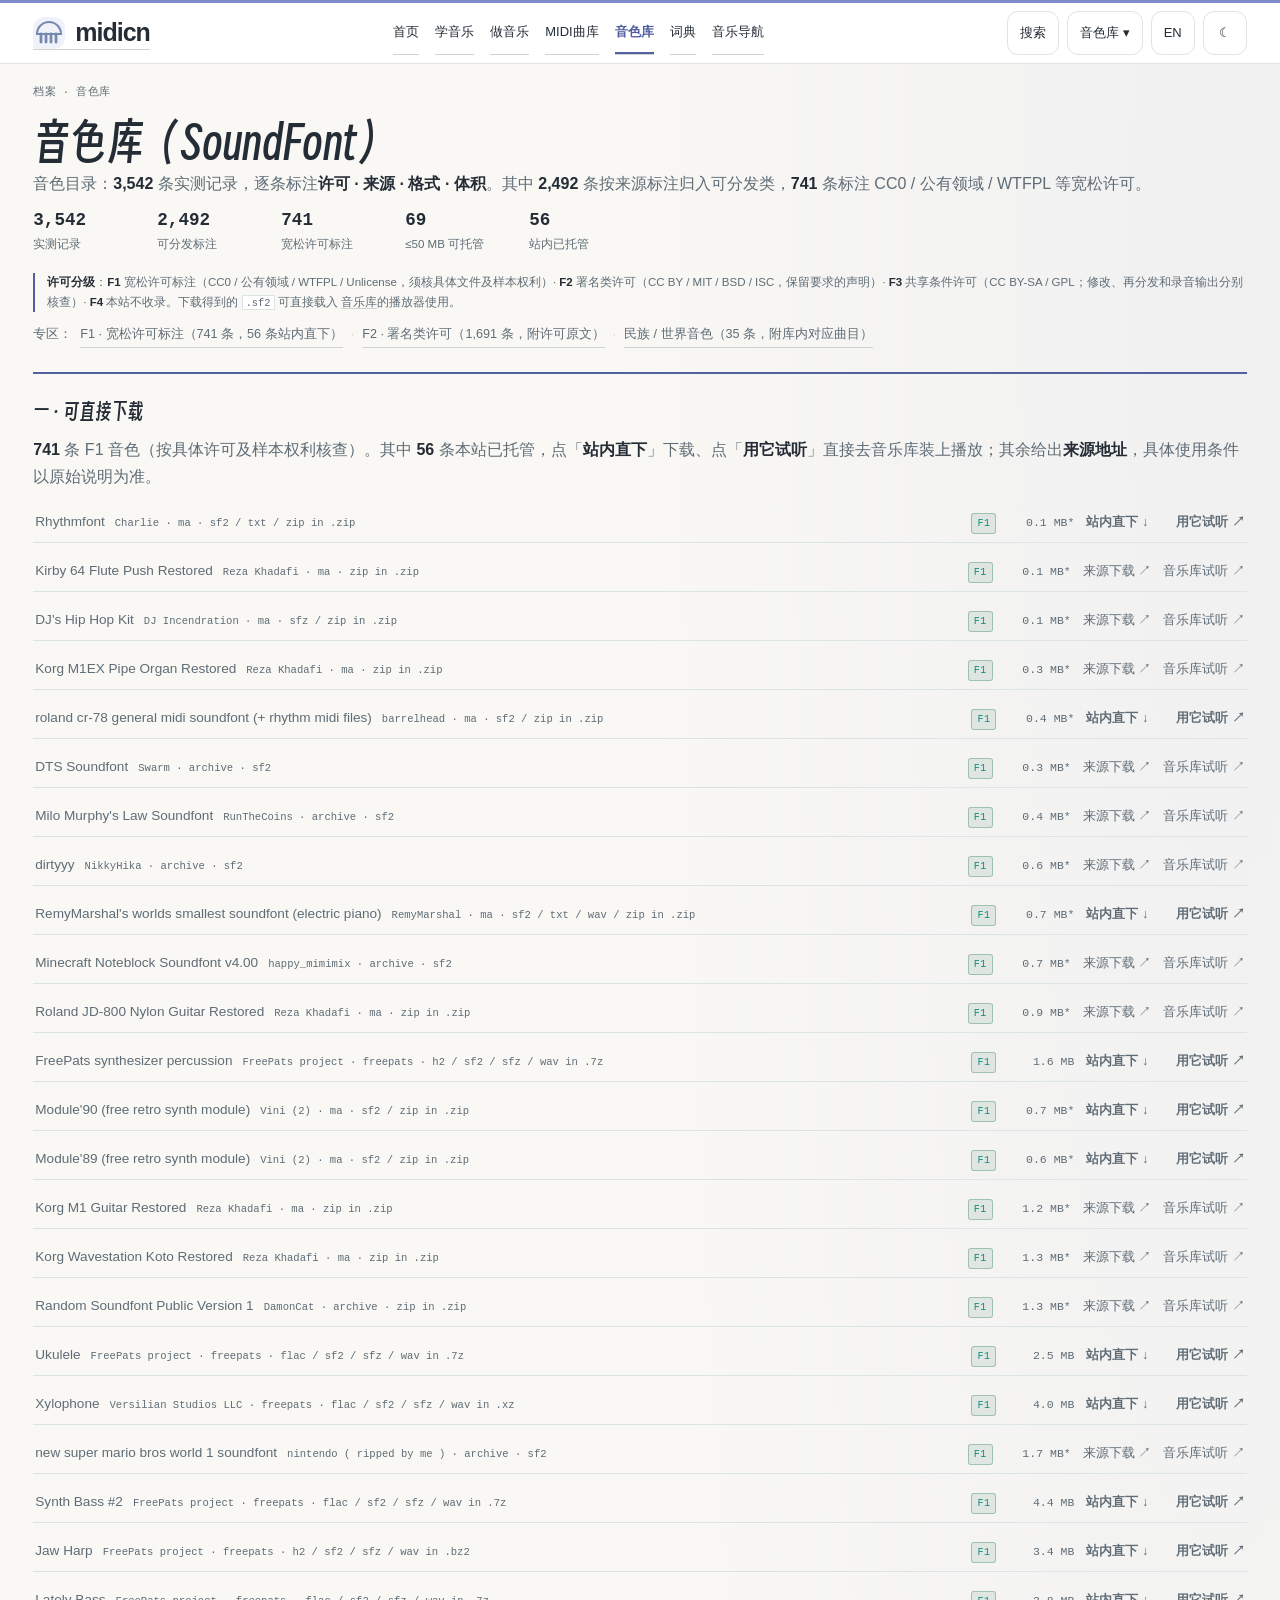
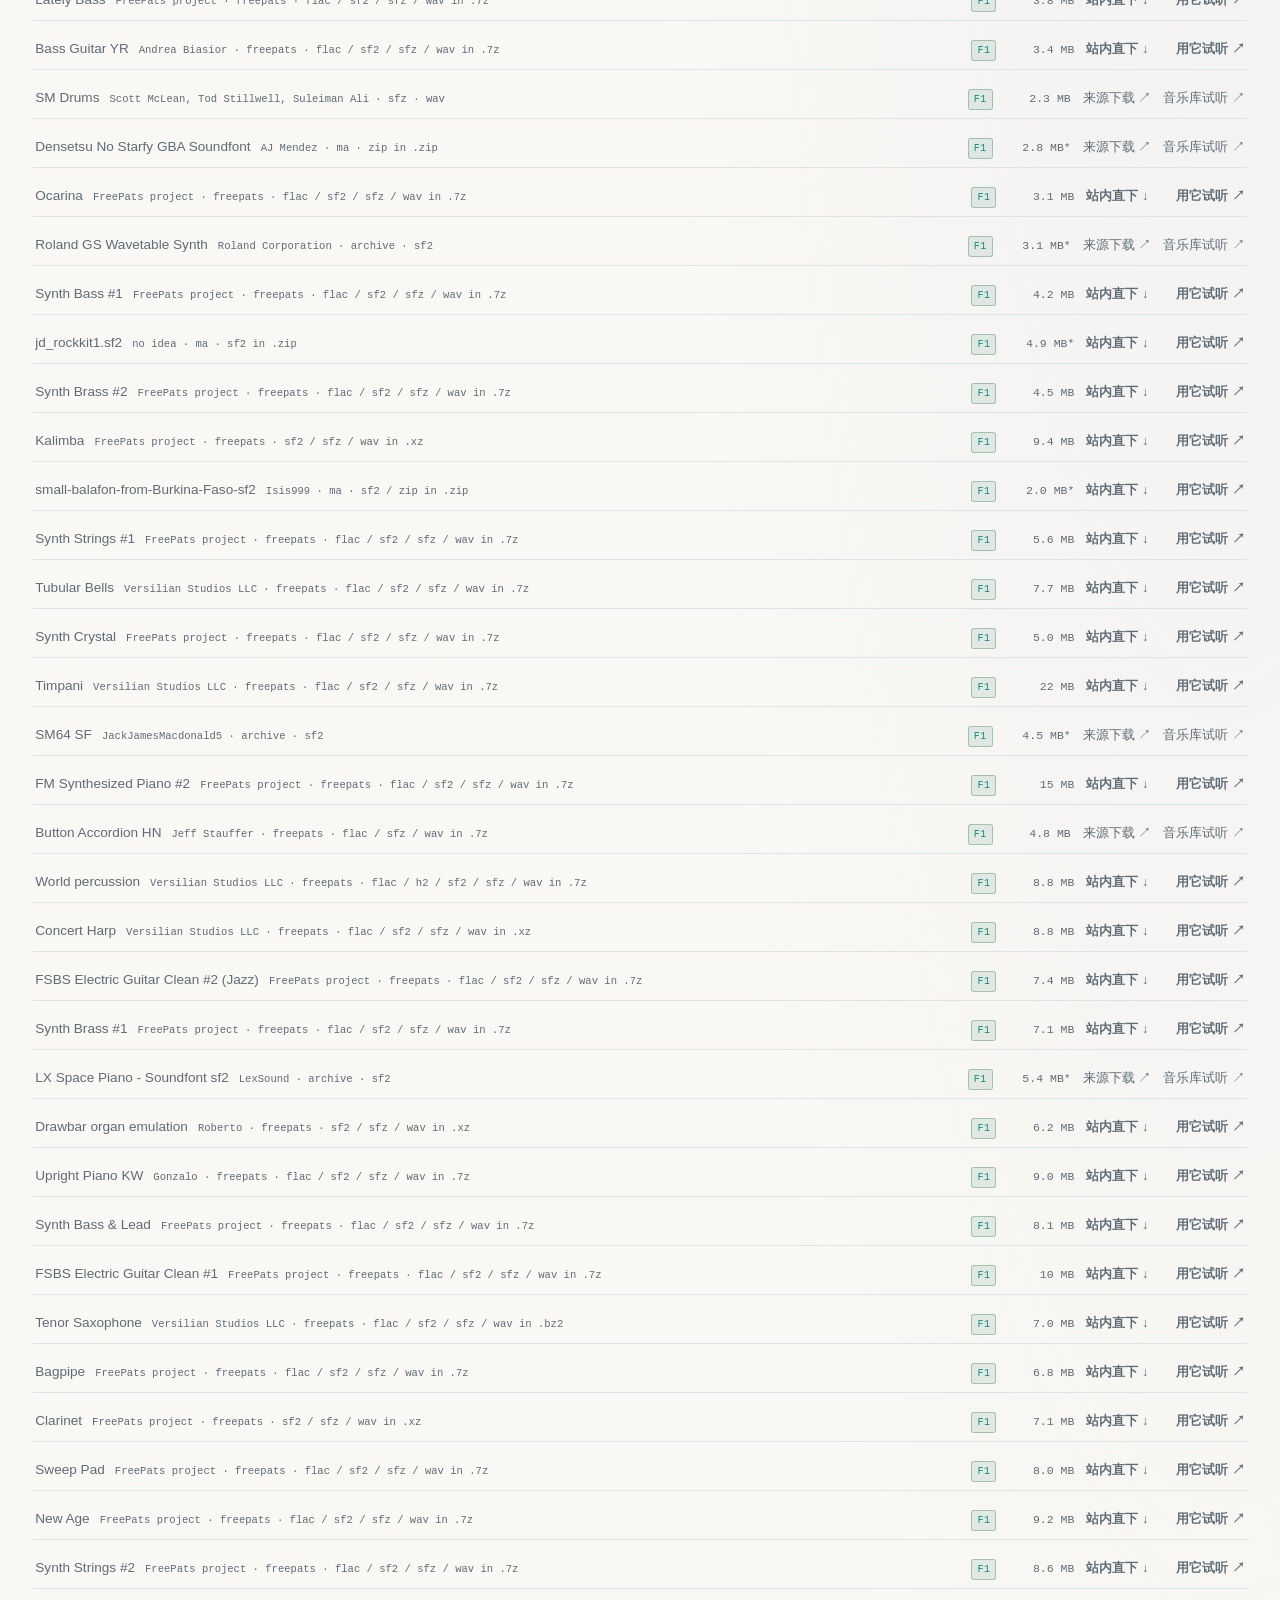
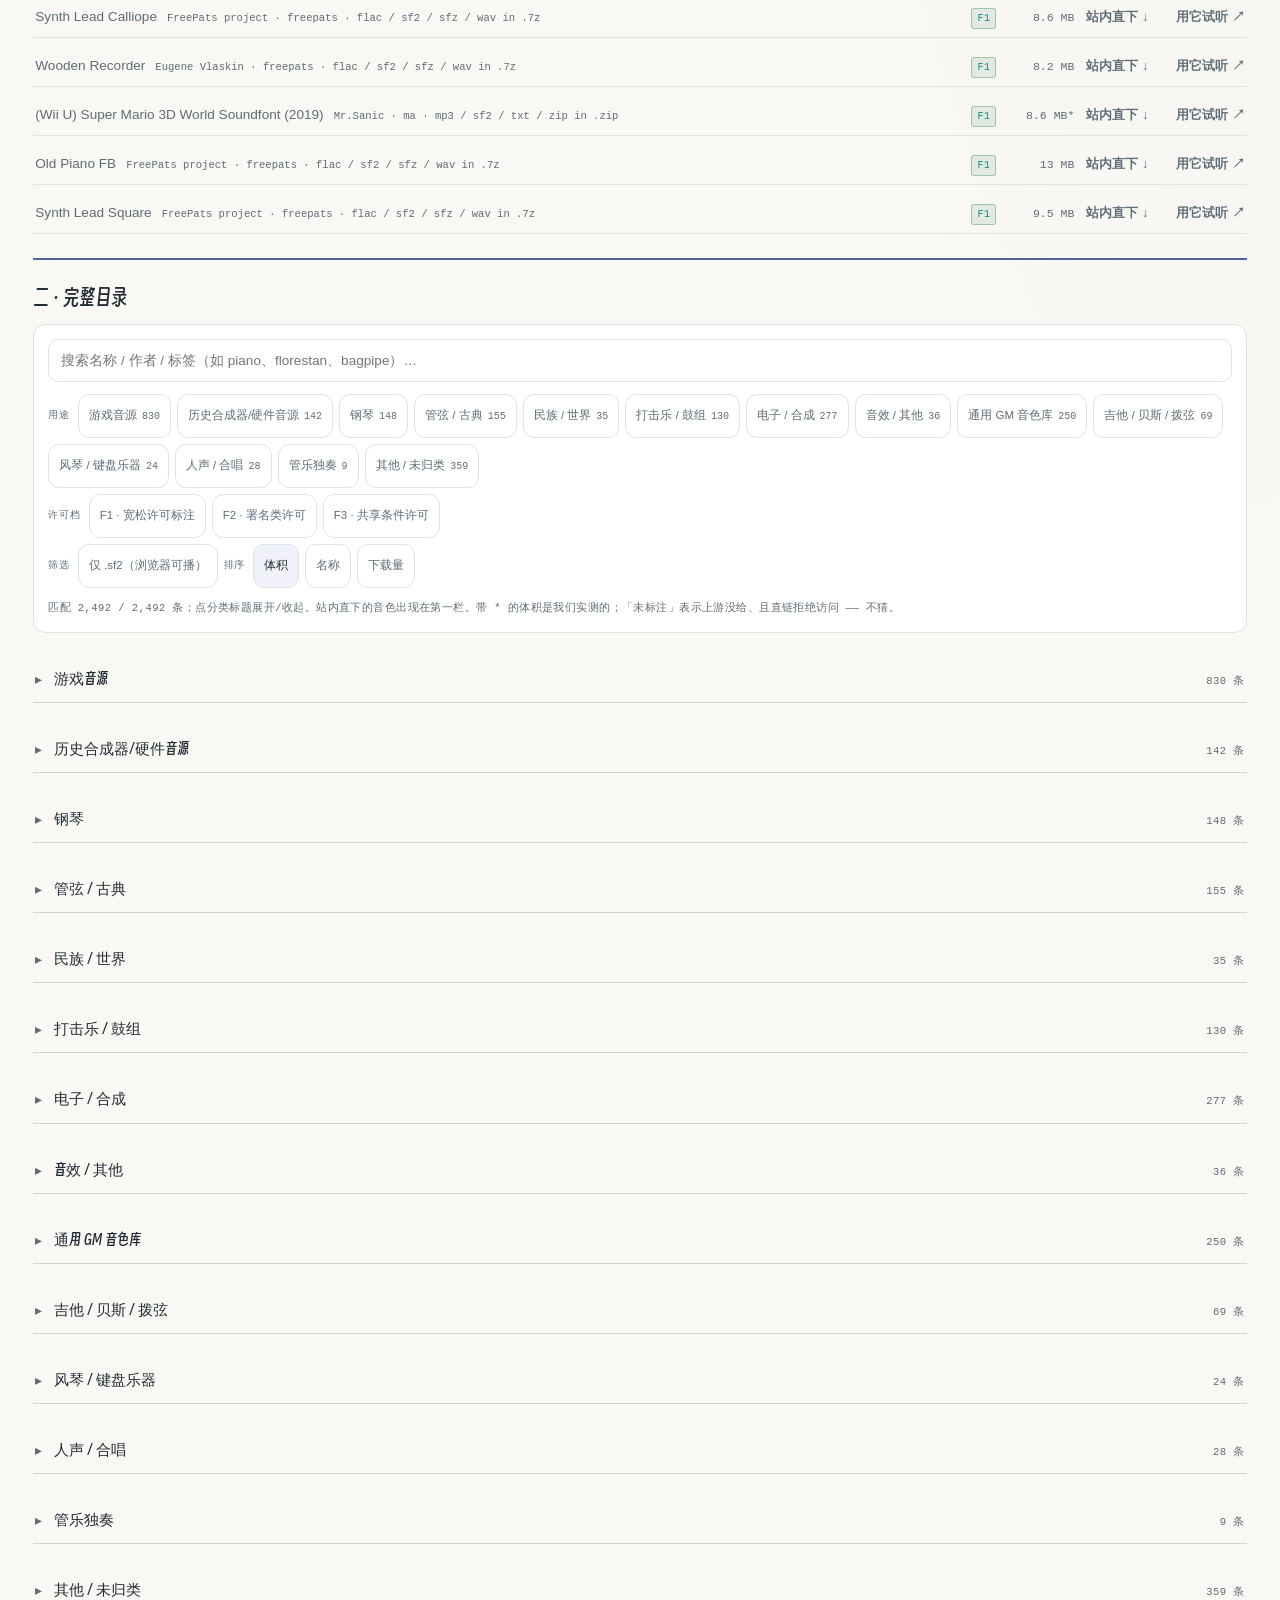
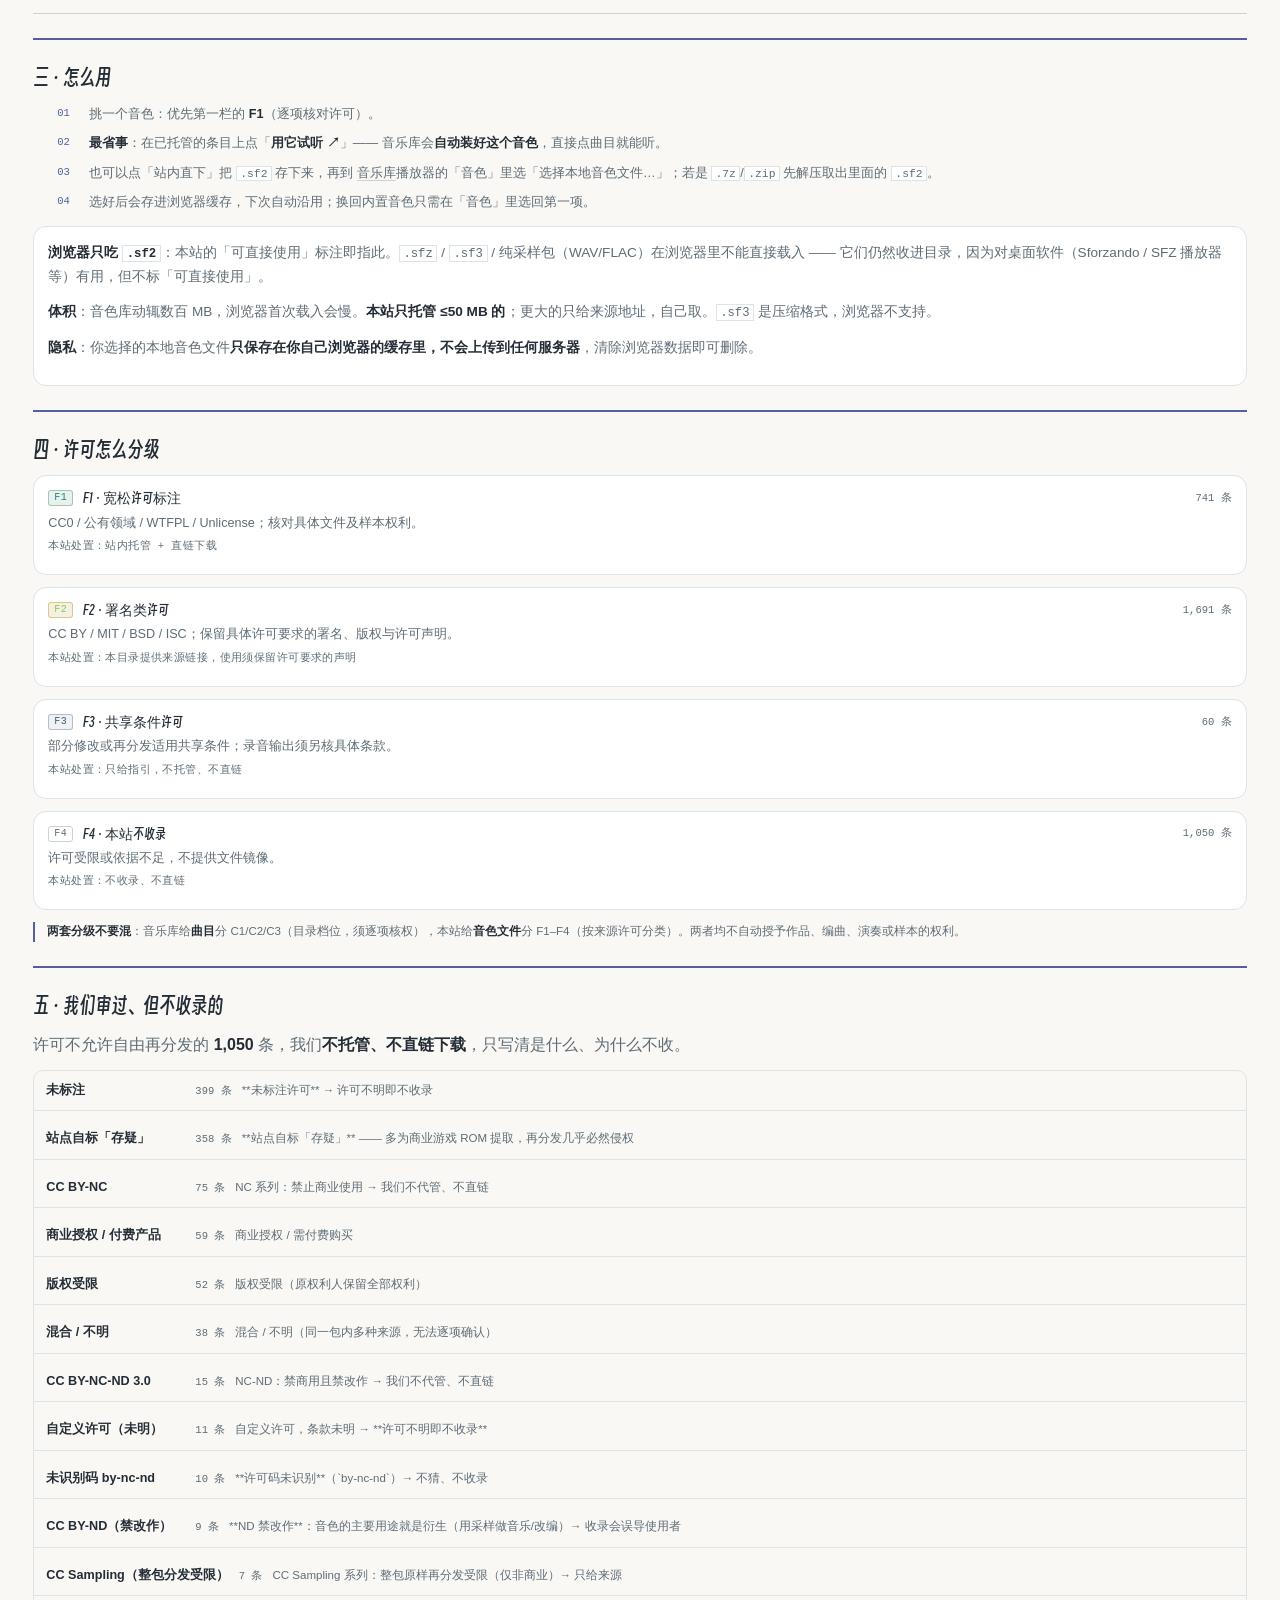
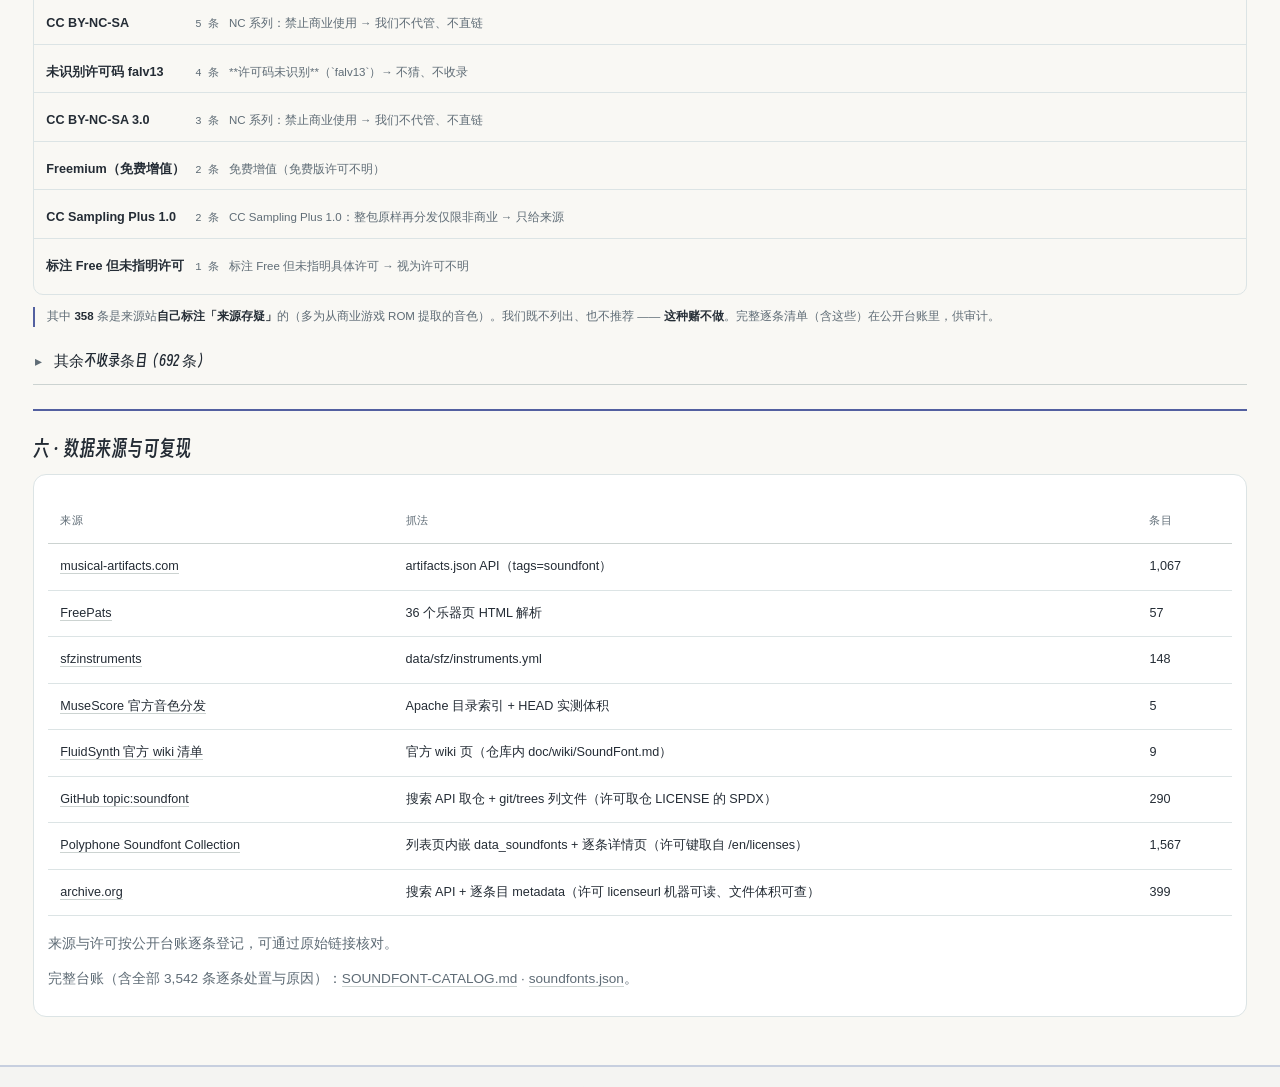
<file: index.html>
<!doctype html>
<html lang="zh-Hans" data-site="sf" data-lang="zh" data-design="v6" data-ui="clean" data-page="catalog" style="--site-accent:#818aca;--site-text:#5360a0">
<head><meta charset="utf-8"><meta name="viewport" content="width=device-width,initial-scale=1,viewport-fit=cover">
<title>音色库（SoundFont）目录 · 许可分级 · 来源可核｜midicn</title><meta name="description" content="midicn 音色库目录：3,542 条记录 · 2,492 条可分发。逐条标注许可、来源、格式与体积。"><meta name="robots" content="index,follow,max-image-preview:large">
<link rel="canonical" href="https://sf.midicn.com/">
<meta property="og:title" content="音色库（SoundFont）目录 · 许可分级 · 来源可核｜midicn"><meta property="og:description" content="midicn 音色库目录：3,542 条记录 · 2,492 条可分发。逐条标注许可、来源、格式与体积。"><meta property="og:type" content="website"><meta property="og:url" content="https://sf.midicn.com/"><meta property="og:site_name" content="midicn · 音色库"><meta property="og:locale" content="zh_CN"><meta property="og:image" content="https://sf.midicn.com/assets/social/share.83d5f5220f72.png"><meta name="twitter:card" content="summary_large_image">
<meta property="og:image:width" content="1200"><meta property="og:image:height" content="630"><meta property="og:image:alt" content="midicn · 音色库"><meta name="twitter:title" content="音色库（SoundFont）目录 · 许可分级 · 来源可核｜midicn"><meta name="twitter:description" content="midicn 音色库目录：3,542 条记录 · 2,492 条可分发。逐条标注许可、来源、格式与体积。"><meta name="twitter:image" content="https://sf.midicn.com/assets/social/share.83d5f5220f72.png">
<link rel="alternate" type="text/plain" title="midicn discovery index" href="https://sf.midicn.com/llms.txt">
<meta name="theme-color" content="#818aca"><link rel="manifest" href="manifest.json"><link rel="apple-touch-icon" href="assets/core/icons/icon-192.png"><link rel="icon" href="favicon.ico" sizes="16x16 32x32 48x48"><link rel="icon" href="favicon.svg" type="image/svg+xml" sizes="any">
<script>(()=>{try{const a=document.cookie.split(';').map(x=>x.trim()).filter(x=>x.startsWith('midicn-theme=')).pop();const v=a?a.split('=')[1]:localStorage.getItem('midicn-theme');if(v==='light'||v==='dark')document.documentElement.dataset.theme=v}catch{}})();</script><link rel="preload" as="font" type="font/woff2" href="assets/fonts/p.4bbf090220.7a003069be5e.woff2" crossorigin><style>@font-face{font-family:"Smiley Sans";src:url("assets/fonts/p.4bbf090220.7a003069be5e.woff2") format("woff2");font-display:swap}</style><link rel="stylesheet" href="assets/ui/base.5c5114daea61.css"><link rel="stylesheet" href="assets/ui/sf-index.10b60d5088d6.css"><script type="application/ld+json">{"@context":"https://schema.org","@graph":[{"@type":"Organization","@id":"https://midicn.com/#organization","name":"midicn","alternateName":["MIDI音乐","MIDI Music","中国MIDI音乐"],"url":"https://midicn.com/","logo":{"@type":"ImageObject","url":"https://midicn.com/assets/core/icons/icon-512.png"}},{"@type":"WebSite","@id":"https://sf.midicn.com/#website","url":"https://sf.midicn.com/","name":"音色库 · midicn","alternateName":["SoundFonts","midicn · 音色库"],"publisher":{"@id":"https://midicn.com/#organization"},"inLanguage":"zh-Hans"},{"@type":"CollectionPage","@id":"https://sf.midicn.com/#webpage","url":"https://sf.midicn.com/","name":"音色库（SoundFont）目录 · 许可分级 · 来源可核｜midicn","description":"midicn 音色库目录：3,542 条记录 · 2,492 条可分发。逐条标注许可、来源、格式与体积。","inLanguage":"zh-Hans","isPartOf":{"@id":"https://sf.midicn.com/#website"},"publisher":{"@id":"https://midicn.com/#organization"}}]}</script></head>
<body><a class="skip-link" href="#main" data-zh="跳至正文" data-en="Skip to content">跳至正文</a>
<header class="site-header">
<a class="site-brand" href="https://midicn.com/" data-zh-href="https://midicn.com/" data-en-href="https://midicn.com/en/" data-zh-label="midicn" data-en-label="midicn" aria-label="midicn"><span class="jf-stack"><svg viewBox="0 0 32 32" width="32" height="32" class="jf jf-idle" aria-hidden="true"><path d="M4 17A12 12 0 0 1 28 17Z" fill="none" stroke="var(--accent)" stroke-width="2.1"/><path d="M8 17V25.0" stroke="var(--accent)" stroke-width="2.8" stroke-linecap="round" fill="none"/><path d="M13 17V25.0" stroke="var(--accent)" stroke-width="2.8" stroke-linecap="round" fill="none"/><path d="M18 17V25.0" stroke="var(--accent)" stroke-width="2.8" stroke-linecap="round" fill="none"/><path d="M23 17V25.0" stroke="var(--accent)" stroke-width="2.8" stroke-linecap="round" fill="none"/></svg></span><b data-zh="midicn" data-en="midicn">midicn</b></a>
<nav class="site-task-nav" data-zh-label="全站导航" data-en-label="Main navigation" aria-label="全站导航"><a href="https://midicn.com/" data-zh="首页" data-en="Home" data-zh-href="https://midicn.com/" data-en-href="https://midicn.com/en/">首页</a><a href="https://midicn.com/learn/" data-zh-href="https://midicn.com/learn/" data-en-href="https://midicn.com/en/learn/" data-zh="学音乐" data-en="Learn">学音乐</a><a href="https://midicn.com/make/" data-zh-href="https://midicn.com/make/" data-en-href="https://midicn.com/en/make/" data-zh="做音乐" data-en="Create">做音乐</a><a href="https://lib.midicn.com/" data-zh="MIDI曲库" data-en="MIDI" data-zh-href="https://lib.midicn.com/" data-en-href="https://lib.midicn.com/">MIDI曲库</a><a href="https://sf.midicn.com/" data-zh="音色库" data-en="SoundFonts" data-zh-href="https://sf.midicn.com/" data-en-href="https://sf.midicn.com/" aria-current="page">音色库</a><a href="https://gloss.midicn.com/" data-zh="词典" data-en="Glossary" data-zh-href="https://gloss.midicn.com/" data-en-href="https://gloss.midicn.com/en/">词典</a><a data-directory-group="directory" href="https://nav.midicn.com/" data-zh="音乐导航" data-en="Directory" data-zh-href="https://nav.midicn.com/" data-en-href="https://nav.midicn.com/">音乐导航</a></nav>
<div class="site-actions"><a class="site-search" href="https://midicn.com/search/" data-zh-href="https://midicn.com/search/" data-en-href="https://midicn.com/en/search/" data-zh="搜索" data-en="Search">搜索</a>
<div class="site-switcher"><button id="navmenu-btn" type="button" aria-expanded="false" aria-controls="navmenu-panel" data-zh="音色库 ▾" data-en="SoundFonts ▾" data-zh-label="切换分站" data-en-label="Choose a site" aria-label="切换分站">音色库 ▾</button><nav id="navmenu-panel" class="site-menu" hidden aria-label="全部分站"><a href="https://midicn.com/" data-zh="首页" data-en="Home" data-zh-href="https://midicn.com/" data-en-href="https://midicn.com/en/"><span class="site-dot" style="--dot:#d9795c" aria-hidden="true"></span><span data-label>首页</span></a><a href="https://nav.midicn.com/" data-zh="音乐导航" data-en="Directory" data-zh-href="https://nav.midicn.com/" data-en-href="https://nav.midicn.com/"><span class="site-dot" style="--dot:#5caaa0" aria-hidden="true"></span><span data-label>音乐导航</span></a><a href="https://ai.midicn.com/" data-zh="AI做音乐" data-en="AI Music" data-zh-href="https://ai.midicn.com/" data-en-href="https://ai.midicn.com/en/"><span class="site-dot" style="--dot:#cb7993" aria-hidden="true"></span><span data-label>AI做音乐</span></a><a href="https://prod.midicn.com/" data-zh="音频" data-en="Audio" data-zh-href="https://prod.midicn.com/" data-en-href="https://prod.midicn.com/en/"><span class="site-dot" style="--dot:#61a9b2" aria-hidden="true"></span><span data-label>音频</span></a><a href="https://hist.midicn.com/" data-zh="音乐史" data-en="Music History" data-zh-href="https://hist.midicn.com/" data-en-href="https://hist.midicn.com/en/"><span class="site-dot" style="--dot:#c49a51" aria-hidden="true"></span><span data-label>音乐史</span></a><a href="https://theo.midicn.com/" data-zh="乐理" data-en="Theory" data-zh-href="https://theo.midicn.com/" data-en-href="https://theo.midicn.com/en/"><span class="site-dot" style="--dot:#9381c6" aria-hidden="true"></span><span data-label>乐理</span></a><a href="https://inst.midicn.com/" data-zh="乐器" data-en="Instruments" data-zh-href="https://inst.midicn.com/" data-en-href="https://inst.midicn.com/en/"><span class="site-dot" style="--dot:#7b9d68" aria-hidden="true"></span><span data-label>乐器</span></a><a href="https://gloss.midicn.com/" data-zh="词典" data-en="Dictionary" data-zh-href="https://gloss.midicn.com/" data-en-href="https://gloss.midicn.com/en/"><span class="site-dot" style="--dot:#a484ae" aria-hidden="true"></span><span data-label>词典</span></a><a href="https://lib.midicn.com/" data-zh="MIDI曲库" data-en="MIDI Library" data-zh-href="https://lib.midicn.com/" data-en-href="https://lib.midicn.com/"><span class="site-dot" style="--dot:#c28a55" aria-hidden="true"></span><span data-label>MIDI曲库</span></a><a href="https://midi.midicn.com/" data-zh="MIDI下载" data-en="MIDI Downloads" data-zh-href="https://midi.midicn.com/" data-en-href="https://midi.midicn.com/"><span class="site-dot" style="--dot:#5ca69c" aria-hidden="true"></span><span data-label>MIDI下载</span></a><a href="https://zip.midicn.com/" data-zh="打包下载" data-en="Packs" data-zh-href="https://zip.midicn.com/" data-en-href="https://zip.midicn.com/"><span class="site-dot" style="--dot:#6995bd" aria-hidden="true"></span><span data-label>打包下载</span></a><a href="https://sf.midicn.com/" data-zh="音色库" data-en="SoundFonts" data-zh-href="https://sf.midicn.com/" data-en-href="https://sf.midicn.com/" aria-current="page"><span class="site-dot" style="--dot:#818aca" aria-hidden="true"></span><span data-label>音色库</span></a></nav></div>
<button id="lang" type="button" data-zh-label="切换语言" data-en-label="Switch language" aria-label="切换语言">EN</button><button id="theme" type="button" aria-label="切换明暗">☾</button></div></header><main id="main" class="doc wide" tabindex="-1">
  <p class="meta" data-zh="档案 · 音色库" data-en="ARCHIVE · SOUNDFONTS">档案 · 音色库</p>
  <h1 data-zh="音色库（SoundFont）" data-en="SoundFont library">音色库（SoundFont）</h1>
  <p class="lede" id="lede"></p>
  <div class="stat" id="stat"></div>

  <div class="note" id="tierNote"></div>

  <!-- 专区入口（S4）：两页是服务端渲染的独立页面，这里只做入口 -->
  <p class="zones" id="zones"></p>

  <!-- ── 一 · 可直接下载（F1 · 站内托管优先） ─────────────────────── -->
  <div class="stitle"><h2 data-zh="一 · 可直接下载" data-en="1 · Ready to download">一 · 可直接下载</h2></div>
  <p class="lede" id="f1Lede"></p>
  <div id="f1"></div>

  <!-- ── 二 · 完整目录 ─────────────────────────────────────────── -->
  <div class="stitle"><h2 data-zh="二 · 完整目录" data-en="2 · Full catalogue">二 · 完整目录</h2></div>

  <div class="panel filterbox">
    <div class="panel-bd">
      <input id="q" type="search" autocomplete="off"
             data-ph-zh="搜索名称 / 作者 / 标签（如 piano、florestan、bagpipe）…"
             data-ph-en="Search name / author / tags (e.g. piano, florestan, bagpipe)…"
             placeholder="搜索名称 / 作者 / 标签…">
      <div class="chips" id="catChips"></div>
      <div class="chips" id="tierChips"></div>
      <div class="chips" id="optChips"></div>
      <p class="meta" id="hint" style="margin:var(--s3) 0 0"></p>
    </div>
  </div>

  <div id="catalog"></div>

  <!-- ── 三 · 怎么用 ───────────────────────────────────────────── -->
  <div class="stitle"><h2 data-zh="三 · 怎么用" data-en="3 · How to use">三 · 怎么用</h2></div>
  <ol class="steps" id="steps"></ol>
  <div class="panel"><div class="panel-bd" id="use"></div></div>

  <!-- ── 四 · 许可分级 ─────────────────────────────────────────── -->
  <div class="stitle"><h2 data-zh="四 · 许可怎么分级" data-en="4 · How licences are graded">四 · 许可怎么分级</h2></div>
  <div id="tiers"></div>
  <div class="note" id="tierCompat"></div>

  <!-- ── 五 · 我们审过但不收录的 ───────────────────────────────── -->
  <div class="stitle"><h2 data-zh="五 · 我们审过、但不收录的" data-en="5 · Reviewed but not listed">五 · 我们审过、但不收录的</h2></div>
  <div id="excluded"></div>

  <!-- ── 六 · 数据来源与可复现 ─────────────────────────────────── -->
  <div class="stitle"><h2 data-zh="六 · 数据来源与可复现" data-en="6 · Sources &amp; reproducibility">六 · 数据来源与可复现</h2></div>
  <div class="panel"><div class="panel-bd" id="sources"></div></div>
</main><p id="midicn-status" role="status" aria-live="polite"></p>
<nav class="site-bottom-nav" aria-label="Mobile navigation"><a href="https://midicn.com/" data-zh="首页" data-en="Home" data-zh-href="https://midicn.com/" data-en-href="https://midicn.com/en/">首页</a><a href="https://midicn.com/learn/" data-zh-href="https://midicn.com/learn/" data-en-href="https://midicn.com/en/learn/" data-zh="学习" data-en="Learn">学习</a><a href="https://midicn.com/make/" data-zh-href="https://midicn.com/make/" data-en-href="https://midicn.com/en/make/" data-zh="制作" data-en="Make">制作</a><a href="https://lib.midicn.com/" data-zh="MIDI库" data-en="MIDI" data-zh-href="https://lib.midicn.com/" data-en-href="https://lib.midicn.com/">MIDI库</a><a href="https://sf.midicn.com/" data-zh="音色库" data-en="Sounds" data-zh-href="https://sf.midicn.com/" data-en-href="https://sf.midicn.com/" aria-current="page">音色库</a><a href="https://nav.midicn.com/" data-zh="导航" data-en="Nav" data-zh-href="https://nav.midicn.com/" data-en-href="https://nav.midicn.com/">导航</a></nav><footer class="site-footer"><div class="footer-ad" data-footer-ad hidden><span class="footer-ad-label" data-zh="广告" data-en="Advertisement">广告</span>
<ins class="adsbygoogle" style="display:block" data-ad-client="ca-pub-0088997035636558" data-ad-slot="1813332933" data-ad-format="auto" data-full-width-responsive="true"></ins></div><div class="footer-line" data-locale="zh"><a class="footer-brand" href="https://midicn.com/">© 2026 midicn</a><nav aria-label="法律声明"><a class="footer-secondary" href="https://midicn.com/about/">关于</a><a href="https://midicn.com/legal/data/terms/">条款</a><a href="https://midicn.com/legal/privacy/">隐私</a><a href="https://midicn.com/legal/data/disclaimer/">免责</a><a href="https://midicn.com/legal/data/copyright/">版权</a><a class="footer-feedback" data-feedback href="https://github.com/midicn/midi-library/issues" rel="noopener">反馈</a></nav></div><div class="footer-line" data-locale="en" hidden><a class="footer-brand" href="https://midicn.com/en/">© 2026 midicn</a><nav aria-label="Legal"><a class="footer-secondary" href="https://midicn.com/en/about/">About</a><a href="https://midicn.com/en/legal/data/terms/">Terms</a><a href="https://midicn.com/en/legal/privacy/">Privacy</a><a href="https://midicn.com/en/legal/data/disclaimer/">Notice</a><a href="https://midicn.com/en/legal/data/copyright/">Rights</a><a class="footer-feedback" data-feedback href="https://github.com/midicn/midi-library/issues" rel="noopener">Feedback</a></nav></div><div class="page-metadata" hidden aria-hidden="true"><p id="footNote"></p><p id="footLic"></p><p id="footLegal"></p></div><noscript><nav class="no-script-sites" aria-label="All sites"><a href="https://nav.midicn.com/" data-zh="音乐导航" data-en="Directory" data-zh-href="https://nav.midicn.com/" data-en-href="https://nav.midicn.com/">音乐导航</a><a href="https://lib.midicn.com/" data-zh="MIDI曲库" data-en="MIDI Library" data-zh-href="https://lib.midicn.com/" data-en-href="https://lib.midicn.com/">MIDI曲库</a><a href="https://midi.midicn.com/" data-zh="MIDI下载" data-en="MIDI Downloads" data-zh-href="https://midi.midicn.com/" data-en-href="https://midi.midicn.com/">MIDI下载</a><a href="https://zip.midicn.com/" data-zh="打包下载" data-en="Packs" data-zh-href="https://zip.midicn.com/" data-en-href="https://zip.midicn.com/">打包下载</a><a href="https://sf.midicn.com/" data-zh="音色库" data-en="SoundFonts" data-zh-href="https://sf.midicn.com/" data-en-href="https://sf.midicn.com/">音色库</a><a href="https://midicn.com/" data-zh="首页" data-en="Home" data-zh-href="https://midicn.com/" data-en-href="https://midicn.com/en/">首页</a><a href="https://gloss.midicn.com/" data-zh="词典" data-en="Dictionary" data-zh-href="https://gloss.midicn.com/" data-en-href="https://gloss.midicn.com/en/">词典</a><a href="https://hist.midicn.com/" data-zh="音乐史" data-en="Music History" data-zh-href="https://hist.midicn.com/" data-en-href="https://hist.midicn.com/en/">音乐史</a><a href="https://theo.midicn.com/" data-zh="乐理" data-en="Theory" data-zh-href="https://theo.midicn.com/" data-en-href="https://theo.midicn.com/en/">乐理</a><a href="https://inst.midicn.com/" data-zh="乐器" data-en="Instruments" data-zh-href="https://inst.midicn.com/" data-en-href="https://inst.midicn.com/en/">乐器</a><a href="https://prod.midicn.com/" data-zh="音频" data-en="Audio" data-zh-href="https://prod.midicn.com/" data-en-href="https://prod.midicn.com/en/">音频</a><a href="https://ai.midicn.com/" data-zh="AI做音乐" data-en="AI Music" data-zh-href="https://ai.midicn.com/" data-en-href="https://ai.midicn.com/en/">AI做音乐</a></nav></noscript></footer>
<script type="application/json" id="midicn-config">{"site":"sf","core":"1.8.1","locale":"zh","localeMode":"inline","serviceWorker":"sw.js","midiLocator":"data/midi-locator.json","midiOrigins":["https://midi.midicn.com","https://zip.midicn.com","https://lib.midicn.com"],"advertising":{"enabled":true,"client":"ca-pub-0088997035636558","slot":"1813332933","host":"sf.midicn.com"}}</script><script defer src="assets/ui/runtime.8b77506dbcb6.js"></script><script defer src="assets/ui/sf-index.1d40a6275225.js"></script></body></html>
</file>
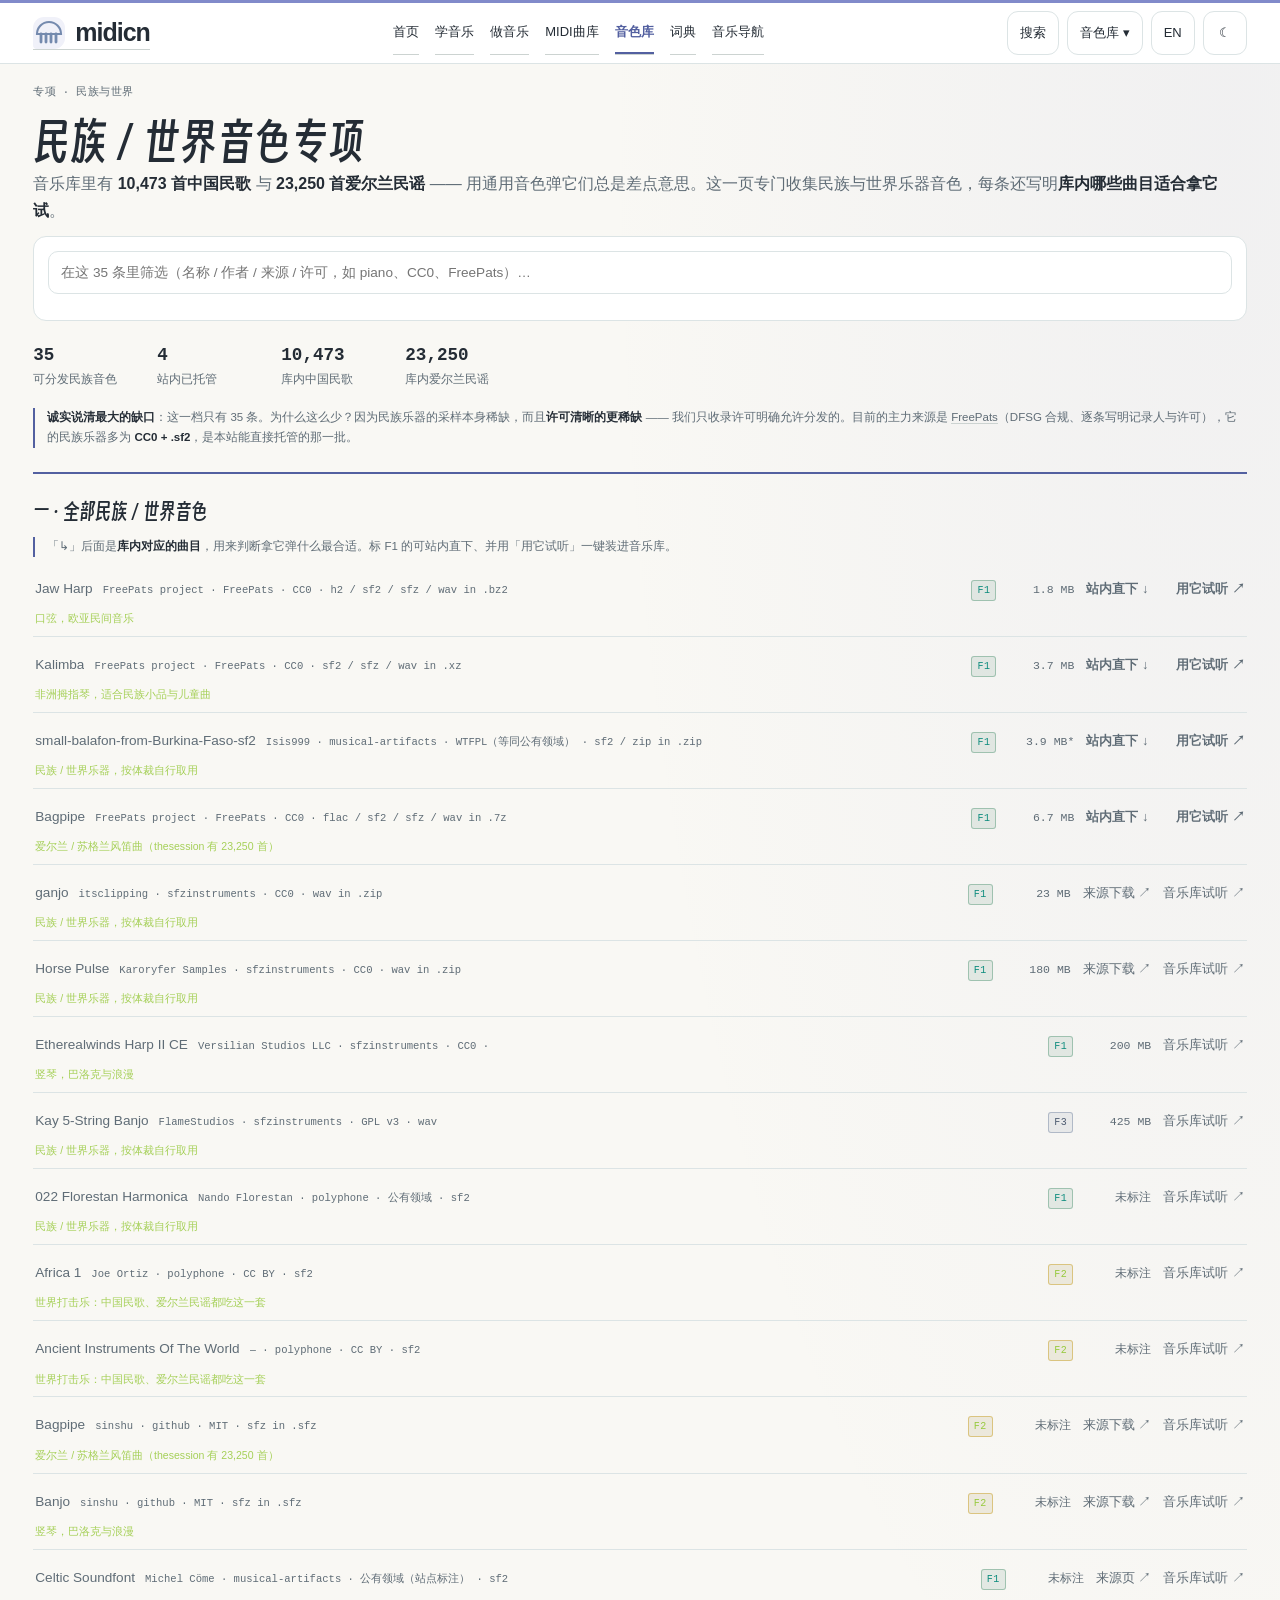
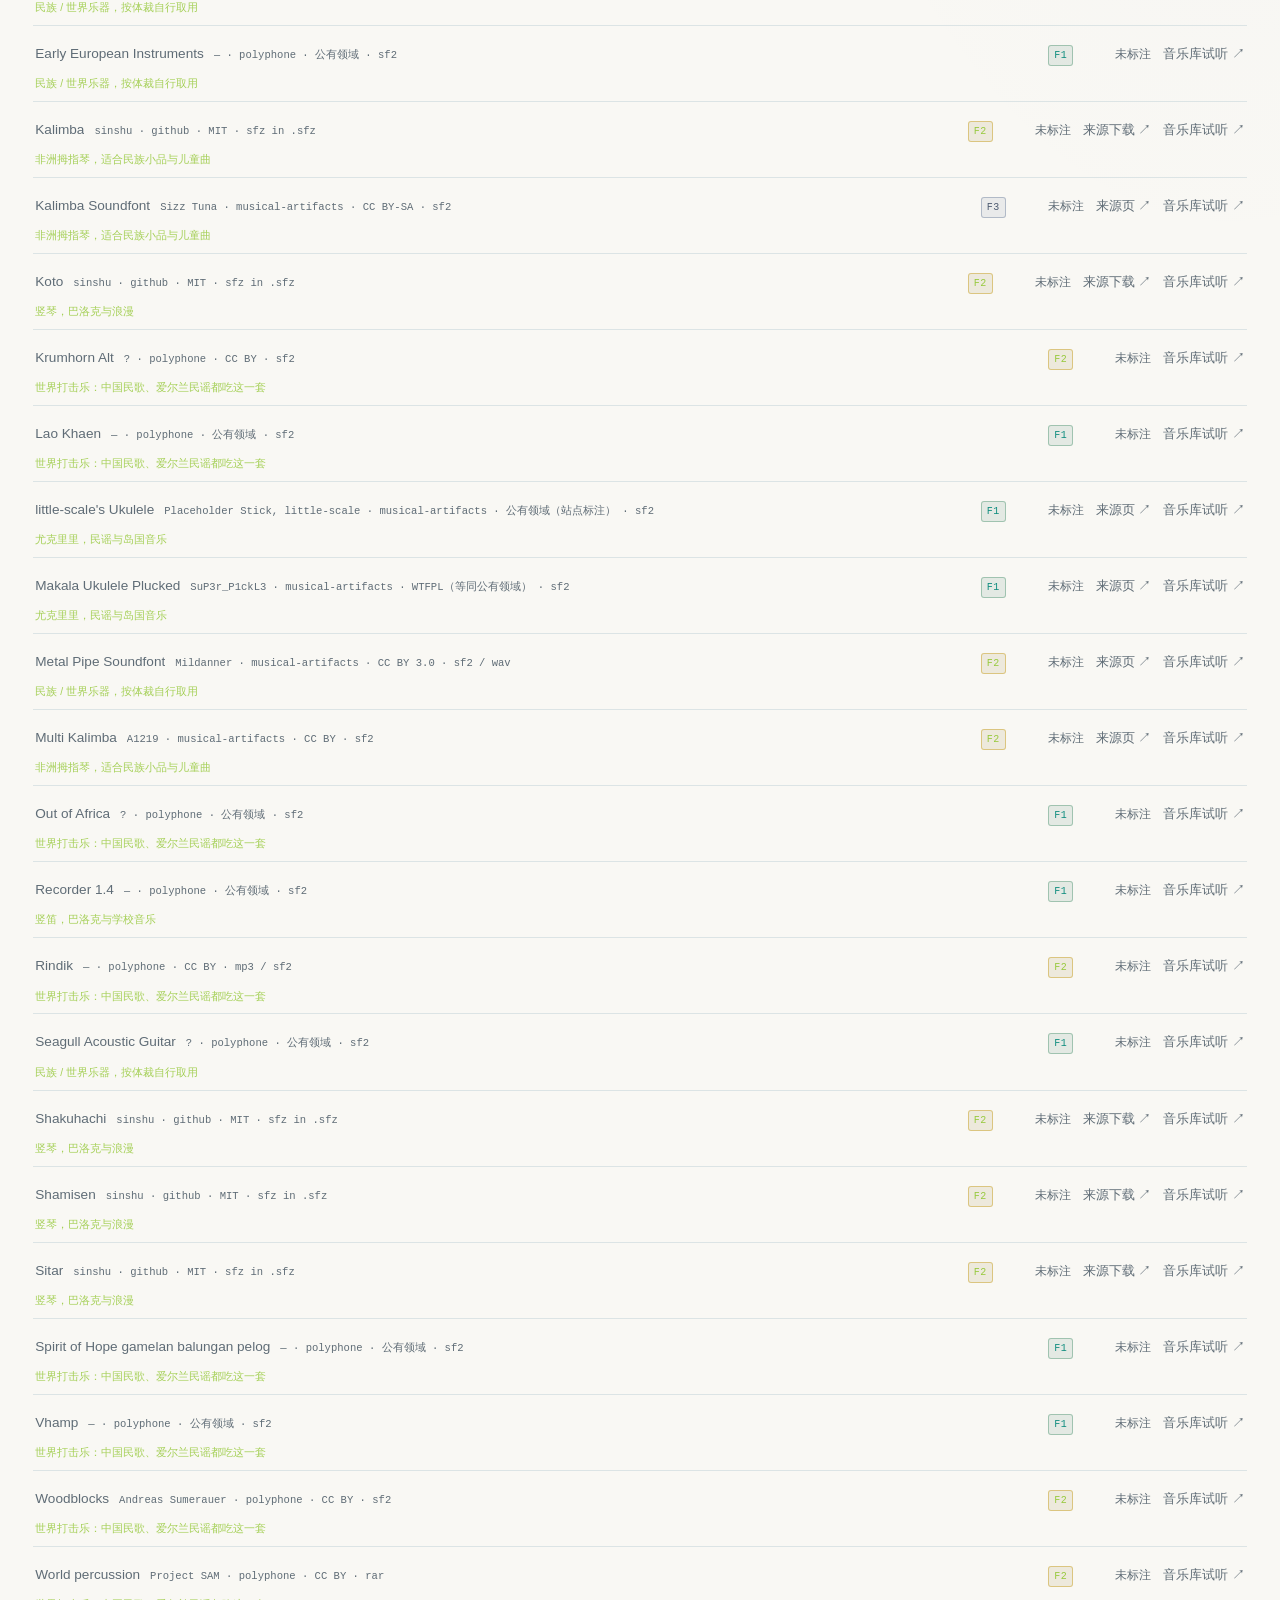
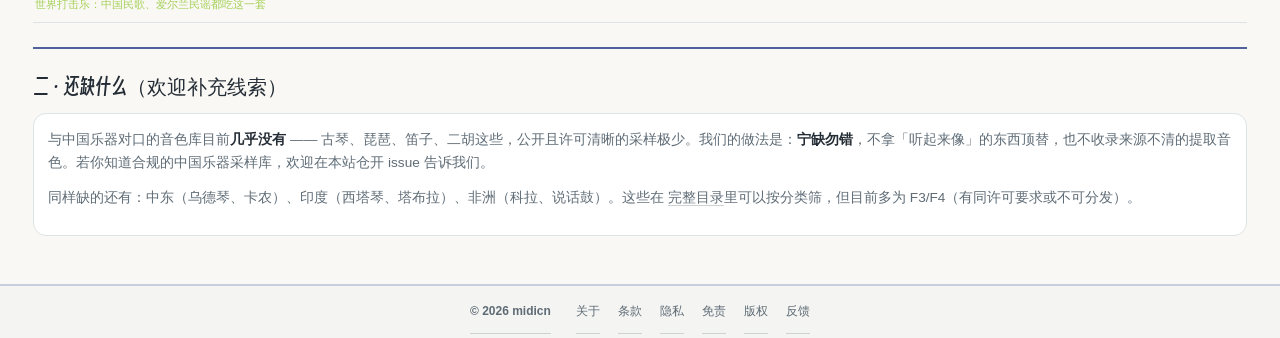
<file: ethnic/index.html>
<!doctype html>
<html lang="zh-Hans" data-site="sf" data-lang="zh" data-design="v6" data-ui="clean" data-page="catalog" style="--site-accent:#818aca;--site-text:#5360a0">
<head><meta charset="utf-8"><meta name="viewport" content="width=device-width,initial-scale=1,viewport-fit=cover">
<title>民族 / 世界音色专项｜midicn</title><meta name="description" content="SoundFont · 民族 / 世界音色专项"><meta name="robots" content="index,follow,max-image-preview:large">
<link rel="canonical" href="https://sf.midicn.com/ethnic/">
<meta property="og:title" content="民族 / 世界音色专项｜midicn"><meta property="og:description" content="SoundFont · 民族 / 世界音色专项"><meta property="og:type" content="website"><meta property="og:url" content="https://sf.midicn.com/ethnic/"><meta property="og:site_name" content="midicn · 音色库"><meta property="og:locale" content="zh_CN"><meta property="og:image" content="https://sf.midicn.com/assets/social/share.83d5f5220f72.png"><meta name="twitter:card" content="summary_large_image">
<meta property="og:image:width" content="1200"><meta property="og:image:height" content="630"><meta property="og:image:alt" content="midicn · 音色库"><meta name="twitter:title" content="民族 / 世界音色专项｜midicn"><meta name="twitter:description" content="SoundFont · 民族 / 世界音色专项"><meta name="twitter:image" content="https://sf.midicn.com/assets/social/share.83d5f5220f72.png">
<link rel="alternate" type="text/plain" title="midicn discovery index" href="https://sf.midicn.com/llms.txt">
<meta name="theme-color" content="#818aca"><link rel="manifest" href="../manifest.json"><link rel="apple-touch-icon" href="../assets/core/icons/icon-192.png"><link rel="icon" href="../favicon.ico" sizes="16x16 32x32 48x48"><link rel="icon" href="../favicon.svg" type="image/svg+xml" sizes="any">
<script>(()=>{try{const a=document.cookie.split(';').map(x=>x.trim()).filter(x=>x.startsWith('midicn-theme=')).pop();const v=a?a.split('=')[1]:localStorage.getItem('midicn-theme');if(v==='light'||v==='dark')document.documentElement.dataset.theme=v}catch{}})();</script><link rel="preload" as="font" type="font/woff2" href="../assets/fonts/p.98d747baaf.a41209d4fb04.woff2" crossorigin><style>@font-face{font-family:"Smiley Sans";src:url("../assets/fonts/p.98d747baaf.a41209d4fb04.woff2") format("woff2");font-display:swap}</style><link rel="stylesheet" href="../assets/ui/base.5c5114daea61.css"><link rel="stylesheet" href="../assets/ui/soundfonts-ethnic.10b60d5088d6.css"><script type="application/ld+json">{"@context":"https://schema.org","@graph":[{"@type":"Organization","@id":"https://midicn.com/#organization","name":"midicn","alternateName":["MIDI音乐","MIDI Music","中国MIDI音乐"],"url":"https://midicn.com/","logo":{"@type":"ImageObject","url":"https://midicn.com/assets/core/icons/icon-512.png"}},{"@type":"WebSite","@id":"https://sf.midicn.com/#website","url":"https://sf.midicn.com/","name":"音色库 · midicn","alternateName":["SoundFonts","midicn · 音色库"],"publisher":{"@id":"https://midicn.com/#organization"},"inLanguage":"zh-Hans"},{"@type":"CollectionPage","@id":"https://sf.midicn.com/ethnic/#webpage","url":"https://sf.midicn.com/ethnic/","name":"民族 / 世界音色专项｜midicn","description":"SoundFont · 民族 / 世界音色专项","inLanguage":"zh-Hans","isPartOf":{"@id":"https://sf.midicn.com/#website"},"publisher":{"@id":"https://midicn.com/#organization"}}]}</script></head>
<body><a class="skip-link" href="#main" data-zh="跳至正文" data-en="Skip to content">跳至正文</a>
<header class="site-header">
<a class="site-brand" href="https://midicn.com/" data-zh-href="https://midicn.com/" data-en-href="https://midicn.com/en/" data-zh-label="midicn" data-en-label="midicn" aria-label="midicn"><span class="jf-stack"><svg viewBox="0 0 32 32" width="32" height="32" class="jf jf-idle" aria-hidden="true"><path d="M4 17A12 12 0 0 1 28 17Z" fill="none" stroke="var(--accent)" stroke-width="2.1"/><path d="M8 17V25.0" stroke="var(--accent)" stroke-width="2.8" stroke-linecap="round" fill="none"/><path d="M13 17V25.0" stroke="var(--accent)" stroke-width="2.8" stroke-linecap="round" fill="none"/><path d="M18 17V25.0" stroke="var(--accent)" stroke-width="2.8" stroke-linecap="round" fill="none"/><path d="M23 17V25.0" stroke="var(--accent)" stroke-width="2.8" stroke-linecap="round" fill="none"/></svg></span><b data-zh="midicn" data-en="midicn">midicn</b></a>
<nav class="site-task-nav" data-zh-label="全站导航" data-en-label="Main navigation" aria-label="全站导航"><a href="https://midicn.com/" data-zh="首页" data-en="Home" data-zh-href="https://midicn.com/" data-en-href="https://midicn.com/en/">首页</a><a href="https://midicn.com/learn/" data-zh-href="https://midicn.com/learn/" data-en-href="https://midicn.com/en/learn/" data-zh="学音乐" data-en="Learn">学音乐</a><a href="https://midicn.com/make/" data-zh-href="https://midicn.com/make/" data-en-href="https://midicn.com/en/make/" data-zh="做音乐" data-en="Create">做音乐</a><a href="https://lib.midicn.com/" data-zh="MIDI曲库" data-en="MIDI" data-zh-href="https://lib.midicn.com/" data-en-href="https://lib.midicn.com/">MIDI曲库</a><a href="https://sf.midicn.com/" data-zh="音色库" data-en="SoundFonts" data-zh-href="https://sf.midicn.com/" data-en-href="https://sf.midicn.com/" aria-current="page">音色库</a><a href="https://gloss.midicn.com/" data-zh="词典" data-en="Glossary" data-zh-href="https://gloss.midicn.com/" data-en-href="https://gloss.midicn.com/en/">词典</a><a data-directory-group="directory" href="https://nav.midicn.com/" data-zh="音乐导航" data-en="Directory" data-zh-href="https://nav.midicn.com/" data-en-href="https://nav.midicn.com/">音乐导航</a></nav>
<div class="site-actions"><a class="site-search" href="https://midicn.com/search/" data-zh-href="https://midicn.com/search/" data-en-href="https://midicn.com/en/search/" data-zh="搜索" data-en="Search">搜索</a>
<div class="site-switcher"><button id="navmenu-btn" type="button" aria-expanded="false" aria-controls="navmenu-panel" data-zh="音色库 ▾" data-en="SoundFonts ▾" data-zh-label="切换分站" data-en-label="Choose a site" aria-label="切换分站">音色库 ▾</button><nav id="navmenu-panel" class="site-menu" hidden aria-label="全部分站"><a href="https://midicn.com/" data-zh="首页" data-en="Home" data-zh-href="https://midicn.com/" data-en-href="https://midicn.com/en/"><span class="site-dot" style="--dot:#d9795c" aria-hidden="true"></span><span data-label>首页</span></a><a href="https://nav.midicn.com/" data-zh="音乐导航" data-en="Directory" data-zh-href="https://nav.midicn.com/" data-en-href="https://nav.midicn.com/"><span class="site-dot" style="--dot:#5caaa0" aria-hidden="true"></span><span data-label>音乐导航</span></a><a href="https://ai.midicn.com/" data-zh="AI做音乐" data-en="AI Music" data-zh-href="https://ai.midicn.com/" data-en-href="https://ai.midicn.com/en/"><span class="site-dot" style="--dot:#cb7993" aria-hidden="true"></span><span data-label>AI做音乐</span></a><a href="https://prod.midicn.com/" data-zh="音频" data-en="Audio" data-zh-href="https://prod.midicn.com/" data-en-href="https://prod.midicn.com/en/"><span class="site-dot" style="--dot:#61a9b2" aria-hidden="true"></span><span data-label>音频</span></a><a href="https://hist.midicn.com/" data-zh="音乐史" data-en="Music History" data-zh-href="https://hist.midicn.com/" data-en-href="https://hist.midicn.com/en/"><span class="site-dot" style="--dot:#c49a51" aria-hidden="true"></span><span data-label>音乐史</span></a><a href="https://theo.midicn.com/" data-zh="乐理" data-en="Theory" data-zh-href="https://theo.midicn.com/" data-en-href="https://theo.midicn.com/en/"><span class="site-dot" style="--dot:#9381c6" aria-hidden="true"></span><span data-label>乐理</span></a><a href="https://inst.midicn.com/" data-zh="乐器" data-en="Instruments" data-zh-href="https://inst.midicn.com/" data-en-href="https://inst.midicn.com/en/"><span class="site-dot" style="--dot:#7b9d68" aria-hidden="true"></span><span data-label>乐器</span></a><a href="https://gloss.midicn.com/" data-zh="词典" data-en="Dictionary" data-zh-href="https://gloss.midicn.com/" data-en-href="https://gloss.midicn.com/en/"><span class="site-dot" style="--dot:#a484ae" aria-hidden="true"></span><span data-label>词典</span></a><a href="https://lib.midicn.com/" data-zh="MIDI曲库" data-en="MIDI Library" data-zh-href="https://lib.midicn.com/" data-en-href="https://lib.midicn.com/"><span class="site-dot" style="--dot:#c28a55" aria-hidden="true"></span><span data-label>MIDI曲库</span></a><a href="https://midi.midicn.com/" data-zh="MIDI下载" data-en="MIDI Downloads" data-zh-href="https://midi.midicn.com/" data-en-href="https://midi.midicn.com/"><span class="site-dot" style="--dot:#5ca69c" aria-hidden="true"></span><span data-label>MIDI下载</span></a><a href="https://zip.midicn.com/" data-zh="打包下载" data-en="Packs" data-zh-href="https://zip.midicn.com/" data-en-href="https://zip.midicn.com/"><span class="site-dot" style="--dot:#6995bd" aria-hidden="true"></span><span data-label>打包下载</span></a><a href="https://sf.midicn.com/" data-zh="音色库" data-en="SoundFonts" data-zh-href="https://sf.midicn.com/" data-en-href="https://sf.midicn.com/" aria-current="page"><span class="site-dot" style="--dot:#818aca" aria-hidden="true"></span><span data-label>音色库</span></a></nav></div>
<button id="lang" type="button" data-zh-label="切换语言" data-en-label="Switch language" aria-label="切换语言">EN</button><button id="theme" type="button" aria-label="切换明暗">☾</button></div></header><main id="main" class="doc doc-catalog" tabindex="-1">

  <p class="meta" data-zh="专项 · 民族与世界" data-en="SPECIAL · ETHNIC &amp; WORLD">专项 · 民族与世界</p>
  <h1 data-zh="民族 / 世界音色专项" data-en="Ethnic &amp; world sound banks">民族 / 世界音色专项</h1>
  <p class="lede" data-rich data-zh="音乐库里有 &lt;b&gt;10,473 首中国民歌&lt;/b&gt; 与 &lt;b&gt;23,250 首爱尔兰民谣&lt;/b&gt; —— 用通用音色弹它们总是差点意思。这一页专门收集民族与世界乐器音色，每条还写明&lt;b&gt;库内哪些曲目适合拿它试&lt;/b&gt;。" data-en="The library holds &lt;b&gt;10,473 Chinese folk songs&lt;/b&gt; and &lt;b&gt;23,250 Irish tunes&lt;/b&gt; — a General MIDI bank always sounds a bit off on them. This page gathers ethnic and world banks, and for each one says &lt;b&gt;which repertoire in the library suits it&lt;/b&gt;."></p>

  <div class="panel filterbox">
    <div class="panel-bd">
      <input id="tq" type="search" autocomplete="off"
             data-ph-zh="在这 35 条里筛选（名称 / 作者 / 来源 / 许可，如 piano、CC0、FreePats）…"
             data-ph-en="Filter these 35 entries (name / author / source / licence, e.g. piano, CC0, FreePats)…"
             placeholder="在这 35 条里筛选…">
      <p class="meta" id="tqn" style="margin:var(--s3) 0 0"></p>
    </div>
  </div>



  <div class="stat">
    <div><b>35</b><span data-zh="可分发民族音色" data-en="redistributable">可分发民族音色</span></div>
    <div><b>4</b><span data-zh="站内已托管" data-en="self-hosted">站内已托管</span></div>
    <div><b>10,473</b><span data-zh="库内中国民歌" data-en="Chinese folk">库内中国民歌</span></div>
    <div><b>23,250</b><span data-zh="库内爱尔兰民谣" data-en="Irish tunes">库内爱尔兰民谣</span></div>
  </div>

  <div class="note" data-rich data-zh="&lt;b&gt;诚实说清最大的缺口&lt;/b&gt;：这一档只有 35 条。为什么这么少？因为民族乐器的采样本身稀缺，而且&lt;b&gt;许可清晰的更稀缺&lt;/b&gt; —— 我们只收录许可明确允许分发的。目前的主力来源是 &lt;a href=&quot;https://freepats.zenvoid.org/&quot; target=&quot;_blank&quot; rel=&quot;noopener&quot;&gt;FreePats&lt;/a&gt;（DFSG 合规、逐条写明记录人与许可），它的民族乐器多为 &lt;b&gt;CC0 + .sf2&lt;/b&gt;，是本站能直接托管的那一批。" data-en="&lt;b&gt;The biggest gap, stated honestly&lt;/b&gt;: this tier has only 35 entries. Ethnic instrument sampling is scarce to begin with, and banks with &lt;i&gt;clear&lt;/i&gt; licences are scarcer — we only list what may legitimately be redistributed. The main source is &lt;a href=&quot;https://freepats.zenvoid.org/&quot; target=&quot;_blank&quot; rel=&quot;noopener&quot;&gt;FreePats&lt;/a&gt; (DFSG-compliant, credits and licence written per item); its ethnic banks are mostly &lt;b&gt;CC0 + .sf2&lt;/b&gt;, which is what we can host directly."></div>

  <div class="stitle"><h2 data-zh="一 · 全部民族 / 世界音色" data-en="1 · All ethnic &amp; world banks">一 · 全部民族 / 世界音色</h2></div>
  <div class="note" data-rich data-zh="「↳」后面是&lt;b&gt;库内对应的曲目&lt;/b&gt;，用来判断拿它弹什么最合适。标 F1 的可站内直下、并用「用它试听」一键装进音乐库。" data-en="After “↳” is the &lt;b&gt;matching repertoire&lt;/b&gt; in the library. F1 entries can be downloaded here and loaded into the library in one click."></div>
  <ul class="slist ethnic"><li class="srow" data-id="fp-ethnic-jaw-harp-jaw-harp"><div class="sr-main"><a class="sr-k" href="https://freepats.zenvoid.org/Ethnic/jaw-harp.html" target="_blank" rel="noopener" title="Jaw Harp">Jaw Harp</a><span class="sr-meta">FreePats project · FreePats · CC0 · h2 / sf2 / sfz / wav in .bz2</span><span class="sr-hit" data-zh="口弦，欧亚民间音乐" data-en="Jew&#x27;s harp — Eurasian folk music">↳ 口弦，欧亚民间音乐</span></div><div class="sr-side"><span class="tierbadge c1">F1</span><span class="sr-z">1.8 MB</span><a class="act dl" data-zh="站内直下 ↓" data-en="Download ↓" href="https://sf.midicn.com/files/jaw-harp-d1b45d2f.sf2" download>站内直下 ↓</a><a class="act lib play" data-zh="用它试听 ↗" data-en="Play with it ↗" href="https://lib.midicn.com/?sf=fp-ethnic-jaw-harp-jaw-harp" target="_blank" rel="noopener">用它试听 ↗</a></div></li><li class="srow" data-id="fp-ethnic-kalimba-kalimba"><div class="sr-main"><a class="sr-k" href="https://freepats.zenvoid.org/Ethnic/kalimba.html" target="_blank" rel="noopener" title="Kalimba">Kalimba</a><span class="sr-meta">FreePats project · FreePats · CC0 · sf2 / sfz / wav in .xz</span><span class="sr-hit" data-zh="非洲拇指琴，适合民族小品与儿童曲" data-en="African thumb piano — folk miniatures and children&#x27;s tunes">↳ 非洲拇指琴，适合民族小品与儿童曲</span></div><div class="sr-side"><span class="tierbadge c1">F1</span><span class="sr-z">3.7 MB</span><a class="act dl" data-zh="站内直下 ↓" data-en="Download ↓" href="https://sf.midicn.com/files/kalimba-8232588e.sf2" download>站内直下 ↓</a><a class="act lib play" data-zh="用它试听 ↗" data-en="Play with it ↗" href="https://lib.midicn.com/?sf=fp-ethnic-kalimba-kalimba" target="_blank" rel="noopener">用它试听 ↗</a></div></li><li class="srow" data-id="ma-420"><div class="sr-main"><a class="sr-k" href="https://musical-artifacts.com/artifacts/420" target="_blank" rel="noopener" title="small-balafon-from-Burkina-Faso-sf2">small-balafon-from-Burkina-Faso-sf2</a><span class="sr-meta">Isis999 · musical-artifacts · WTFPL（等同公有领域） · sf2 / zip in .zip</span><span class="sr-hit" data-zh="民族 / 世界乐器，按体裁自行取用" data-en="Ethnic / world instrument — pick a fitting repertoire">↳ 民族 / 世界乐器，按体裁自行取用</span></div><div class="sr-side"><span class="tierbadge c1">F1</span><span class="sr-z">3.9 MB*</span><a class="act dl" data-zh="站内直下 ↓" data-en="Download ↓" href="https://sf.midicn.com/files/small-balafon-from-burkina-faso-sf2-7910efe8.sf2" download>站内直下 ↓</a><a class="act lib play" data-zh="用它试听 ↗" data-en="Play with it ↗" href="https://lib.midicn.com/?sf=ma-420" target="_blank" rel="noopener">用它试听 ↗</a></div></li><li class="srow" data-id="fp-ethnic-bagpipe-bagpipe"><div class="sr-main"><a class="sr-k" href="https://freepats.zenvoid.org/Ethnic/bagpipe.html" target="_blank" rel="noopener" title="Bagpipe">Bagpipe</a><span class="sr-meta">FreePats project · FreePats · CC0 · flac / sf2 / sfz / wav in .7z</span><span class="sr-hit" data-zh="爱尔兰 / 苏格兰风笛曲（thesession 有 23,250 首）" data-en="Irish &amp; Scottish pipe tunes (23,250 in thesession)">↳ 爱尔兰 / 苏格兰风笛曲（thesession 有 23,250 首）</span></div><div class="sr-side"><span class="tierbadge c1">F1</span><span class="sr-z">6.7 MB</span><a class="act dl" data-zh="站内直下 ↓" data-en="Download ↓" href="https://sf.midicn.com/files/bagpipe-6948bad4.sf2" download>站内直下 ↓</a><a class="act lib play" data-zh="用它试听 ↗" data-en="Play with it ↗" href="https://lib.midicn.com/?sf=fp-ethnic-bagpipe-bagpipe" target="_blank" rel="noopener">用它试听 ↗</a></div></li><li class="srow" data-id="sfz-ganjo"><div class="sr-main"><a class="sr-k" href="https://sfzinstruments.github.io/folk/ganjo/" target="_blank" rel="noopener" title="ganjo">ganjo</a><span class="sr-meta">itsclipping · sfzinstruments · CC0 · wav in .zip</span><span class="sr-hit" data-zh="民族 / 世界乐器，按体裁自行取用" data-en="Ethnic / world instrument — pick a fitting repertoire">↳ 民族 / 世界乐器，按体裁自行取用</span></div><div class="sr-side"><span class="tierbadge c1">F1</span><span class="sr-z">23 MB</span><a class="act src" data-zh="来源下载 ↗" data-en="Source ↗" href="https://github.com/sfzinstruments/ganjo/releases/download/v1.000/ganjo-v1.000.zip" target="_blank" rel="noopener">来源下载 ↗</a><a class="act lib" data-zh="音乐库试听 ↗" data-en="Try in library ↗" href="https://lib.midicn.com/" target="_blank" rel="noopener">音乐库试听 ↗</a></div></li><li class="srow" data-id="sfz-horse-pulse"><div class="sr-main"><a class="sr-k" href="https://sfzinstruments.github.io/folk/horse-pulse/" target="_blank" rel="noopener" title="Horse Pulse">Horse Pulse</a><span class="sr-meta">Karoryfer Samples · sfzinstruments · CC0 · wav in .zip</span><span class="sr-hit" data-zh="民族 / 世界乐器，按体裁自行取用" data-en="Ethnic / world instrument — pick a fitting repertoire">↳ 民族 / 世界乐器，按体裁自行取用</span></div><div class="sr-side"><span class="tierbadge c1">F1</span><span class="sr-z">180 MB</span><a class="act src" data-zh="来源下载 ↗" data-en="Source ↗" href="https://github.com/sfzinstruments/Karoryfer.HorsePulse/releases/download/v1.000/Karoryfer_Horse_Pulse_1000.zip" target="_blank" rel="noopener">来源下载 ↗</a><a class="act lib" data-zh="音乐库试听 ↗" data-en="Try in library ↗" href="https://lib.midicn.com/" target="_blank" rel="noopener">音乐库试听 ↗</a></div></li><li class="srow" data-id="sfz-guitars"><div class="sr-main"><a class="sr-k" href="https://sfzinstruments.github.io/folk/guitars/" target="_blank" rel="noopener" title="Etherealwinds Harp II CE">Etherealwinds Harp II CE</a><span class="sr-meta">Versilian Studios LLC · sfzinstruments · CC0 · </span><span class="sr-hit" data-zh="竖琴，巴洛克与浪漫" data-en="Harp — Baroque and Romantic">↳ 竖琴，巴洛克与浪漫</span></div><div class="sr-side"><span class="tierbadge c1">F1</span><span class="sr-z">200 MB</span><a class="act lib" data-zh="音乐库试听 ↗" data-en="Try in library ↗" href="https://lib.midicn.com/" target="_blank" rel="noopener">音乐库试听 ↗</a></div></li><li class="srow" data-id="sfz-kay_5_string_banjo"><div class="sr-main"><a class="sr-k" href="https://sfzinstruments.github.io/folk/kay_5_string_banjo/" target="_blank" rel="noopener" title="Kay 5-String Banjo">Kay 5-String Banjo</a><span class="sr-meta">FlameStudios · sfzinstruments · GPL v3 · wav</span><span class="sr-hit" data-zh="民族 / 世界乐器，按体裁自行取用" data-en="Ethnic / world instrument — pick a fitting repertoire">↳ 民族 / 世界乐器，按体裁自行取用</span></div><div class="sr-side"><span class="tierbadge c3">F3</span><span class="sr-z">425 MB</span><a class="act lib" data-zh="音乐库试听 ↗" data-en="Try in library ↗" href="https://lib.midicn.com/" target="_blank" rel="noopener">音乐库试听 ↗</a></div></li><li class="srow" data-id="pp-205-022-florestan-harmonica"><div class="sr-main"><a class="sr-k" href="https://www.polyphone-soundfonts.com/en/soundfonts/reeds/205-022-florestan-harmonica" target="_blank" rel="noopener" title="022 Florestan Harmonica">022 Florestan Harmonica</a><span class="sr-meta">Nando Florestan · polyphone · 公有领域 · sf2</span><span class="sr-hit" data-zh="民族 / 世界乐器，按体裁自行取用" data-en="Ethnic / world instrument — pick a fitting repertoire">↳ 民族 / 世界乐器，按体裁自行取用</span></div><div class="sr-side"><span class="tierbadge c1">F1</span><span class="sr-z">未标注</span><a class="act lib" data-zh="音乐库试听 ↗" data-en="Try in library ↗" href="https://lib.midicn.com/" target="_blank" rel="noopener">音乐库试听 ↗</a></div></li><li class="srow" data-id="pp-353-africa-1"><div class="sr-main"><a class="sr-k" href="https://www.polyphone-soundfonts.com/en/soundfonts/unpitched-percussion/353-africa-1" target="_blank" rel="noopener" title="Africa 1">Africa 1</a><span class="sr-meta">Joe Ortiz · polyphone · CC BY · sf2</span><span class="sr-hit" data-zh="世界打击乐：中国民歌、爱尔兰民谣都吃这一套" data-en="World percussion — fits both the Chinese folk and Irish collections">↳ 世界打击乐：中国民歌、爱尔兰民谣都吃这一套</span></div><div class="sr-side"><span class="tierbadge c2">F2</span><span class="sr-z">未标注</span><a class="act lib" data-zh="音乐库试听 ↗" data-en="Try in library ↗" href="https://lib.midicn.com/" target="_blank" rel="noopener">音乐库试听 ↗</a></div></li><li class="srow" data-id="pp-530-ancient-instruments-of-the-world"><div class="sr-main"><a class="sr-k" href="https://www.polyphone-soundfonts.com/en/soundfonts/soundscapes/530-ancient-instruments-of-the-world" target="_blank" rel="noopener" title="Ancient Instruments Of The World">Ancient Instruments Of The World</a><span class="sr-meta">— · polyphone · CC BY · sf2</span><span class="sr-hit" data-zh="世界打击乐：中国民歌、爱尔兰民谣都吃这一套" data-en="World percussion — fits both the Chinese folk and Irish collections">↳ 世界打击乐：中国民歌、爱尔兰民谣都吃这一套</span></div><div class="sr-side"><span class="tierbadge c2">F2</span><span class="sr-z">未标注</span><a class="act lib" data-zh="音乐库试听 ↗" data-en="Try in library ↗" href="https://lib.midicn.com/" target="_blank" rel="noopener">音乐库试听 ↗</a></div></li><li class="srow" data-id="gh-sinshu-csharpsynthproject-res-patches-gmbank-patches-bagpipe-sfz"><div class="sr-main"><a class="sr-k" href="https://github.com/sinshu/CSharpSynthProject" target="_blank" rel="noopener" title="Bagpipe">Bagpipe</a><span class="sr-meta">sinshu · github · MIT · sfz in .sfz</span><span class="sr-hit" data-zh="爱尔兰 / 苏格兰风笛曲（thesession 有 23,250 首）" data-en="Irish &amp; Scottish pipe tunes (23,250 in thesession)">↳ 爱尔兰 / 苏格兰风笛曲（thesession 有 23,250 首）</span></div><div class="sr-side"><span class="tierbadge c2">F2</span><span class="sr-z">未标注</span><a class="act src" data-zh="来源下载 ↗" data-en="Source ↗" href="https://raw.githubusercontent.com/sinshu/CSharpSynthProject/master/RES/Patches/GMBank/patches/Bagpipe.sfz" target="_blank" rel="noopener">来源下载 ↗</a><a class="act lib" data-zh="音乐库试听 ↗" data-en="Try in library ↗" href="https://lib.midicn.com/" target="_blank" rel="noopener">音乐库试听 ↗</a></div></li><li class="srow" data-id="gh-sinshu-csharpsynthproject-res-patches-gmbank-patches-banjo-sfz"><div class="sr-main"><a class="sr-k" href="https://github.com/sinshu/CSharpSynthProject" target="_blank" rel="noopener" title="Banjo">Banjo</a><span class="sr-meta">sinshu · github · MIT · sfz in .sfz</span><span class="sr-hit" data-zh="竖琴，巴洛克与浪漫" data-en="Harp — Baroque and Romantic">↳ 竖琴，巴洛克与浪漫</span></div><div class="sr-side"><span class="tierbadge c2">F2</span><span class="sr-z">未标注</span><a class="act src" data-zh="来源下载 ↗" data-en="Source ↗" href="https://raw.githubusercontent.com/sinshu/CSharpSynthProject/master/RES/Patches/GMBank/patches/Banjo.sfz" target="_blank" rel="noopener">来源下载 ↗</a><a class="act lib" data-zh="音乐库试听 ↗" data-en="Try in library ↗" href="https://lib.midicn.com/" target="_blank" rel="noopener">音乐库试听 ↗</a></div></li><li class="srow" data-id="ma-369"><div class="sr-main"><a class="sr-k" href="https://musical-artifacts.com/artifacts/369" target="_blank" rel="noopener" title="Celtic Soundfont">Celtic Soundfont</a><span class="sr-meta">Michel Cöme · musical-artifacts · 公有领域（站点标注） · sf2</span><span class="sr-hit" data-zh="民族 / 世界乐器，按体裁自行取用" data-en="Ethnic / world instrument — pick a fitting repertoire">↳ 民族 / 世界乐器，按体裁自行取用</span></div><div class="sr-side"><span class="tierbadge c1">F1</span><span class="sr-z">未标注</span><a class="act src" data-zh="来源页 ↗" data-en="Source page ↗" href="https://musical-artifacts.com/artifacts/369" target="_blank" rel="noopener" title="上游直链拒绝直接访问（实测 403），请到来源页取">来源页 ↗</a><a class="act lib" data-zh="音乐库试听 ↗" data-en="Try in library ↗" href="https://lib.midicn.com/" target="_blank" rel="noopener">音乐库试听 ↗</a></div></li><li class="srow" data-id="pp-516-early-european-instruments"><div class="sr-main"><a class="sr-k" href="https://www.polyphone-soundfonts.com/en/soundfonts/instrument-sets/516-early-european-instruments" target="_blank" rel="noopener" title="Early European Instruments">Early European Instruments</a><span class="sr-meta">— · polyphone · 公有领域 · sf2</span><span class="sr-hit" data-zh="民族 / 世界乐器，按体裁自行取用" data-en="Ethnic / world instrument — pick a fitting repertoire">↳ 民族 / 世界乐器，按体裁自行取用</span></div><div class="sr-side"><span class="tierbadge c1">F1</span><span class="sr-z">未标注</span><a class="act lib" data-zh="音乐库试听 ↗" data-en="Try in library ↗" href="https://lib.midicn.com/" target="_blank" rel="noopener">音乐库试听 ↗</a></div></li><li class="srow" data-id="gh-sinshu-csharpsynthproject-res-patches-gmbank-patches-kalimba-sfz"><div class="sr-main"><a class="sr-k" href="https://github.com/sinshu/CSharpSynthProject" target="_blank" rel="noopener" title="Kalimba">Kalimba</a><span class="sr-meta">sinshu · github · MIT · sfz in .sfz</span><span class="sr-hit" data-zh="非洲拇指琴，适合民族小品与儿童曲" data-en="African thumb piano — folk miniatures and children&#x27;s tunes">↳ 非洲拇指琴，适合民族小品与儿童曲</span></div><div class="sr-side"><span class="tierbadge c2">F2</span><span class="sr-z">未标注</span><a class="act src" data-zh="来源下载 ↗" data-en="Source ↗" href="https://raw.githubusercontent.com/sinshu/CSharpSynthProject/master/RES/Patches/GMBank/patches/Kalimba.sfz" target="_blank" rel="noopener">来源下载 ↗</a><a class="act lib" data-zh="音乐库试听 ↗" data-en="Try in library ↗" href="https://lib.midicn.com/" target="_blank" rel="noopener">音乐库试听 ↗</a></div></li><li class="srow" data-id="ma-4039"><div class="sr-main"><a class="sr-k" href="https://musical-artifacts.com/artifacts/4039" target="_blank" rel="noopener" title="Kalimba Soundfont">Kalimba Soundfont</a><span class="sr-meta">Sizz Tuna · musical-artifacts · CC BY-SA · sf2</span><span class="sr-hit" data-zh="非洲拇指琴，适合民族小品与儿童曲" data-en="African thumb piano — folk miniatures and children&#x27;s tunes">↳ 非洲拇指琴，适合民族小品与儿童曲</span></div><div class="sr-side"><span class="tierbadge c3">F3</span><span class="sr-z">未标注</span><a class="act src" data-zh="来源页 ↗" data-en="Source page ↗" href="https://musical-artifacts.com/artifacts/4039" target="_blank" rel="noopener" title="上游直链拒绝直接访问（实测 403），请到来源页取">来源页 ↗</a><a class="act lib" data-zh="音乐库试听 ↗" data-en="Try in library ↗" href="https://lib.midicn.com/" target="_blank" rel="noopener">音乐库试听 ↗</a></div></li><li class="srow" data-id="gh-sinshu-csharpsynthproject-res-patches-gmbank-patches-koto-sfz"><div class="sr-main"><a class="sr-k" href="https://github.com/sinshu/CSharpSynthProject" target="_blank" rel="noopener" title="Koto">Koto</a><span class="sr-meta">sinshu · github · MIT · sfz in .sfz</span><span class="sr-hit" data-zh="竖琴，巴洛克与浪漫" data-en="Harp — Baroque and Romantic">↳ 竖琴，巴洛克与浪漫</span></div><div class="sr-side"><span class="tierbadge c2">F2</span><span class="sr-z">未标注</span><a class="act src" data-zh="来源下载 ↗" data-en="Source ↗" href="https://raw.githubusercontent.com/sinshu/CSharpSynthProject/master/RES/Patches/GMBank/patches/Koto.sfz" target="_blank" rel="noopener">来源下载 ↗</a><a class="act lib" data-zh="音乐库试听 ↗" data-en="Try in library ↗" href="https://lib.midicn.com/" target="_blank" rel="noopener">音乐库试听 ↗</a></div></li><li class="srow" data-id="pp-466-krumhorn-alt"><div class="sr-main"><a class="sr-k" href="https://www.polyphone-soundfonts.com/en/soundfonts/reeds/466-krumhorn-alt" target="_blank" rel="noopener" title="Krumhorn Alt">Krumhorn Alt</a><span class="sr-meta">? · polyphone · CC BY · sf2</span><span class="sr-hit" data-zh="世界打击乐：中国民歌、爱尔兰民谣都吃这一套" data-en="World percussion — fits both the Chinese folk and Irish collections">↳ 世界打击乐：中国民歌、爱尔兰民谣都吃这一套</span></div><div class="sr-side"><span class="tierbadge c2">F2</span><span class="sr-z">未标注</span><a class="act lib" data-zh="音乐库试听 ↗" data-en="Try in library ↗" href="https://lib.midicn.com/" target="_blank" rel="noopener">音乐库试听 ↗</a></div></li><li class="srow" data-id="pp-674-lao-khaen"><div class="sr-main"><a class="sr-k" href="https://www.polyphone-soundfonts.com/en/soundfonts/reeds/674-lao-khaen" target="_blank" rel="noopener" title="Lao Khaen">Lao Khaen</a><span class="sr-meta">— · polyphone · 公有领域 · sf2</span><span class="sr-hit" data-zh="世界打击乐：中国民歌、爱尔兰民谣都吃这一套" data-en="World percussion — fits both the Chinese folk and Irish collections">↳ 世界打击乐：中国民歌、爱尔兰民谣都吃这一套</span></div><div class="sr-side"><span class="tierbadge c1">F1</span><span class="sr-z">未标注</span><a class="act lib" data-zh="音乐库试听 ↗" data-en="Try in library ↗" href="https://lib.midicn.com/" target="_blank" rel="noopener">音乐库试听 ↗</a></div></li><li class="srow" data-id="ma-1353"><div class="sr-main"><a class="sr-k" href="https://musical-artifacts.com/artifacts/1353" target="_blank" rel="noopener" title="little-scale&#x27;s Ukulele">little-scale&#x27;s Ukulele</a><span class="sr-meta">Placeholder Stick, little-scale · musical-artifacts · 公有领域（站点标注） · sf2</span><span class="sr-hit" data-zh="尤克里里，民谣与岛国音乐" data-en="Ukulele — folk and island music">↳ 尤克里里，民谣与岛国音乐</span></div><div class="sr-side"><span class="tierbadge c1">F1</span><span class="sr-z">未标注</span><a class="act src" data-zh="来源页 ↗" data-en="Source page ↗" href="https://musical-artifacts.com/artifacts/1353" target="_blank" rel="noopener" title="上游直链拒绝直接访问（实测 403），请到来源页取">来源页 ↗</a><a class="act lib" data-zh="音乐库试听 ↗" data-en="Try in library ↗" href="https://lib.midicn.com/" target="_blank" rel="noopener">音乐库试听 ↗</a></div></li><li class="srow" data-id="ma-8249"><div class="sr-main"><a class="sr-k" href="https://musical-artifacts.com/artifacts/8249" target="_blank" rel="noopener" title="Makala Ukulele Plucked">Makala Ukulele Plucked</a><span class="sr-meta">SuP3r_P1ckL3 · musical-artifacts · WTFPL（等同公有领域） · sf2</span><span class="sr-hit" data-zh="尤克里里，民谣与岛国音乐" data-en="Ukulele — folk and island music">↳ 尤克里里，民谣与岛国音乐</span></div><div class="sr-side"><span class="tierbadge c1">F1</span><span class="sr-z">未标注</span><a class="act src" data-zh="来源页 ↗" data-en="Source page ↗" href="https://musical-artifacts.com/artifacts/8249" target="_blank" rel="noopener" title="上游直链拒绝直接访问（实测 403），请到来源页取">来源页 ↗</a><a class="act lib" data-zh="音乐库试听 ↗" data-en="Try in library ↗" href="https://lib.midicn.com/" target="_blank" rel="noopener">音乐库试听 ↗</a></div></li><li class="srow" data-id="ma-6820"><div class="sr-main"><a class="sr-k" href="https://musical-artifacts.com/artifacts/6820" target="_blank" rel="noopener" title="Metal Pipe Soundfont">Metal Pipe Soundfont</a><span class="sr-meta">Mildanner · musical-artifacts · CC BY 3.0 · sf2 / wav</span><span class="sr-hit" data-zh="民族 / 世界乐器，按体裁自行取用" data-en="Ethnic / world instrument — pick a fitting repertoire">↳ 民族 / 世界乐器，按体裁自行取用</span></div><div class="sr-side"><span class="tierbadge c2">F2</span><span class="sr-z">未标注</span><a class="act src" data-zh="来源页 ↗" data-en="Source page ↗" href="https://musical-artifacts.com/artifacts/6820" target="_blank" rel="noopener" title="上游直链拒绝直接访问（实测 403），请到来源页取">来源页 ↗</a><a class="act lib" data-zh="音乐库试听 ↗" data-en="Try in library ↗" href="https://lib.midicn.com/" target="_blank" rel="noopener">音乐库试听 ↗</a></div></li><li class="srow" data-id="ma-1487"><div class="sr-main"><a class="sr-k" href="https://musical-artifacts.com/artifacts/1487" target="_blank" rel="noopener" title="Multi Kalimba">Multi Kalimba</a><span class="sr-meta">A1219 · musical-artifacts · CC BY · sf2</span><span class="sr-hit" data-zh="非洲拇指琴，适合民族小品与儿童曲" data-en="African thumb piano — folk miniatures and children&#x27;s tunes">↳ 非洲拇指琴，适合民族小品与儿童曲</span></div><div class="sr-side"><span class="tierbadge c2">F2</span><span class="sr-z">未标注</span><a class="act src" data-zh="来源页 ↗" data-en="Source page ↗" href="https://musical-artifacts.com/artifacts/1487" target="_blank" rel="noopener" title="上游直链拒绝直接访问（实测 403），请到来源页取">来源页 ↗</a><a class="act lib" data-zh="音乐库试听 ↗" data-en="Try in library ↗" href="https://lib.midicn.com/" target="_blank" rel="noopener">音乐库试听 ↗</a></div></li><li class="srow" data-id="pp-356-out-of-africa"><div class="sr-main"><a class="sr-k" href="https://www.polyphone-soundfonts.com/en/soundfonts/soundscapes/356-out-of-africa" target="_blank" rel="noopener" title="Out of Africa">Out of Africa</a><span class="sr-meta">? · polyphone · 公有领域 · sf2</span><span class="sr-hit" data-zh="世界打击乐：中国民歌、爱尔兰民谣都吃这一套" data-en="World percussion — fits both the Chinese folk and Irish collections">↳ 世界打击乐：中国民歌、爱尔兰民谣都吃这一套</span></div><div class="sr-side"><span class="tierbadge c1">F1</span><span class="sr-z">未标注</span><a class="act lib" data-zh="音乐库试听 ↗" data-en="Try in library ↗" href="https://lib.midicn.com/" target="_blank" rel="noopener">音乐库试听 ↗</a></div></li><li class="srow" data-id="pp-857-recorder-1-4"><div class="sr-main"><a class="sr-k" href="https://www.polyphone-soundfonts.com/en/soundfonts/reeds/857-recorder-1-4" target="_blank" rel="noopener" title="Recorder 1.4">Recorder 1.4</a><span class="sr-meta">— · polyphone · 公有领域 · sf2</span><span class="sr-hit" data-zh="竖笛，巴洛克与学校音乐" data-en="Recorder — Baroque and school repertoire">↳ 竖笛，巴洛克与学校音乐</span></div><div class="sr-side"><span class="tierbadge c1">F1</span><span class="sr-z">未标注</span><a class="act lib" data-zh="音乐库试听 ↗" data-en="Try in library ↗" href="https://lib.midicn.com/" target="_blank" rel="noopener">音乐库试听 ↗</a></div></li><li class="srow" data-id="pp-641-rindik"><div class="sr-main"><a class="sr-k" href="https://www.polyphone-soundfonts.com/en/soundfonts/instrument-sets/641-rindik" target="_blank" rel="noopener" title="Rindik">Rindik</a><span class="sr-meta">— · polyphone · CC BY · mp3 / sf2</span><span class="sr-hit" data-zh="世界打击乐：中国民歌、爱尔兰民谣都吃这一套" data-en="World percussion — fits both the Chinese folk and Irish collections">↳ 世界打击乐：中国民歌、爱尔兰民谣都吃这一套</span></div><div class="sr-side"><span class="tierbadge c2">F2</span><span class="sr-z">未标注</span><a class="act lib" data-zh="音乐库试听 ↗" data-en="Try in library ↗" href="https://lib.midicn.com/" target="_blank" rel="noopener">音乐库试听 ↗</a></div></li><li class="srow" data-id="pp-89-seagull-acoustic-guitar"><div class="sr-main"><a class="sr-k" href="https://www.polyphone-soundfonts.com/en/soundfonts/guitars/89-seagull-acoustic-guitar" target="_blank" rel="noopener" title="Seagull Acoustic Guitar">Seagull Acoustic Guitar</a><span class="sr-meta">? · polyphone · 公有领域 · sf2</span><span class="sr-hit" data-zh="民族 / 世界乐器，按体裁自行取用" data-en="Ethnic / world instrument — pick a fitting repertoire">↳ 民族 / 世界乐器，按体裁自行取用</span></div><div class="sr-side"><span class="tierbadge c1">F1</span><span class="sr-z">未标注</span><a class="act lib" data-zh="音乐库试听 ↗" data-en="Try in library ↗" href="https://lib.midicn.com/" target="_blank" rel="noopener">音乐库试听 ↗</a></div></li><li class="srow" data-id="gh-sinshu-csharpsynthproject-res-patches-gmbank-patches-shakuhachi-sfz"><div class="sr-main"><a class="sr-k" href="https://github.com/sinshu/CSharpSynthProject" target="_blank" rel="noopener" title="Shakuhachi">Shakuhachi</a><span class="sr-meta">sinshu · github · MIT · sfz in .sfz</span><span class="sr-hit" data-zh="竖琴，巴洛克与浪漫" data-en="Harp — Baroque and Romantic">↳ 竖琴，巴洛克与浪漫</span></div><div class="sr-side"><span class="tierbadge c2">F2</span><span class="sr-z">未标注</span><a class="act src" data-zh="来源下载 ↗" data-en="Source ↗" href="https://raw.githubusercontent.com/sinshu/CSharpSynthProject/master/RES/Patches/GMBank/patches/Shakuhachi.sfz" target="_blank" rel="noopener">来源下载 ↗</a><a class="act lib" data-zh="音乐库试听 ↗" data-en="Try in library ↗" href="https://lib.midicn.com/" target="_blank" rel="noopener">音乐库试听 ↗</a></div></li><li class="srow" data-id="gh-sinshu-csharpsynthproject-res-patches-gmbank-patches-shamisen-sfz"><div class="sr-main"><a class="sr-k" href="https://github.com/sinshu/CSharpSynthProject" target="_blank" rel="noopener" title="Shamisen">Shamisen</a><span class="sr-meta">sinshu · github · MIT · sfz in .sfz</span><span class="sr-hit" data-zh="竖琴，巴洛克与浪漫" data-en="Harp — Baroque and Romantic">↳ 竖琴，巴洛克与浪漫</span></div><div class="sr-side"><span class="tierbadge c2">F2</span><span class="sr-z">未标注</span><a class="act src" data-zh="来源下载 ↗" data-en="Source ↗" href="https://raw.githubusercontent.com/sinshu/CSharpSynthProject/master/RES/Patches/GMBank/patches/Shamisen.sfz" target="_blank" rel="noopener">来源下载 ↗</a><a class="act lib" data-zh="音乐库试听 ↗" data-en="Try in library ↗" href="https://lib.midicn.com/" target="_blank" rel="noopener">音乐库试听 ↗</a></div></li><li class="srow" data-id="gh-sinshu-csharpsynthproject-res-patches-gmbank-patches-sitar-sfz"><div class="sr-main"><a class="sr-k" href="https://github.com/sinshu/CSharpSynthProject" target="_blank" rel="noopener" title="Sitar">Sitar</a><span class="sr-meta">sinshu · github · MIT · sfz in .sfz</span><span class="sr-hit" data-zh="竖琴，巴洛克与浪漫" data-en="Harp — Baroque and Romantic">↳ 竖琴，巴洛克与浪漫</span></div><div class="sr-side"><span class="tierbadge c2">F2</span><span class="sr-z">未标注</span><a class="act src" data-zh="来源下载 ↗" data-en="Source ↗" href="https://raw.githubusercontent.com/sinshu/CSharpSynthProject/master/RES/Patches/GMBank/patches/Sitar.sfz" target="_blank" rel="noopener">来源下载 ↗</a><a class="act lib" data-zh="音乐库试听 ↗" data-en="Try in library ↗" href="https://lib.midicn.com/" target="_blank" rel="noopener">音乐库试听 ↗</a></div></li><li class="srow" data-id="pp-517-spirit-of-hope-gamelan-balungan-pelog"><div class="sr-main"><a class="sr-k" href="https://www.polyphone-soundfonts.com/en/soundfonts/melodic-percussion/517-spirit-of-hope-gamelan-balungan-pelog" target="_blank" rel="noopener" title="Spirit of Hope gamelan balungan pelog">Spirit of Hope gamelan balungan pelog</a><span class="sr-meta">— · polyphone · 公有领域 · sf2</span><span class="sr-hit" data-zh="世界打击乐：中国民歌、爱尔兰民谣都吃这一套" data-en="World percussion — fits both the Chinese folk and Irish collections">↳ 世界打击乐：中国民歌、爱尔兰民谣都吃这一套</span></div><div class="sr-side"><span class="tierbadge c1">F1</span><span class="sr-z">未标注</span><a class="act lib" data-zh="音乐库试听 ↗" data-en="Try in library ↗" href="https://lib.midicn.com/" target="_blank" rel="noopener">音乐库试听 ↗</a></div></li><li class="srow" data-id="pp-724-vhamp"><div class="sr-main"><a class="sr-k" href="https://www.polyphone-soundfonts.com/en/soundfonts/organs/724-vhamp" target="_blank" rel="noopener" title="Vhamp">Vhamp</a><span class="sr-meta">— · polyphone · 公有领域 · sf2</span><span class="sr-hit" data-zh="世界打击乐：中国民歌、爱尔兰民谣都吃这一套" data-en="World percussion — fits both the Chinese folk and Irish collections">↳ 世界打击乐：中国民歌、爱尔兰民谣都吃这一套</span></div><div class="sr-side"><span class="tierbadge c1">F1</span><span class="sr-z">未标注</span><a class="act lib" data-zh="音乐库试听 ↗" data-en="Try in library ↗" href="https://lib.midicn.com/" target="_blank" rel="noopener">音乐库试听 ↗</a></div></li><li class="srow" data-id="pp-467-woodblocks"><div class="sr-main"><a class="sr-k" href="https://www.polyphone-soundfonts.com/en/soundfonts/unpitched-percussion/467-woodblocks" target="_blank" rel="noopener" title="Woodblocks">Woodblocks</a><span class="sr-meta">Andreas Sumerauer · polyphone · CC BY · sf2</span><span class="sr-hit" data-zh="世界打击乐：中国民歌、爱尔兰民谣都吃这一套" data-en="World percussion — fits both the Chinese folk and Irish collections">↳ 世界打击乐：中国民歌、爱尔兰民谣都吃这一套</span></div><div class="sr-side"><span class="tierbadge c2">F2</span><span class="sr-z">未标注</span><a class="act lib" data-zh="音乐库试听 ↗" data-en="Try in library ↗" href="https://lib.midicn.com/" target="_blank" rel="noopener">音乐库试听 ↗</a></div></li><li class="srow" data-id="pp-273-world-percussion"><div class="sr-main"><a class="sr-k" href="https://www.polyphone-soundfonts.com/en/soundfonts/unpitched-percussion/273-world-percussion" target="_blank" rel="noopener" title="World percussion">World percussion</a><span class="sr-meta">Project SAM · polyphone · CC BY · rar</span><span class="sr-hit" data-zh="世界打击乐：中国民歌、爱尔兰民谣都吃这一套" data-en="World percussion — fits both the Chinese folk and Irish collections">↳ 世界打击乐：中国民歌、爱尔兰民谣都吃这一套</span></div><div class="sr-side"><span class="tierbadge c2">F2</span><span class="sr-z">未标注</span><a class="act lib" data-zh="音乐库试听 ↗" data-en="Try in library ↗" href="https://lib.midicn.com/" target="_blank" rel="noopener">音乐库试听 ↗</a></div></li></ul>

  <div class="stitle"><h2 data-zh="二 · 还缺什么（欢迎补充线索）" data-en="2 · What is still missing">二 · 还缺什么</h2></div>
  <div class="panel"><div class="panel-bd">
    <p data-rich data-zh="与中国乐器对口的音色库目前&lt;b&gt;几乎没有&lt;/b&gt; —— 古琴、琵琶、笛子、二胡这些，公开且许可清晰的采样极少。我们的做法是：&lt;b&gt;宁缺勿错&lt;/b&gt;，不拿「听起来像」的东西顶替，也不收录来源不清的提取音色。若你知道合规的中国乐器采样库，欢迎在本站仓开 issue 告诉我们。" data-en="Banks covering Chinese instruments (guqin, pipa, dizi, erhu) are &lt;b&gt;almost absent&lt;/b&gt; from openly and clearly licensed material. We would rather leave the gap than substitute something that merely sounds close, or list rips of unclear origin. If you know a compliant Chinese-instrument sample library, open an issue on our repo.">与中国乐器对口的音色库目前几乎没有。</p>
    <p data-rich data-zh="同样缺的还有：中东（乌德琴、卡农）、印度（西塔琴、塔布拉）、非洲（科拉、说话鼓）。这些在 &lt;a href=&quot;https://sf.midicn.com/&quot;&gt;完整目录&lt;/a&gt;里可以按分类筛，但目前多为 F3/F4（有同许可要求或不可分发）。" data-en="Also thin: Middle Eastern (oud, qanun), Indian (sitar, tabla) and African (kora, talking drum) banks. They can be filtered in the &lt;a href=&quot;https://sf.midicn.com/&quot;&gt;full catalogue&lt;/a&gt;, but most sit in F3/F4.">同样缺的还有中东、印度与非洲的乐器采样。</p>
  </div></div>

</main><p id="midicn-status" role="status" aria-live="polite"></p>
<nav class="site-bottom-nav" aria-label="Mobile navigation"><a href="https://midicn.com/" data-zh="首页" data-en="Home" data-zh-href="https://midicn.com/" data-en-href="https://midicn.com/en/">首页</a><a href="https://midicn.com/learn/" data-zh-href="https://midicn.com/learn/" data-en-href="https://midicn.com/en/learn/" data-zh="学习" data-en="Learn">学习</a><a href="https://midicn.com/make/" data-zh-href="https://midicn.com/make/" data-en-href="https://midicn.com/en/make/" data-zh="制作" data-en="Make">制作</a><a href="https://lib.midicn.com/" data-zh="MIDI库" data-en="MIDI" data-zh-href="https://lib.midicn.com/" data-en-href="https://lib.midicn.com/">MIDI库</a><a href="https://sf.midicn.com/" data-zh="音色库" data-en="Sounds" data-zh-href="https://sf.midicn.com/" data-en-href="https://sf.midicn.com/" aria-current="page">音色库</a><a href="https://nav.midicn.com/" data-zh="导航" data-en="Nav" data-zh-href="https://nav.midicn.com/" data-en-href="https://nav.midicn.com/">导航</a></nav><footer class="site-footer"><div class="footer-ad" data-footer-ad hidden><span class="footer-ad-label" data-zh="广告" data-en="Advertisement">广告</span>
<ins class="adsbygoogle" style="display:block" data-ad-client="ca-pub-0088997035636558" data-ad-slot="1813332933" data-ad-format="auto" data-full-width-responsive="true"></ins></div><div class="footer-line" data-locale="zh"><a class="footer-brand" href="https://midicn.com/">© 2026 midicn</a><nav aria-label="法律声明"><a class="footer-secondary" href="https://midicn.com/about/">关于</a><a href="https://midicn.com/legal/data/terms/">条款</a><a href="https://midicn.com/legal/privacy/">隐私</a><a href="https://midicn.com/legal/data/disclaimer/">免责</a><a href="https://midicn.com/legal/data/copyright/">版权</a><a class="footer-feedback" data-feedback href="https://github.com/midicn/midi-library/issues" rel="noopener">反馈</a></nav></div><div class="footer-line" data-locale="en" hidden><a class="footer-brand" href="https://midicn.com/en/">© 2026 midicn</a><nav aria-label="Legal"><a class="footer-secondary" href="https://midicn.com/en/about/">About</a><a href="https://midicn.com/en/legal/data/terms/">Terms</a><a href="https://midicn.com/en/legal/privacy/">Privacy</a><a href="https://midicn.com/en/legal/data/disclaimer/">Notice</a><a href="https://midicn.com/en/legal/data/copyright/">Rights</a><a class="footer-feedback" data-feedback href="https://github.com/midicn/midi-library/issues" rel="noopener">Feedback</a></nav></div><div class="page-metadata" hidden aria-hidden="true"><p id="footNote"></p><p id="footLic"></p><p id="footLegal"></p></div><noscript><nav class="no-script-sites" aria-label="All sites"><a href="https://nav.midicn.com/" data-zh="音乐导航" data-en="Directory" data-zh-href="https://nav.midicn.com/" data-en-href="https://nav.midicn.com/">音乐导航</a><a href="https://lib.midicn.com/" data-zh="MIDI曲库" data-en="MIDI Library" data-zh-href="https://lib.midicn.com/" data-en-href="https://lib.midicn.com/">MIDI曲库</a><a href="https://midi.midicn.com/" data-zh="MIDI下载" data-en="MIDI Downloads" data-zh-href="https://midi.midicn.com/" data-en-href="https://midi.midicn.com/">MIDI下载</a><a href="https://zip.midicn.com/" data-zh="打包下载" data-en="Packs" data-zh-href="https://zip.midicn.com/" data-en-href="https://zip.midicn.com/">打包下载</a><a href="https://sf.midicn.com/" data-zh="音色库" data-en="SoundFonts" data-zh-href="https://sf.midicn.com/" data-en-href="https://sf.midicn.com/">音色库</a><a href="https://midicn.com/" data-zh="首页" data-en="Home" data-zh-href="https://midicn.com/" data-en-href="https://midicn.com/en/">首页</a><a href="https://gloss.midicn.com/" data-zh="词典" data-en="Dictionary" data-zh-href="https://gloss.midicn.com/" data-en-href="https://gloss.midicn.com/en/">词典</a><a href="https://hist.midicn.com/" data-zh="音乐史" data-en="Music History" data-zh-href="https://hist.midicn.com/" data-en-href="https://hist.midicn.com/en/">音乐史</a><a href="https://theo.midicn.com/" data-zh="乐理" data-en="Theory" data-zh-href="https://theo.midicn.com/" data-en-href="https://theo.midicn.com/en/">乐理</a><a href="https://inst.midicn.com/" data-zh="乐器" data-en="Instruments" data-zh-href="https://inst.midicn.com/" data-en-href="https://inst.midicn.com/en/">乐器</a><a href="https://prod.midicn.com/" data-zh="音频" data-en="Audio" data-zh-href="https://prod.midicn.com/" data-en-href="https://prod.midicn.com/en/">音频</a><a href="https://ai.midicn.com/" data-zh="AI做音乐" data-en="AI Music" data-zh-href="https://ai.midicn.com/" data-en-href="https://ai.midicn.com/en/">AI做音乐</a></nav></noscript></footer>
<script type="application/json" id="midicn-config">{"site":"sf","core":"1.8.1","locale":"zh","localeMode":"inline","serviceWorker":"../sw.js","midiLocator":"../data/midi-locator.json","midiOrigins":["https://midi.midicn.com","https://zip.midicn.com","https://lib.midicn.com"],"advertising":{"enabled":true,"client":"ca-pub-0088997035636558","slot":"1813332933","host":"sf.midicn.com"}}</script><script defer src="../assets/ui/runtime.8b77506dbcb6.js"></script><script defer src="../assets/ui/soundfonts-ethnic.f5460e124e9f.js"></script></body></html>
</file>
<file: assets/ui/base.5c5114daea61.css>
@layer reset,tokens,base,components,layouts,utilities;@layer base{:root{color-scheme:light dark;--ink:#0B0B0C;--ink:light-dark(#F7F4EE,#0B0B0C);--ink-2:#111113;--ink-2:light-dark(#FFFFFF,#111113);--ink-3:#17171A;--ink-3:light-dark(#F1EDE5,#17171A);--ink-4:#0E0E10;--ink-4:light-dark(#FAF8F4,#0E0E10);--rule:#242427;--rule:light-dark(#D9D3C7,#242427);--rule-2:#343439;--rule-2:light-dark(#BDB5A5,#343439);--paper:#F2EEE6;--paper:light-dark(#16161A,#F2EEE6);--paper-2:#A9A49B;--paper-2:light-dark(#5A564E,#A9A49B);--paper-3:#6E6A64;--paper-3:light-dark(#6E6A64,#807B72);--vermilion:#CE4A32;--vermilion:light-dark(#A93A24,#CE4A32);--gold:#C9A227;--gold:light-dark(#8A6F10,#C9A227);--jade:#5E9E7E;--jade:light-dark(#2F6B50,#5E9E7E);--slate:#7A8AA3;--slate:light-dark(#4C5A70,#7A8AA3);--ok:light-dark(#1B7A4C,#58D48A);--study:light-dark(#1F5FA8,#5A9BD8);--doubt:light-dark(#9A6213,#E8A33D);--warn:light-dark(#C0452A,#FF7A5C);--stop:light-dark(#B32E2E,#E45A5A);--vermilion-soft:rgba(206,74,50,.14);--vermilion-soft:light-dark(rgba(169,58,36,.1),rgba(206,74,50,.14));--vermilion-line:rgba(206,74,50,.45);--vermilion-line:light-dark(rgba(169,58,36,.4),rgba(206,74,50,.45));--gold-soft:rgba(201,162,39,.14);--gold-soft:light-dark(rgba(138,111,16,.1),rgba(201,162,39,.14));--jade-soft:rgba(94,158,126,.14);--jade-soft:light-dark(rgba(47,107,80,.1),rgba(94,158,126,.14));--accent-h:18;--accent-c:.16;--accent:oklch(.58 var(--accent-c) var(--accent-h));--accent:light-dark(oklch(.58 var(--accent-c,.16) var(--accent-h)),oklch(.8 var(--accent-c,.15) var(--accent-h)));--accent-soft:oklch(.58 var(--accent-c,.16) var(--accent-h) / .14);--accent-soft:light-dark(oklch(.58 var(--accent-c,.16) var(--accent-h) / .12),oklch(.8 var(--accent-c,.15) var(--accent-h) / .16));--on-accent:light-dark(#FFF8F4,#1A0A06);--n0:light-dark(#FBF8F1,#08080B);--n1:light-dark(#FFFFFF,#12121A);--n2:light-dark(#F4F0E6,#1A1A25);--n3:light-dark(#E4DECF,#242432);--n4:light-dark(#CFC7B2,#32323F);--n5:light-dark(#B3AA93,#4A4A5A);--n6:light-dark(#8F8875,#6C6C80);--n7:light-dark(#6E6857,#8E8EA3);--n8:light-dark(#524D3F,#B4B4C6);--n9:light-dark(#38342A,#D6D6E2);--n10:light-dark(#211E17,#EFEFE8);--n11:light-dark(#12100B,#F7F6F1);--serif:"Songti SC","Source Han Serif SC","Noto Serif SC",Georgia,"Times New Roman",serif;--sans:-apple-system,BlinkMacSystemFont,"Segoe UI","PingFang SC","Hiragino Sans GB","Microsoft YaHei",Roboto,sans-serif;--mono:ui-monospace,SFMono-Regular,"SF Mono",Menlo,Consolas,monospace;--fs-10:clamp(10px,.62rem,11px);--fs-11:clamp(10.5px,.66rem,11.5px);--fs-12:clamp(11.5px,.72rem,12.5px);--fs-13:clamp(12.5px,.79rem,13.5px);--fs-14:clamp(13.5px,.85rem,14.5px);--fs-16:clamp(15px,.95rem,16.5px);--fs-20:clamp(17px,1.1rem,20px);--fs-26:clamp(20px,1.6vw,26px);--fs-34:clamp(24px,2.6vw,34px);--fs-38:clamp(28px,3.2vw,38px);--fs-46:clamp(28px,4vw,46px);--lh-tight:1.2;--lh-body:1.68;--s1:4px;--s2:8px;--s3:12px;--s4:16px;--s5:24px;--s6:32px;--s7:48px;--s8:64px;--r-1:8px;--r-2:16px;--r-3:26px;--r-full:999px;--r:var(--r-1);--r-lg:var(--r-2);--shadow-1:0 1px 0 light-dark(rgba(90,70,30,.1),rgba(0,0,0,.35)),0 10px 24px -16px oklch(.6 .1 var(--accent-h) / .45);--shadow-2:0 2px 0 light-dark(rgba(90,70,30,.08),rgba(0,0,0,.3)),0 20px 44px -22px oklch(.6 .12 var(--accent-h) / .55);--wrap:min(92vw,1560px);--wrap-wide:var(--wrap);--wrap-read:var(--wrap);--gutter:clamp(var(--s4),2.5vw,var(--s6));--z-hdr:20;--z-play:30;--z-pop:40;--hdr:56px;--play:68px;--tap:44px;--sa-t:env(safe-area-inset-top,0px);--sa-b:env(safe-area-inset-bottom,0px);--sa-l:env(safe-area-inset-left,0px);--sa-r:env(safe-area-inset-right,0px);--t:.15s linear}:root[data-theme=light]{color-scheme:light}:root[data-theme=dark]{color-scheme:dark}@media(prefers-reduced-motion:reduce){:root{--t:.01s}}.jf-t1{stroke:var(--jf-1)}.jf-t2{stroke:var(--jf-2)}.jf-t3{stroke:var(--jf-3)}.jf-t4{stroke:var(--jf-4)}.jf-w1{stroke:var(--jf-1)}.jf-w4{stroke:var(--jf-4)}.jf-dome{fill:var(--jf-dome)}.jf-dome-n{fill:color-mix(in oklab,var(--jf-dome) 22%,var(--n6))}.jf-dome-d{fill:color-mix(in oklab,var(--jf-dome) 12%,var(--n4))}.jf-mute{stroke:color-mix(in oklab,var(--jf-dome) 45%,var(--n6))}.jf-n{stroke:var(--n6)}.jf-n4{stroke:var(--n4)}.jf-doubt{stroke:var(--doubt)}.jf-dim{stroke:var(--jf-dome);stroke-opacity:.55}.jf-stack{display:inline-flex;position:relative;line-height:0;flex:none}.jf-stack .jf{display:none}.jf-stack .jf-idle{display:block}.jf-stack .jf-playing,.jf-stack .jf-loading,.jf-stack .jf-done,.jf-stack .jf-hint{position:absolute;top:0;left:0}:root[data-jf=playing] .jf-stack .jf-idle{visibility:hidden}:root[data-jf=playing] .jf-stack .jf-playing{display:block}:root[data-jf=loading] .jf-stack .jf-idle{visibility:hidden}:root[data-jf=loading] .jf-stack .jf-loading{display:block}:root[data-jf=hint] .jf-stack .jf-idle{visibility:hidden}:root[data-jf=hint] .jf-stack .jf-hint{display:block}:root[data-jf=done] .jf-stack .jf-idle{visibility:hidden}:root[data-jf=done] .jf-stack .jf-done{display:block}@media(prefers-reduced-motion:no-preference){:root[data-jf=playing] .jf-stack .jf-playing path:nth-of-type(odd){animation:jf-swim 1.6s ease-in-out infinite alternate}@keyframes jf-swim{0%{transform:translateY(-.6px)}to{transform:translateY(.6px)}}}*{box-sizing:border-box;margin:0;padding:0}html{-webkit-text-size-adjust:100%;scroll-behavior:smooth}body{background:var(--ink);color:var(--paper);font-family:var(--sans);font-size:var(--fs-14);line-height:var(--lh-body);-webkit-font-smoothing:antialiased;overflow-x:visible}a{color:inherit;text-decoration:none;border-bottom:1px solid var(--rule-2);transition:border-color var(--t),color var(--t)}a:hover{border-bottom-color:var(--vermilion);color:var(--vermilion)}button,input,select{font:inherit;color:inherit}button{background:none;border:0;cursor:pointer}:focus-visible{outline:2px solid var(--vermilion);outline-offset:2px}img,svg{display:block;max-width:100%}::selection{background:var(--vermilion);color:#fff}code,kbd{font-family:var(--mono);font-size:.9em;background:var(--ink-4);border:1px solid var(--rule);padding:.05em .3em}pre{background:var(--ink-4);border:1px solid var(--rule);padding:var(--s4);overflow-x:auto;font-family:var(--mono);font-size:var(--fs-12);line-height:1.8;margin:var(--s3) 0 var(--s5)}pre code{background:none;border:0;padding:0}h1,h2,h3{font-family:var(--serif);font-weight:600;letter-spacing:.01em;line-height:var(--lh-tight)}h1{font-size:var(--fs-34)}h2{font-size:var(--fs-26)}h3{font-size:var(--fs-16);font-family:var(--sans);font-weight:650;letter-spacing:0}p{color:var(--paper-2);margin-bottom:var(--s3)}strong,b{color:var(--paper);font-weight:650}.lede{font-family:var(--serif);font-size:var(--fs-16);line-height:1.78;color:var(--paper);max-width:100%}.lede em{font-style:normal;color:var(--vermilion)}.meta{font-family:var(--mono);font-size:var(--fs-11);color:var(--paper-3);letter-spacing:.04em}.num{font-family:var(--mono);font-variant-numeric:tabular-nums}.stitle{display:flex;align-items:baseline;gap:var(--s3);flex-wrap:wrap;padding-top:var(--s2);border-top:2px solid var(--vermilion);margin:var(--s5) 0 var(--s3)}.stitle h2{margin:0}.stitle .spacer{margin-left:auto}h1,h2,h3,p,.lede{text-wrap:wrap}.lede{max-width:100%}.nav a,.btn,.axis,.langbtn,.dlchip,.dlmore,.tag,.lic{white-space:nowrap}.nav{flex-wrap:wrap;row-gap:var(--s2)}@media(max-width:1023px){.hbar{flex-wrap:wrap;height:auto;min-height:52px;padding-top:var(--s2);padding-bottom:var(--s2);row-gap:var(--s2)}.nav{margin-left:0;width:100%;order:9;gap:var(--s4)}}.wrap{width:100%;max-width:var(--wrap);margin:0 auto;padding:0 var(--gutter)}.wrap-read{max-width:var(--wrap-read)}body>header{position:sticky;top:0;z-index:var(--z-hdr);background:var(--ink);border-bottom:1px solid var(--rule)}.hbar{max-width:var(--wrap);margin:0 auto;height:var(--hdr);padding:0 var(--gutter);display:flex;align-items:center;gap:var(--s5)}.brand{display:flex;align-items:center;gap:var(--s2);border:0;flex:none}.brand svg{width:22px;height:22px;flex:none}.brand .jf-404 svg{width:32px;height:32px}.brand b{font-family:var(--serif);font-size:var(--fs-16);font-weight:600}.brand i{font-family:var(--mono);font-size:var(--fs-11);font-style:normal;color:var(--paper-3);margin-left:2px}.nav{display:flex;gap:var(--s5);font-size:var(--fs-13);margin-left:auto;flex-wrap:wrap}.nav a{border-bottom:1px solid transparent;padding-bottom:2px;color:var(--paper-2)}.nav a:hover{color:var(--paper);border-bottom-color:var(--rule-2)}.nav a.on{color:var(--paper);border-bottom-color:var(--vermilion)}.iconbtn{width:34px;height:34px;border:1px solid var(--rule);color:var(--paper-2);display:grid;place-items:center;transition:var(--t);flex:none}.iconbtn:hover{border-color:var(--vermilion);color:var(--vermilion)}.iconbtn svg{width:15px;height:15px;fill:currentColor}.langbtn{width:auto;padding:0 var(--s3);font-family:var(--mono);font-size:var(--fs-11)}#theme svg{fill:none;stroke:currentColor}#theme .i-sun{display:none}#theme .i-moon{display:block}@media(prefers-color-scheme:dark){:root:not([data-theme=light]) #theme .i-sun{display:block}:root:not([data-theme=light]) #theme .i-moon{display:none}}:root[data-theme=dark] #theme .i-sun{display:block}:root[data-theme=dark] #theme .i-moon{display:none}:root[data-theme=light] #theme .i-sun{display:none}:root[data-theme=light] #theme .i-moon{display:block}.kb-tabicons{position:absolute;width:0;height:0;overflow:hidden}.panel{border:1px solid var(--rule);background:var(--ink-2)}.panel-hd{display:flex;align-items:center;gap:var(--s3);padding:var(--s3) var(--s4);border-bottom:1px solid var(--rule);font-family:var(--serif);font-size:var(--fs-14)}.panel-bd{padding:var(--s3) var(--s4)}.tile{border:1px solid var(--rule);background:var(--ink-2);padding:var(--s3);transition:border-color var(--t),background var(--t);display:block}.tile:hover{border-color:var(--rule-2);background:var(--ink-3);border-bottom-color:var(--rule-2)}.tile.is-on{border-color:var(--vermilion);background:var(--vermilion-soft)}.dl{display:grid;grid-template-columns:auto minmax(0,1fr);gap:var(--s2) var(--s4);font-size:var(--fs-13)}.dl dt{color:var(--paper-3);white-space:nowrap;font-family:var(--mono);font-size:var(--fs-11);padding-top:2px}.dl dd{margin:0;color:var(--paper);word-break:break-word}table{width:100%;border-collapse:collapse;font-size:var(--fs-13)}th,td{text-align:left;padding:var(--s3);border-bottom:1px solid var(--rule);vertical-align:top}th{font-family:var(--mono);font-size:var(--fs-11);color:var(--paper-3);letter-spacing:.06em;font-weight:500;border-bottom-color:var(--rule-2);white-space:nowrap}td b{font-weight:600}.tw{width:100%;overflow-x:auto;-webkit-overflow-scrolling:touch}.lic{display:inline-flex;align-items:center;gap:var(--s2);font-family:var(--mono);font-size:var(--fs-11);white-space:nowrap;border:1px solid currentColor;padding:1px var(--s2);color:var(--paper-3)}.lic:before{content:"";width:6px;height:6px;background:currentColor;flex:none}.lic.c1{color:var(--jade)}.lic.c2{color:var(--gold)}.lic.c3{color:var(--slate)}.lic.no{color:var(--vermilion)}.lic.plain{border-color:var(--rule);color:var(--paper-3)}.btn{display:inline-flex;align-items:center;justify-content:center;gap:var(--s2);min-height:44px;padding:0 var(--s4);border:1px solid var(--rule-2);background:none;color:var(--paper);font-size:var(--fs-13);transition:var(--t)}.btn:hover{border-color:var(--vermilion);color:var(--vermilion)}.btn.primary{background:var(--vermilion);border-color:var(--vermilion);color:#fff}.btn.primary:hover{filter:brightness(1.08);color:#fff}.btn.ghost{border-color:transparent;color:var(--paper-2);padding:0 var(--s3)}.btn.ghost:hover{border-color:var(--rule);color:var(--paper)}.btn svg{width:14px;height:14px;fill:currentColor}.sig{display:flex;align-items:flex-end;gap:1px;height:24px}.sig i{flex:1;background:var(--rule-2);transition:background var(--t)}.tile:hover .sig i{background:var(--vermilion)}footer{margin-top:var(--s6);border-top:1px solid var(--rule);padding:var(--s4) 0 calc(var(--s4) + var(--sa-b))}.fnote{margin-top:var(--s6);padding-top:var(--s4);border-top:1px solid var(--rule);font-size:var(--fs-11);color:var(--paper-3);line-height:1.9}.fbar{display:flex;align-items:center;gap:var(--s2) var(--s4);flex-wrap:wrap;font-size:var(--fs-12);color:var(--paper-3)}.fbar b{font-family:var(--serif);font-size:var(--fs-13);color:var(--paper);font-weight:600}.fnav{display:flex;gap:var(--s3) var(--s4);flex-wrap:wrap}.fnav a{font-size:var(--fs-12);color:var(--paper-2);border-bottom:0}.fnav a:hover{color:var(--vermilion)}.flic{margin-left:auto;font-family:var(--mono);font-size:var(--fs-11);color:var(--paper-3)}.fnote{margin-top:var(--s3);padding-top:var(--s3);border-top:1px solid var(--rule);display:flex;gap:var(--s2) var(--s5);flex-wrap:wrap;justify-content:space-between;font-family:var(--mono);font-size:var(--fs-11);color:var(--paper-3)}.fnote a{color:var(--paper-3);border-bottom:0}.fnote a:hover{color:var(--vermilion)}.pkgs{display:grid;grid-template-columns:repeat(auto-fill,minmax(268px,1fr));gap:var(--s3)}.pkg{border:1px solid var(--rule);background:var(--ink-2);padding:var(--s4);display:flex;flex-direction:column;gap:var(--s2)}.pkg:hover{border-color:var(--rule-2)}.pkg .pn{font-family:var(--serif);font-size:var(--fs-16)}.pkg .pm{font-family:var(--mono);font-size:var(--fs-11);color:var(--paper-3)}.pkg .pd{font-size:var(--fs-12);color:var(--paper-2);line-height:1.7;flex:1}.pkg .dlbtn{align-self:flex-start;min-height:34px;padding:0 var(--s3);background:var(--vermilion);color:#fff;display:inline-flex;align-items:center;gap:var(--s2);font-size:var(--fs-12);border:0}.pkg .dlbtn:hover{filter:brightness(1.08);color:#fff}.pkg .dlbtn svg{width:13px;height:13px;fill:currentColor}.steps{counter-reset:s;list-style:none}.steps li{counter-increment:s;position:relative;padding-left:var(--s6);margin-bottom:var(--s3);font-size:var(--fs-13);color:var(--paper-2)}.steps li:before{content:counter(s,decimal-leading-zero);position:absolute;left:0;top:.1em;font-family:var(--mono);font-size:var(--fs-11);color:var(--vermilion)}.note{font-size:var(--fs-12);color:var(--paper-3);border-left:2px solid var(--vermilion);padding-left:var(--s3);margin:var(--s3) 0}main.doc.wide{max-width:var(--wrap)}main.doc{width:100%;max-width:var(--wrap);margin:0 auto;padding:var(--s5) var(--gutter) var(--s6)}main.doc h2{margin-top:var(--s4)}main.doc h3{margin-top:var(--s3)}main.doc ul,main.doc ol{margin:var(--s2) 0 var(--s3) var(--s5);color:var(--paper-2)}main.doc li{margin-bottom:var(--s2)}@media(max-width:640px){.hbar{height:52px;gap:var(--s3)}.nav{gap:var(--s3);font-size:var(--fs-12)}.hbar>.brand{min-height:44px}.hbar .kb-lang,.hbar .iconbtn{min-width:44px;min-height:44px}.hbar .kb-lang{display:inline-flex;align-items:center;justify-content:center}h1{font-size:var(--fs-26)}.pkgs{grid-template-columns:1fr}table{font-size:var(--fs-12)}th,td{padding:var(--s2)}}.morebtn{display:inline-flex;align-items:center;justify-content:center;gap:var(--s2);min-height:44px;padding:var(--s2) var(--s5);border:1px solid var(--rule-2);background:none;color:var(--paper);font-size:var(--fs-13);transition:var(--t);max-width:100%;white-space:normal;text-align:center;line-height:1.4}.morebtn:hover{border-color:var(--vermilion);color:var(--vermilion)}@media(max-width:640px){.morebtn{width:100%}}.morewrap{display:flex;justify-content:center;margin:var(--s5) 0}}@layer components{.kb-switch{display:flex;flex-wrap:wrap;gap:2px 4px;align-items:center;margin:0;padding:0;list-style:none;min-width:0}.kb-switch a{display:inline-block;padding:.28em .52em;font-size:var(--fs-12);line-height:1.35;border-radius:2px;text-decoration:none;white-space:nowrap;opacity:.62;transition:opacity .15s,background-color .15s}.kb-switch a:hover{opacity:1;background:color-mix(in srgb,currentColor 12%,transparent)}.kb-switch a[aria-current=page]{opacity:1;font-weight:500;box-shadow:inset 0 -2px 0 var(--accent, currentColor)}.kb-switch .kb-switch-sep{opacity:.22;padding:0 .15em;user-select:none}@media(max-width:1023px){.kb-switch{flex:1 1 100%;order:9;padding-top:var(--s1)}.kb-lang{margin-left:auto}}@media(max-width:640px){.kb-switch{gap:1px 2px}.kb-switch a{font-size:var(--fs-11);padding:.24em .38em;letter-spacing:0}.kb-switch .kb-switch-sep{padding:0 .05em}}.kb-lang{flex:0 0 auto;margin-left:var(--s3);padding:.26em .62em;font-size:var(--fs-12);line-height:1.4;border:1px solid var(--rule-2);border-radius:var(--r);text-decoration:none;opacity:.8;white-space:nowrap;transition:border-color var(--t),opacity var(--t)}.kb-lang:hover{border-color:var(--accent);opacity:1;text-decoration:none}.kb-suffix{opacity:.6;font-weight:400}.kb-suffix:before{content:"\b7";margin:0 .38em;opacity:.5}:root{--jf-1:#FF7C9E;--jf-2:#FF8B6E;--jf-3:#FFAE55;--jf-4:#FFD24E;--jf-dome:#FF8B6E }:root[data-site=home]{--jf-1:light-dark(#F34875,#FF7C9E);--jf-2:light-dark(#F1522B,#FF8B6E);--jf-3:light-dark(#CD710D,#FFAE55);--jf-4:light-dark(#AB830B,#FFD24E);--jf-dome:light-dark(#F1522B,#FF8B6E) }:root[data-site=hist]{--jf-1:light-dark(#B87D0C,#FFC24E);--jf-2:light-dark(#A2861C,#EBCB4E);--jf-3:light-dark(#7C912B,#BBD754);--jf-4:light-dark(#58982D,#8FD95E);--jf-dome:light-dark(#A2861C,#EBCB4E) }:root[data-site=theo]{--jf-1:light-dark(#494AF3,#8B8CFF);--jf-2:light-dark(#2B8CE3,#6FB6F5);--jf-3:light-dark(#2B8CE3,#6FB6F5);--jf-4:light-dark(#494AF3,#8B8CFF);--jf-dome:light-dark(#496FF3,#7E9BFF) }:root[data-site=inst]{--jf-1:light-dark(#69962B,#A6DB5E);--jf-2:light-dark(#319C4F,#6BD98A);--jf-3:light-dark(#29997D,#46D9B4);--jf-4:light-dark(#2996A0,#4CD0DC);--jf-dome:light-dark(#319C4F,#6BD98A) }:root[data-site=prod]{--jf-1:light-dark(#2A9A73,#4ED9A8);--jf-2:light-dark(#2796A6,#4CCDE0);--jf-3:light-dark(#338CE0,#5AA8F0);--jf-4:light-dark(#4960F3,#7A8CFF);--jf-dome:light-dark(#2796A6,#4CCDE0) }:root[data-site=gloss]{--jf-1:light-dark(#7E55E7,#9D7BF5);--jf-2:light-dark(#A05CE0,#B579EE);--jf-3:light-dark(#B762DB,#C778E8);--jf-4:light-dark(#D05AC8,#E074D8);--jf-dome:light-dark(#B762DB,#C778E8) }:root[data-site=ai]{--jf-1:light-dark(#DF51B5,#EE6FC8);--jf-2:light-dark(#F34489,#FF6FA8);--jf-3:light-dark(#F34949,#FF7C7C);--jf-4:light-dark(#DB680E,#FFA45C);--jf-dome:light-dark(#F34489,#FF6FA8) }:root[data-site=lib],:root[data-site=mid],:root[data-site=zip],:root[data-site=sf]{--jf-1:light-dark(#748AAE,#7C93B8);--jf-2:light-dark(#748AAE,#7C93B8);--jf-3:light-dark(#748AAE,#7C93B8);--jf-4:light-dark(#748AAE,#7C93B8);--jf-dome:light-dark(#748AAE,#7C93B8) }:root[data-site]{--accent:var(--jf-dome) }.kb-crumbs{display:flex;flex-wrap:wrap;align-items:center;gap:.3em;font-size:var(--fs-12);opacity:.7;margin:0 0 1.1rem}.kb-crumbs a{text-decoration:none;opacity:.85}.kb-crumbs a:hover{opacity:1;text-decoration:underline}.kb-crumbs .sep{opacity:.35}@media(min-width:1920px){:root{--wrap:min(92vw,1840px) }}@media(min-width:2560px){:root{--wrap:min(88vw,2120px) }}@supports (padding: max(0px)){.hbar{padding-top:var(--sa-t);padding-left:max(var(--gutter),var(--sa-l));padding-right:max(var(--gutter),var(--sa-r))}main.doc{padding-left:max(var(--gutter),var(--sa-l));padding-right:max(var(--gutter),var(--sa-r))}.footwrap{padding-left:max(var(--gutter),var(--sa-l));padding-right:max(var(--gutter),var(--sa-r));padding-bottom:calc(var(--s4) + var(--sa-b) + env(safe-area-inset-bottom,0px))}}header{transition:transform .22s ease}header.is-hidden{transform:translateY(-100%)}@media(min-width:1024px){header.is-hidden{transform:none}}@media(prefers-reduced-motion:reduce){header{transition:none}}a,button,summary,[role=button]{-webkit-tap-highlight-color:transparent;touch-action:manipulation}.kb-switch a:active{opacity:1;background:color-mix(in srgb,currentColor 18%,transparent)}.kb-lang:active{border-color:var(--accent);opacity:1}summary:active{opacity:.75}footer.foot{padding:0}.footwrap{width:100%;max-width:var(--wrap);margin:0 auto;padding:var(--s4) var(--gutter) calc(var(--s4) + var(--sa-b))}.footline{display:flex;flex-wrap:wrap;align-items:center;padding-bottom:var(--s3);margin-bottom:var(--s3);border-bottom:1px solid var(--rule)}.footnote{margin:0;font-size:var(--fs-12);line-height:1.9;color:var(--paper-3);max-width:100%}.footnote a{color:var(--paper-2);border-bottom:1px solid var(--rule-2)}.footnote a:hover{color:var(--accent)}.footmeta{margin:var(--s3) 0 0;display:flex;flex-wrap:wrap;align-items:baseline;gap:.2em var(--s3);font-size:var(--fs-11);color:var(--paper-3)}.footlinks{display:inline-flex;flex-wrap:wrap;gap:.2em var(--s3)}.footlinks a{color:var(--paper-3);border-bottom:0}.footlinks a:hover{color:var(--accent)}.footcore{font-family:var(--mono);opacity:.72}.footcore:before{content:"\b7";margin-right:.45em;opacity:.6}.kb-toc{font-size:var(--fs-13);border-left:1px solid var(--rule);padding-left:.85rem}.kb-toc a{display:block;padding:.18em 0;text-decoration:none;opacity:.7}.kb-toc a:hover{opacity:1}:root[data-theme=light] .kb-toc{border-left-color:var(--rule)}.kb-tabs{display:none}@media(max-width:640px){:root{--tabs-h:calc(56px + var(--sa-b)) }.kb-switch{display:none}.kb-tabs{display:grid;grid-template-columns:repeat(8,1fr);gap:1px;position:fixed;left:0;right:0;bottom:0;z-index:var(--z-hdr);padding:6px 2px calc(6px + var(--sa-b));background:var(--ink-2);border-top:1px solid var(--rule)}.kb-tabs>a,.kb-tabs summary{display:grid;place-items:center;gap:1px;min-height:var(--tap);border-radius:var(--r-1);font-size:9.5px;line-height:1.1;text-decoration:none;color:var(--paper-2);background:none;border:0;cursor:pointer;font-family:inherit;letter-spacing:0;padding:3px 0}.kb-tabs>a svg{width:16px;height:16px;display:block;flex:none}.kb-tabs>a:hover,.kb-tabs summary:hover{color:var(--paper)}.kb-tabs>a[aria-current=page]{color:var(--accent);font-weight:650}.kb-tabs-more{position:relative}.kb-tabs-more[open]>summary{background:color-mix(in srgb,currentColor 12%,transparent);color:var(--paper)}.kb-tabs-sheet{position:absolute;bottom:calc(100% + var(--s2));left:0;right:0;background:var(--ink-2);border:1px solid var(--rule);border-radius:var(--r-2);padding:var(--s2);display:grid;grid-template-columns:1fr 1fr;gap:2px;max-height:min(56vh,420px);overflow:auto;box-shadow:0 -12px 32px -18px #0009}.kb-tabs-sheet a{display:grid;place-items:center;min-height:var(--tap);border-radius:var(--r-1);font-size:var(--fs-12);color:var(--paper-2);text-decoration:none}.kb-tabs-sheet a:hover{background:color-mix(in srgb,currentColor 12%,transparent);color:var(--paper)}.kb-tabs-sheet a[aria-current=page]{color:var(--accent);font-weight:650}main{padding-bottom:calc(var(--s6) + var(--tabs-h))}}@media(prefers-reduced-motion:reduce){.kb-tabs,.kb-tabs-sheet{transition:none}}}@layer components{html[data-design=v6]{--ink:light-dark(#FFF5E4,#1B1317);--ink-2:light-dark(#FFFCF4,#261A1F);--ink-3:light-dark(#FFE9C9,#33222A);--ink-4:light-dark(#FFF9EE,#2B1D23);--paper:light-dark(#241B17,#FFF3E6);--paper-2:light-dark(#5C4B3F,#C6B3A6);--paper-3:light-dark(#6F5B4A,#A9958A);--rule:light-dark(#D8C7AE,#4A383F);--rule-2:light-dark(#C3AE90,#5C454D);--v6-line:light-dark(#241B17,#FFF3E6);--v6-accent:var(--jf-1,var(--vermilion));--v6-accent-2:var(--jf-3,var(--gold));--v6-display:"Smiley Sans","Songti SC",serif;--v6-r:20px;--v6-shadow:0 5px 0 light-dark(rgba(36,27,23,.88),rgba(0,0,0,.62));--v6-shadow-sm:0 3px 0 light-dark(rgba(36,27,23,.88),rgba(0,0,0,.62));color-scheme:light dark}html[data-design=v6] body{background-color:var(--ink);background-image:radial-gradient(color-mix(in srgb,var(--v6-line) 7%,transparent) 1px,transparent 1.2px),radial-gradient(50% 36% at 86% 4%,color-mix(in srgb,var(--v6-accent) 10%,transparent),transparent 70%),radial-gradient(42% 34% at 4% 96%,color-mix(in srgb,var(--v6-accent-2) 9%,transparent),transparent 70%);background-size:24px 24px,auto,auto}html[data-design=v6] body>header{border-bottom:2px solid var(--v6-line);background:color-mix(in srgb,var(--ink) 92%,transparent)}html[data-design=v6] .brand b{font-family:var(--v6-display);font-size:22px;letter-spacing:.01em}html[data-design=v6] .brand i{font-size:10.5px}html[data-design=v6] .kb-switch a{border-radius:999px;padding:.32em .55em;opacity:.72}html[data-design=v6] .kb-switch a:hover{background:color-mix(in srgb,var(--v6-line) 10%,transparent);opacity:1}html[data-design=v6] .kb-switch a[aria-current=page]{opacity:1;box-shadow:inset 0 -3px 0 var(--v6-accent)}html[data-design=v6] .kb-lang{border:2px solid var(--v6-line);border-radius:999px;padding:5px 10px;font-weight:700;line-height:1.2}html[data-design=v6] .kb-lang:hover{border-bottom-color:var(--v6-line);background:var(--ink-3);color:var(--paper)}html[data-design=v6] .doc-index{padding-top:clamp(28px,4vw,56px)}html[data-design=v6] .v6-hero{display:grid;grid-template-columns:1.05fr .95fr;gap:clamp(20px,4vw,48px);align-items:center;position:relative;margin-bottom:clamp(28px,4vw,52px)}html[data-design=v6] .v6-eyebrow{display:inline-flex;align-items:center;gap:6px;background:var(--ink-3);color:var(--paper);border:2px solid var(--v6-line);border-radius:999px;padding:4px 10px;font-family:var(--mono);font-size:10.5px;letter-spacing:.1em}html[data-design=v6] .doc-index h1{font-family:var(--v6-display);font-size:clamp(48px,7vw,82px);line-height:.98;letter-spacing:-.03em;margin:14px 0;font-weight:400}html[data-design=v6] .v6-actions{display:flex;gap:10px;margin-top:20px;flex-wrap:wrap}html[data-design=v6] .v6-btn{display:inline-flex;align-items:center;gap:7px;padding:11px 18px;border-radius:999px;border:2px solid var(--v6-line);background:var(--ink-2);color:var(--paper);font-size:13px;font-weight:700;box-shadow:var(--v6-shadow-sm);transition:transform .14s,box-shadow .14s,background .14s}html[data-design=v6] .v6-btn:hover{transform:translateY(-2px);box-shadow:0 5px 0 light-dark(rgba(36,27,23,.88),rgba(0,0,0,.62));color:var(--paper)}html[data-design=v6] .v6-btn.primary{background:var(--v6-accent);color:#1b1317;border-color:var(--v6-line)}html[data-design=v6] .v6-hero-art{position:relative;display:grid;place-items:center;min-height:250px}html[data-design=v6] .v6-jf{width:clamp(160px,17vw,230px);height:auto;filter:drop-shadow(0 18px 24px color-mix(in srgb,var(--v6-accent) 30%,transparent))}html[data-design=v6] .v6-bubble{position:absolute;right:0;top:4%;background:var(--ink-2);border:2px solid var(--v6-line);border-radius:18px 18px 18px 5px;padding:8px 12px;font-size:12px;font-weight:700;box-shadow:var(--v6-shadow-sm);transform:rotate(2deg)}html[data-design=v6] .v6-hero-art:before,html[data-design=v6] .v6-hero-art:after{content:"";position:absolute;border-radius:50%;pointer-events:none;background:color-mix(in srgb,var(--v6-accent) 18%,transparent);filter:blur(1px)}html[data-design=v6] .v6-hero-art:before{width:90px;height:90px;left:4%;top:10%}html[data-design=v6] .v6-hero-art:after{width:54px;height:54px;right:10%;bottom:8%;background:color-mix(in srgb,var(--v6-accent-2) 22%,transparent)}@media(prefers-reduced-motion:no-preference){html[data-design=v6] .v6-jf{animation:v6-float 6s ease-in-out infinite}@keyframes v6-float{0%,to{transform:translateY(-4px)}50%{transform:translateY(6px)}}}html[data-design=v6] .kb-ph{font-family:var(--v6-display);font-size:clamp(22px,3vw,30px);letter-spacing:-.01em;margin-top:var(--s5)}html[data-design=v6] .kb-ph:after{content:"";display:block;width:84px;height:7px;margin-top:6px;border-radius:99px;background:var(--v6-accent-2)}html[data-design=v6] .kb-cats{grid-template-columns:repeat(4,1fr);gap:12px}html[data-design=v6] .kb-pcard{position:relative;display:block;overflow:hidden;background:var(--ink-2);border:2px solid var(--v6-line);border-radius:var(--v6-r);padding:13px 13px 11px;box-shadow:var(--v6-shadow);transition:transform .15s,box-shadow .15s}html[data-design=v6] .kb-pcard:after{content:"";position:absolute;right:-20px;bottom:-26px;width:70px;height:70px;border-radius:50%;background:color-mix(in srgb,var(--pc,var(--v6-accent)) 20%,transparent);pointer-events:none}html[data-design=v6] .kb-pcard:hover{transform:translateY(-3px);box-shadow:0 8px 0 light-dark(rgba(36,27,23,.88),rgba(0,0,0,.62))}html[data-design=v6] .kb-pico{display:grid;place-items:center;width:30px;height:30px;border-radius:50%;background:var(--pc,var(--v6-accent));color:#1b1317;border:2px solid var(--v6-line);font-weight:800;font-size:13px;margin-bottom:8px;line-height:1}html[data-design=v6] .kb-pname{font-family:var(--v6-display);font-size:16px;display:flex;align-items:center;gap:8px}html[data-design=v6] .kb-pname i{display:none}html[data-design=v6] .kb-pdesc{display:block;margin-top:6px;font-size:12px;line-height:1.65;color:var(--paper-2)}html[data-design=v6] .kb-cat{margin-top:var(--s6);background:var(--ink-2);border:2px solid var(--v6-line);border-radius:var(--v6-r);padding:var(--s4);box-shadow:var(--v6-shadow)}html[data-design=v6] .kb-cat h2{font-family:var(--v6-display);font-size:22px}html[data-design=v6] .kb-list li{border-bottom:1px dashed var(--rule)}html[data-design=v6] .kb-t{font-weight:700}html[data-design=v6] .doc-article h1{font-family:var(--v6-display);font-size:clamp(38px,5vw,58px);line-height:1.02;letter-spacing:-.02em;font-weight:400}html[data-design=v6] .kb-lead{font-size:15px}html[data-design=v6] .kb-chip{border:2px solid var(--v6-line);border-radius:999px;background:var(--ink-2);padding:4px 10px;box-shadow:var(--v6-shadow-sm);font-size:12px}html[data-design=v6] .kb-tablewrap{border:2px solid var(--v6-line);border-radius:var(--v6-r);overflow:hidden;background:var(--ink-2);box-shadow:var(--v6-shadow)}html[data-design=v6] .kb-tablewrap thead th{background:var(--ink-3);font-family:var(--mono);font-size:11px;letter-spacing:.04em}html[data-design=v6] .kb-tablewrap td{border-bottom:1px dashed var(--rule)}html[data-design=v6] .kb-tablewrap tbody tr:hover{background:var(--ink-3)}html[data-design=v6] .kb-item{border:2px solid var(--v6-line);border-radius:14px;background:var(--ink-2);box-shadow:var(--v6-shadow-sm);padding:10px 12px}html[data-design=v6] .kb-play{background:var(--v6-accent);color:#1b1317;border:2px solid var(--v6-line);box-shadow:var(--v6-shadow-sm)}html[data-design=v6] .kb-play:hover{filter:brightness(1.04)}html[data-design=v6] .kb-why{border-left:5px solid var(--v6-accent);background:var(--ink-3);border-radius:0 12px 12px 0;padding:10px 12px}html[data-design=v6] .kb-note{border-left-color:var(--v6-accent)}html[data-design=v6] .kb-title{font-weight:700}html[data-design=v6] .pbar{border-top:2px solid var(--v6-line);background:var(--ink-2);box-shadow:0 -14px 34px -26px color-mix(in srgb,var(--v6-accent) 55%,transparent)}html[data-design=v6] .kb-tabs{background:var(--ink-2);border-top:2px solid var(--v6-line)}html[data-design=v6] .kb-tabs>a[aria-current=page]{color:var(--paper);font-weight:700;box-shadow:inset 0 3px 0 var(--v6-accent)}html[data-design=v6] .kb-tabs-sheet{background:var(--ink-2);border:2px solid var(--v6-line);border-radius:16px}@media(max-width:900px){html[data-design=v6] .kb-cats{grid-template-columns:repeat(2,1fr)}}@media(max-width:640px){html[data-design=v6] .v6-hero{grid-template-columns:1fr;gap:10px}html[data-design=v6] .v6-hero-art{min-height:180px;order:-1}html[data-design=v6] .v6-jf{width:150px}html[data-design=v6] .v6-bubble{right:6%;top:0}html[data-design=v6] .doc-index h1{font-size:clamp(42px,13vw,58px)}html[data-design=v6] .kb-cats{grid-template-columns:1fr}html[data-design=v6] .kb-cat{padding:var(--s3)}html[data-design=v6] .doc-article h1{font-size:clamp(36px,10vw,46px)}html[data-design=v6] .kb-chip{font-size:11.5px}}html[data-design=v6] .doc-index .v3-hero h1{font-family:var(--serif);font-size:clamp(26px,3.4vw,36px);line-height:1.18;letter-spacing:0;margin:.5rem 0 .7rem}html[data-design=v6]{--ink:light-dark(#FCFBF7,#111319);--ink-2:light-dark(#FFFFFF,#171A22);--ink-3:light-dark(#F1F3F8,#1D212B);--ink-4:light-dark(#E7EAF2,#242935);--paper:light-dark(#12141A,#F2F3F7);--paper-2:light-dark(#4A505F,#B9BECE);--paper-3:light-dark(#6B7286,#8A90A0);--rule:light-dark(#E4E6EC,#262B37);--rule-2:light-dark(#EFF1F6,#1B1F29);--accent:light-dark(#1F4BFF,#6E8BFF);--accent-h:light-dark(#173BD6,#8AA1FF);--accent-soft:light-dark(#EAF0FF,#1C2540);--jade:light-dark(#0E8C7E,#6FF2D6);--gold:light-dark(#97C93D,#C8F169);--r-1:10px;--r-2:14px;--r-3:18px;--nc:var(--accent)}html[data-design=v6] body>header{background:color-mix(in srgb,var(--ink) 86%,transparent);backdrop-filter:saturate(1.3) blur(12px);border-bottom:1px solid var(--rule)}html[data-design=v6] .hbar{height:60px}html[data-design=v6] .brand b{font-family:var(--v6-display);font-size:21px;font-weight:400;letter-spacing:-.01em}html[data-design=v6] .brand i{color:var(--paper-3);font-size:10.5px;letter-spacing:.08em}html[data-design=v6] .brand svg{width:24px;height:24px}html[data-design=v6] .kb-switch{display:flex;align-items:center;gap:2px;margin-left:auto;padding:4px;border-radius:999px;background:var(--ink-3)}html[data-design=v6] .kb-switch a{padding:6px 10px;border-radius:999px;font-size:12.5px;line-height:1;color:var(--paper-2);font-weight:500}html[data-design=v6] .kb-switch a:hover{background:var(--ink-2);color:var(--paper)}html[data-design=v6] .kb-switch a[aria-current=page]{background:var(--accent);color:#fff;font-weight:650}html[data-design=v6] .kb-switch-sep{display:none}html[data-design=v6] .iconbtn{width:36px;height:36px;border-radius:10px;border:1px solid var(--rule);background:var(--ink-2);color:var(--paper-2)}html[data-design=v6] .iconbtn:hover{border-color:var(--accent);color:var(--accent)}html[data-design=v6] .v6-btn{min-height:42px;padding:0 18px;border-radius:12px;font-size:14px;font-weight:550;border:1px solid var(--rule);background:var(--ink-2);color:var(--paper);box-shadow:none;transform:none}html[data-design=v6] .v6-btn:hover{border-color:var(--accent);color:var(--accent);background:var(--ink-2)}html[data-design=v6] .v6-btn.primary{background:var(--accent);border-color:var(--accent);color:#fff;font-weight:650}html[data-design=v6] .v6-btn.primary:hover{background:var(--accent-h);border-color:var(--accent-h);color:#fff}html[data-design=v6] .v3-hero h1,html[data-design=v6] .doc-index .v3-hero h1{font-family:var(--v6-display);font-weight:400;letter-spacing:-.012em;font-size:clamp(34px,4.4vw,48px);line-height:1.08;max-width:100%}html[data-design=v6] .v3-eyebrow{color:var(--accent);letter-spacing:.14em}html[data-design=v6] .v3-hero .v3-lead{color:var(--paper-2);font-size:16px}html[data-design=v6] .v3-card,html[data-design=v6] .v3-libcard{background:var(--ink-2);border:1px solid var(--rule);border-radius:14px;box-shadow:none;transform:none}html[data-design=v6] .v3-card:hover,html[data-design=v6] .v3-libcard:hover{border-color:var(--accent);transform:translateY(-2px);box-shadow:0 10px 28px color-mix(in srgb,var(--accent) 10%,transparent)}html[data-design=v6] .v3-card .v3-ico{width:36px;height:36px;border:0;border-radius:10px;background:var(--accent-soft);color:var(--accent);font-family:var(--sans);font-weight:700}html[data-design=v6] .v3-card:nth-child(3n+2) .v3-ico{background:color-mix(in srgb,var(--gold) 22%,var(--ink-2));color:var(--jade)}html[data-design=v6] .v3-card:nth-child(3n) .v3-ico{background:color-mix(in srgb,#E4572E 12%,var(--ink-2));color:#c4432b}html[data-design=v6] .v3-card em,html[data-design=v6] .v3-step span,html[data-design=v6] .v3-libcard span{color:var(--paper-2)}html[data-design=v6] .v3-card .v3-go{color:var(--accent);font-weight:600}html[data-design=v6] .v3-step{background:var(--ink-2);border:1px solid var(--rule);border-radius:12px;box-shadow:none}html[data-design=v6] .v3-step .v3-num{color:var(--accent);font-family:var(--v6-display)}html[data-design=v6] .v3-chip{border:1px solid var(--rule);border-radius:999px;background:var(--ink-3);color:var(--paper-2);padding:.55rem .9rem}html[data-design=v6] .v3-chip:hover{border-color:var(--accent);color:var(--accent);background:var(--ink-2)}html[data-design=v6] .v3-quiz-cta a{border:1px solid var(--rule);border-radius:14px;background:var(--accent-soft)}html[data-design=v6] .v3-quiz-cta a:hover{border-color:var(--accent)}html[data-design=v6] .v3-libcard .v3-num{font-family:var(--v6-display);color:var(--paper)}html[data-design=v6] .kb-head h1,html[data-design=v6] .doc-article h1{font-family:var(--v6-display);font-weight:400;letter-spacing:-.01em;line-height:1.1}html[data-design=v6] .kb-lead{color:var(--paper-2)}html[data-design=v6] .kb-dossier{background:var(--ink-3);border:1px solid var(--rule);border-radius:12px;padding:14px 16px}html[data-design=v6] .kb-dossier h2{color:var(--paper-3);letter-spacing:.12em}html[data-design=v6] .kb-dossier dt{color:var(--paper-3)}html[data-design=v6] .kb-dossier dd{color:var(--paper)}html[data-design=v6] .kb-chip{border:1px solid var(--rule);border-radius:999px;background:var(--ink-3);color:var(--paper-2)}html[data-design=v6] .kb-chip:hover{border-color:var(--accent);color:var(--accent)}html[data-design=v6] .kb-play,html[data-design=v6] .player .play{background:var(--paper);color:var(--ink)}html[data-design=v6] .kb-sources{border-top:1px solid var(--rule)}html[data-design=v6] .kb-pcard{background:var(--ink-2);border:1px solid var(--rule);border-radius:14px;box-shadow:none}html[data-design=v6] .kb-pcard:hover{border-color:var(--accent);background:var(--ink-2)}html[data-design=v6] .kb-pico{background:var(--accent-soft);color:var(--accent)}html[data-design=v6] body>footer.foot{margin-top:var(--s7);background:var(--ink-3);border-top:1px solid var(--rule);padding:22px 0 calc(22px + var(--sa-b));color:var(--paper-2)}html[data-design=v6] .foot .footline a{color:var(--paper-2);font-size:12.5px}html[data-design=v6] .foot .footline a:hover{color:var(--accent)}html[data-design=v6] .foot .fnote,html[data-design=v6] .fnote{color:var(--paper-3);font-size:11.5px;line-height:1.85}html[data-design=v6] .fbar b{font-family:var(--v6-display);font-weight:400}@media(prefers-reduced-motion:reduce){html[data-design=v6] .v3-card:hover,html[data-design=v6] .v3-libcard:hover{transform:none}}html[data-design=v6] .kb-lang{height:36px;padding:0 10px;border:1px solid var(--rule);border-radius:10px;background:var(--ink-2);color:var(--paper-2);display:inline-flex;align-items:center}@media(max-width:1180px){html[data-design=v6] .hbar .kb-switch{display:none}}html[data-design=v6] .hbar{gap:10px}html[data-design=v6] .hbar .kb-switch{display:flex;align-items:center;gap:6px;margin-left:auto;padding:0;background:none}html[data-design=v6] .hbar .kb-navbtn{display:inline-flex;align-items:center;gap:6px;height:36px;padding:0 12px;border:1px solid var(--rule);border-radius:10px;background:var(--ink-2);color:var(--paper-2);font-size:12.5px;font-weight:550;text-decoration:none;transition:transform .15s ease,border-color .15s ease,background .15s ease}html[data-design=v6] .hbar .kb-navbtn svg{width:15px;height:15px;fill:currentColor;color:var(--nc)}html[data-design=v6] .hbar .kb-navbtn:hover{transform:translateY(-1px);border-color:var(--nc);color:var(--paper);background:color-mix(in srgb,var(--nc) 9%,var(--ink-2))}html[data-design=v6] .hbar .kb-navbtn[aria-current=page]{background:var(--nc);border-color:var(--nc);color:#fff}html[data-design=v6] .hbar .kb-navbtn[aria-current=page] svg{color:#fff}html[data-design=v6] .navmenu-btn{display:none;align-items:center;gap:6px;height:36px;padding:0 12px;border:1px solid var(--rule);border-radius:10px;background:var(--ink-2);color:var(--paper-2);font:inherit;font-size:12.5px;cursor:pointer}html[data-design=v6] .navmenu-btn svg{width:16px;height:16px;fill:currentColor}html[data-design=v6] .navmenu-panel{position:absolute;left:var(--gutter);right:var(--gutter);top:calc(100% - 4px);z-index:calc(var(--z-hdr) + 1);padding:10px;border:1px solid var(--rule);border-radius:14px;background:var(--ink-2);box-shadow:0 18px 44px #0a0f1e2e;display:grid;grid-template-columns:repeat(3,minmax(0,1fr));gap:6px}html[data-design=v6] .navmenu-panel[hidden]{display:none}html[data-design=v6] .navmenu-panel a{display:flex;align-items:center;gap:8px;min-height:42px;padding:0 10px;border-radius:10px;color:var(--paper-2);text-decoration:none;font-size:13px}html[data-design=v6] .navmenu-panel a svg{width:16px;height:16px;fill:currentColor;color:var(--nc)}html[data-design=v6] .navmenu-panel a:hover{background:var(--ink-3);color:var(--paper)}html[data-design=v6] .navmenu-panel a[aria-current=page]{background:color-mix(in srgb,var(--nc) 14%,var(--ink-2));color:var(--paper);font-weight:650}@media(min-width:1181px){html[data-design=v6] .navmenu-btn,html[data-design=v6] .navmenu-panel{display:none}}@media(max-width:640px){html[data-design=v6] .kb-tabs{grid-template-columns:repeat(8,1fr);gap:1px;padding:6px 4px calc(6px + var(--sa-b));background:color-mix(in srgb,var(--ink-2) 92%,transparent);backdrop-filter:saturate(1.2) blur(12px);border-top:1px solid var(--rule)}html[data-design=v6] .kb-tabs>a,html[data-design=v6] .kb-tabs>details>summary{display:grid;place-items:center;gap:2px;font-size:9.5px;font-weight:550;color:var(--paper-3);border-radius:12px;padding:4px 0}html[data-design=v6] .kb-tabs>a svg,html[data-design=v6] .kb-tabs>details>summary svg{width:18px;height:18px;fill:currentColor;color:var(--nc)}html[data-design=v6] .kb-tabs>a[aria-current=page]{color:var(--nc);background:color-mix(in srgb,var(--nc) 14%,transparent)}html[data-design=v6] .kb-tabs>details>summary{cursor:pointer;list-style:none}html[data-design=v6] .kb-tabs>details>summary::-webkit-details-marker{display:none}html[data-design=v6] .kb-tabs-sheet{grid-template-columns:1fr 1fr;gap:4px;padding:8px;border-radius:14px}html[data-design=v6] .kb-sheet-a{display:flex;align-items:center;gap:8px;justify-content:flex-start;padding:0 10px;border-radius:10px;font-size:13px;color:var(--paper-2)}html[data-design=v6] .kb-sheet-a svg{width:17px;height:17px;fill:currentColor;color:var(--nc)}html[data-design=v6] .kb-sheet-a[aria-current=page]{background:color-mix(in srgb,var(--nc) 14%,transparent);color:var(--paper);font-weight:650}}html[data-design=v6] .kb-tabs svg,html[data-design=v6] .kb-tabs svg use,html[data-design=v6] .kb-tabicons{fill:currentColor}html[data-design=v6] footer .kb-navbtn{display:inline;padding:0;border:0;background:none;box-shadow:none;color:var(--paper-2);font-size:12.5px;border-radius:0}html[data-design=v6] footer .kb-navbtn svg{display:none}html[data-design=v6] footer .kb-navbtn:hover{color:var(--accent);background:none;transform:none}html[data-design=v6] footer .kb-navbtn[aria-current=page]{color:var(--paper);font-weight:650;background:none}html[data-design=v6] .hbar .kb-lang{display:inline-flex}html[data-design=v6] .kb-lang{height:34px;min-width:46px;padding:0 12px;border-radius:999px;border:1px solid var(--rule);background:var(--ink-2);color:var(--paper-2);font-family:var(--mono);font-size:12px;font-weight:600;letter-spacing:.06em;display:inline-flex;align-items:center;justify-content:center;text-decoration:none}html[data-design=v6] .kb-lang:hover{border-color:var(--accent);color:var(--accent);background:color-mix(in srgb,var(--accent) 8%,var(--ink-2))}html[data-design=v6] .navmenu-btn{width:36px;padding:0;justify-content:center}html[data-design=v6] .navmenu-btn svg{width:18px;height:18px}html[data-design=v6] .doc{padding-top:var(--s4)}html[data-design=v6] .doc-article .kb-crumbs{margin:0 0 4px;font-size:11.5px;color:var(--paper-3)}html[data-design=v6] .doc-article .kb-head{margin:0 0 var(--s4)}html[data-design=v6] .doc-article .kb-head h1{font-size:clamp(25px,3vw,33px);line-height:1.2;margin:0 0 6px;letter-spacing:-.012em}html[data-design=v6] .doc-article .kb-lead{font-size:var(--fs-16);line-height:1.65;margin:0;color:var(--paper-2)}@media(max-width:640px){html[data-design=v6] .hbar{height:56px;gap:8px}html[data-design=v6] .brand b{font-size:19px}html[data-design=v6] .kb-lang{display:inline-flex;height:34px;min-width:42px;padding:0 9px}html[data-design=v6] .iconbtn,html[data-design=v6] .navmenu-btn{width:34px;height:34px}html[data-design=v6] .doc-article .kb-head h1{font-size:clamp(24px,6vw,30px)}}@media(min-width:1181px){html[data-design=v6] .navmenu-btn,html[data-design=v6] .navmenu-panel{display:none}}@media(max-width:1180px){html[data-design=v6] .hbar .kb-switch{display:none}html[data-design=v6] .navmenu-btn{display:inline-flex;align-items:center;justify-content:center}html[data-design=v6] .navmenu-panel{grid-template-columns:1fr 1fr}}@media(max-width:640px){html[data-design=v6] .hbar .kb-lang{display:inline-flex}html[data-design=v6] .hbar{height:56px;gap:8px}html[data-design=v6] .navmenu-panel{grid-template-columns:1fr 1fr}}}@layer layouts{html[data-ui=clean][data-theme=light]{color-scheme:light}html[data-ui=clean][data-theme=dark]{color-scheme:dark}html[data-ui=clean]{--ink:light-dark(#f9f8f4,#151b24);--ink-2:light-dark(#fff,#1e2633);--ink-3:light-dark(#f1f2ed,#293240);--ink-4:var(--ink-2);--paper:light-dark(#242c35,#f0f2f2);--paper-2:light-dark(#5f6c76,#b0bbc6);--paper-3:light-dark(#5f6c76,#b0bbc6);--rule:light-dark(#e2e5e1,#3b4553);--rule-2:light-dark(#ccd3d1,#58616c);--v6-line:var(--rule);--vermilion:light-dark(var(--site-text),var(--site-accent));--vermilion-soft:color-mix(in srgb,var(--site-accent) 12%,var(--ink-2));--v6-accent:var(--site-accent);--jf-1:var(--site-accent);--r1:8px;--r2:13px;--r3:18px;--v6-display:"Smiley Sans","Microsoft YaHei UI",sans-serif;--sans:"Segoe UI","Microsoft YaHei UI",sans-serif;--serif:var(--sans);--body:var(--sans);--shell-max:112rem;--gutter:clamp(16px,3vw,56px);--wrap:min(100%,var(--shell-max));--read:100%;--shadow:none;--v6-shadow:none;--layout-gap:10px;--section-gap:20px;--card-pad:14px;scroll-padding-top:84px}html[data-ui=clean] body{background:var(--ink);color:var(--paper);font-family:var(--sans);line-height:1.7;margin:0}html[data-ui=clean] body:before,html[data-ui=clean] body:after{display:none!important}html[data-ui=clean] body{background-image:none}html[data-ui=clean] :is(h1,h2,h3,.kb-pname){font-family:var(--v6-display);letter-spacing:0;font-weight:400;color:var(--paper)}html[data-ui=clean] h1{font-size:clamp(30px,3.6vw,46px);line-height:1.25;text-wrap:wrap}html[data-ui=clean] h2{line-height:1.35}html[data-ui=clean] :is(p,li,td){overflow-wrap:break-word}html[data-ui=clean] h3,html[data-ui=clean][data-page=track-detail] h1{font-family:var(--sans);font-weight:600}html[data-ui=clean] a{color:inherit;text-decoration-thickness:1px;text-underline-offset:4px}html[data-ui=clean] :is(button,a,input,select,textarea):focus-visible{outline:3px solid var(--vermilion);outline-offset:3px}.skip-link{position:fixed;left:18px;top:-80px;z-index:1000;padding:10px 18px;background:var(--ink-2);border:2px solid var(--vermilion);border-radius:8px}.skip-link:focus{top:12px}html[data-ui=clean] .site-header{display:flex;align-items:center;gap:14px;min-height:68px;padding:10px max(var(--gutter),calc((100vw - var(--shell-max))/2 + var(--gutter)));border-bottom:1px solid var(--rule);background:var(--ink-2);position:relative;z-index:50;box-shadow:none}.site-brand{display:flex;gap:10px;align-items:center;text-decoration:none;flex-shrink:0}.site-brand b{font:700 25px/1.1 var(--sans);letter-spacing:-1px}.site-brand small{display:block;color:var(--paper-2);font:11px/1.6 var(--sans);letter-spacing:0;margin-top:5px}.site-brand .jf-stack{display:flex;width:32px;height:32px}.site-brand svg{width:32px;height:32px}.site-task-nav{margin:auto;display:flex;gap:clamp(10px,1.25vw,18px);align-items:center}.site-task-nav a{text-decoration:none;color:var(--paper-2);font-size:13px;min-height:44px;display:inline-flex;align-items:center;white-space:nowrap}.site-task-nav a:hover{color:var(--vermilion)}.site-actions{display:flex;align-items:center;gap:8px}.site-actions :is(a,button){display:inline-flex;align-items:center;justify-content:center;border:1px solid var(--rule);background:var(--ink-2);border-radius:11px;min-width:44px;min-height:44px;padding:7px 12px;font-size:13px;text-decoration:none;color:var(--paper)}.site-task-nav a[aria-current=page]{color:var(--vermilion);font-weight:600;box-shadow:inset 0 -2px var(--vermilion)}.site-switcher{position:relative}.site-menu{position:absolute;right:0;top:calc(100% + 10px);width:310px;max-width:calc(100vw - 30px);padding:10px;display:grid;grid-template-columns:1fr 1fr;gap:4px;border:1px solid var(--rule);border-radius:13px;background:var(--ink-2);z-index:100}.site-menu[hidden]{display:none}.site-menu a{justify-content:flex-start;border:0;gap:8px}.site-menu a[aria-current=page]{background:var(--vermilion-soft);color:var(--vermilion)}.site-dot{width:7px;height:7px;flex-shrink:0;background:var(--dot);border-radius:50%}html[data-ui=clean] .doc{width:100%;max-width:var(--shell-max);margin:auto;padding:26px var(--gutter) 44px;min-height:55vh}html[data-ui=clean] .doc-article{max-width:min(100%,104rem);column-gap:clamp(20px,3vw,48px);row-gap:16px}html[data-ui=clean] .kb-body{max-width:100%;min-width:0}html[data-ui=clean] .kb-aside{border-color:var(--rule);font-size:13px}html[data-ui=clean] .kb-crumbs{font-size:12px;color:var(--paper-2);margin-bottom:14px}html[data-ui=clean] :is(.kb-lead,.lede,.lead,.v3-lead){color:var(--paper-2);font-family:var(--sans);font-size:16px;line-height:1.65;max-width:100%}html[data-ui=clean] :is(.kb-pcard,.v3-card,.tile,.panel,.card,.kb-cat,.v6-step,.v6-tool,.v6-scenario){border:1px solid var(--rule);border-radius:13px;background:var(--ink-2);box-shadow:none;transform:none}html[data-ui=clean] :is(.kb-pcard,.v3-card,.tile,.card):hover{border-color:color-mix(in srgb,var(--site-accent) 55%,var(--rule));box-shadow:none;transform:translateY(-2px)}html[data-ui=clean] :is(.kb-pgrid,.v3-cards){gap:var(--layout-gap)}.v3-card em{color:var(--paper-2)}html[data-ui=clean] .v3-hero{background:none;border:0;box-shadow:none;padding:12px 0 20px;position:relative;min-height:150px}html[data-ui=clean] .v3-hero:before,html[data-ui=clean] .v3-hero:after{display:none}html[data-ui=clean] :is(.v3-ico,.kb-pico){border:0;border-radius:12px;box-shadow:none;background:var(--vermilion-soft);color:var(--vermilion)}html[data-ui=clean] :is(.kb-cat,.v3-needs,.v3-ladder,.v3-scenes,.v3-paths){margin-top:var(--section-gap);padding:var(--card-pad)}html[data-ui=clean] :is(.hero,.kb-site-hero){background:none;box-shadow:none;border:0;border-bottom:1px solid var(--rule);border-radius:0;padding:12px 0 18px}html[data-ui=clean] :is(.btn,.v6-btn,.kb-lab-btn,.axis,.filter-chip,.chip,.ftoggle){border:1px solid var(--rule);border-radius:11px;box-shadow:none;min-height:44px;transition:background .15s,border-color .15s}html[data-ui=clean] :is(.btn,.v6-btn).primary{background:var(--vermilion);border-color:var(--vermilion);color:light-dark(#fff,#151b24)}html[data-ui=clean] :is(.kb-list li,.row,.definition){border-color:var(--rule);box-shadow:none}html[data-ui=clean] :is(input,select,textarea){border-radius:10px;max-width:100%;color:var(--paper);background:var(--ink-2);border-color:var(--rule)}html[data-ui=clean] :is(.pbar,.player,.playerbar){background:var(--ink-2);border-top:1px solid var(--rule);box-shadow:none}.site-footer{margin-top:16px;padding:4px max(var(--gutter),calc((100vw - var(--shell-max))/2 + var(--gutter)));border-top:1px solid var(--rule);color:var(--paper-2);font-size:11px;background:var(--ink)}.site-footer nav{display:flex;align-items:center;justify-content:center;flex-wrap:nowrap;gap:clamp(10px,2vw,24px);white-space:nowrap}.site-footer a{min-height:44px;display:inline-flex;align-items:center}.site-footer [hidden]{display:none!important}.site-bottom-nav{display:none}.site-hero-mark{float:right;width:130px;height:130px;margin:0 16px 12px 24px;background:color-mix(in srgb,var(--site-accent) 7%,transparent);border-radius:50%;display:grid;place-items:center}.site-hero-mark svg{width:104px;height:104px}.site-footer .no-script-sites{flex-wrap:wrap;white-space:normal}@media(max-width:850px){.site-task-nav{gap:12px}.site-brand small{display:none}html[data-ui=clean] .site-header{padding:10px 20px;gap:12px}.site-actions{gap:5px}.site-actions :is(a,button){padding:7px 9px}.site-hero-mark{width:140px;height:140px}}@media(max-width:1020px){.site-task-nav{display:none}html[data-ui=clean] body{padding-bottom:calc(53px + env(safe-area-inset-bottom))}.site-bottom-nav{display:grid;grid-template-columns:repeat(6,minmax(0,1fr));align-items:center;position:fixed;bottom:0;left:0;right:0;z-index:80;border-top:1px solid var(--rule);background:var(--ink-2);padding:4px 2px calc(4px + env(safe-area-inset-bottom))}.site-bottom-nav a{display:flex;align-items:center;justify-content:center;min-width:0;min-height:44px;text-decoration:none;font-size:12px;color:var(--paper-2);white-space:nowrap}.site-bottom-nav a[aria-current=page]{color:var(--vermilion);font-weight:600;background:var(--vermilion-soft);border-radius:8px}html[data-ui=clean] .pbar{bottom:calc(53px + env(safe-area-inset-bottom))}}@media(max-width:650px){html[data-ui=clean]{scroll-padding-top:75px}.site-task-nav,.site-brand small,.site-search-label{display:none}html[data-ui=clean] .site-header{min-height:66px;padding:10px 14px;gap:8px;justify-content:space-between}.site-brand b{font-size:23px}.site-actions{gap:5px}.site-actions :is(a,button){padding:7px 9px;min-width:44px}.site-switcher>button{font-size:0}.site-switcher>button:after{content:"\2637";font-size:20px}.site-brand svg{width:28px;height:28px}html[data-ui=clean] .doc{padding:18px 16px 32px}html[data-ui=clean] .doc-article{display:block}html[data-ui=clean] .kb-body{width:100%}html[data-ui=clean] h1{font-size:32px}html[data-ui=clean] :is(.kb-cat,.v3-needs,.v3-ladder,.v3-scenes,.v3-paths){padding:14px;margin-top:18px}html[data-ui=clean] .kb-pgrid{grid-template-columns:1fr}.site-hero-mark{display:none}.site-footer{padding:4px 16px}.site-menu{right:0}}@media(max-width:360px){.site-actions .site-search{display:none!important}}.site-brand{min-width:0}.site-brand b{white-space:nowrap}@media(max-width:650px){.site-brand b{font-size:clamp(17px,4.9vw,23px)}.site-brand{gap:8px}}@media(prefers-reduced-motion:reduce){html[data-ui=clean] *,html[data-ui=clean] :before,html[data-ui=clean] :after{animation:none!important;transition:none!important;scroll-behavior:auto!important}}.site-footer .footer-line{display:flex;align-items:center;justify-content:center;gap:clamp(12px,2vw,28px);min-width:0;white-space:nowrap;font-size:12px}.site-footer .footer-brand{flex:none;text-decoration:none;font-weight:600;color:var(--paper-2)}.site-footer .footer-line nav{gap:clamp(8px,1.4vw,20px);min-width:0}.site-footer .footer-line nav a{text-decoration:none}.site-footer .footer-line a:hover{color:var(--vermilion)}.site-footer .footer-ad{width:100%;max-width:var(--shell-max);margin:18px auto 12px;min-height:112px;text-align:center}.site-footer .footer-ad-label{display:block;margin-bottom:6px;color:var(--paper-3);font-size:10px;letter-spacing:.04em}.site-footer .adsbygoogle{display:block;width:100%;min-width:0;min-height:100px}.site-footer .footer-ad:has(ins[data-ad-status=unfilled]){display:none}@media(max-width:650px){.site-footer .footer-line{justify-content:space-between;gap:10px;font-size:11px}.site-footer .footer-line nav{gap:clamp(6px,2vw,12px)}.site-footer .footer-secondary{display:none!important}.site-footer .footer-ad,.site-footer .adsbygoogle{min-height:250px}}html[data-ui=clean] .kb-body h2{margin:28px 0 10px}html[data-ui=clean] .kb-body :is(p,li){font-size:16px;line-height:1.7}html[data-ui=clean] .kb-body h3{margin:20px 0 8px}html[data-ui=clean] .kb-body .kb-lead{margin-bottom:18px}html[data-ui=clean] .kb-cats{gap:var(--layout-gap) 16px}html[data-ui=clean] .kb-list a{padding:9px 8px;min-height:44px}html[data-ui=clean] :is(.kb-pcard,.v3-card,.home-pick){padding:var(--card-pad)}html[data-ui=clean] :is(.home-picks,.home-atlas,.home-all){margin-top:var(--section-gap)}html[data-ui=clean] :is(.kb-dossier,.kb-lab,.kb-instances,.kb-fig){margin:18px 0;padding:14px 16px}html[data-ui=clean] .kb-dossier h2{margin-top:0}html[data-ui=clean] .doc-catalog:has(#directory-q){max-width:var(--shell-max);padding:26px var(--gutter) 44px}html[data-ui=clean] .directory-hero{gap:20px;padding:4px 0 18px}html[data-ui=clean] .directory-hero h1{margin:10px 0}html[data-ui=clean] .directory-summary{margin:12px 0 0}html[data-ui=clean] .directory-orbit{width:180px;flex-basis:180px}html[data-ui=clean] .directory-search-panel{padding:18px}html[data-ui=clean] .directory-controls{gap:12px;margin-top:12px}html[data-ui=clean] .directory-categories{gap:4px;margin-top:10px;padding-top:10px}html[data-ui=clean] .directory-jump{margin:12px 0 22px}html[data-ui=clean] .directory-section{margin-top:var(--section-gap)}html[data-ui=clean] .directory-section-heading{margin-bottom:16px}html[data-ui=clean] .directory-section-heading h2{font-size:26px}html[data-ui=clean] .directory-group{margin:16px 0 24px}html[data-ui=clean] .directory-card{padding:var(--card-pad);gap:12px;border-radius:12px}html[data-ui=clean] .directory-card p{font-size:13px;line-height:1.6;margin-bottom:8px}html[data-ui=clean] .directory-monogram{flex-basis:34px;height:34px}html[data-ui=clean] .guide-hero{padding-bottom:18px}html[data-ui=clean] .guide-jump{margin-top:16px}html[data-ui=clean] .guide-topics{gap:14px}html[data-ui=clean] .guide-topic{padding:var(--card-pad)}html[data-ui=clean] .guide-entry{padding:10px 0}html[data-ui=clean] .guide-paths{margin-top:var(--section-gap)}html[data-ui=clean] .guide-path-grid{gap:16px}html[data-ui=clean] .hero .kick{margin-bottom:10px}html[data-ui=clean] .hero h1{margin-bottom:14px}html[data-ui=clean] .hero-meta{margin-top:10px}html[data-ui=clean] .fbar{margin-top:16px}html[data-ui=clean] .midi-discovery-search{padding:14px;margin:16px 0}html[data-ui=clean] .midi-start{padding:12px}html[data-ui=clean] .midi-values{gap:8px;margin:8px 0 20px}html[data-ui=clean] .midi-category{min-height:54px;padding:10px 12px}html[data-ui=clean] .midi-result{gap:10px;padding:10px 0}html[data-ui=clean] .stat{gap:20px;margin:12px 0 18px}html[data-ui=clean] .panel-bd{padding:var(--card-pad)}@media(max-width:650px){html[data-ui=clean]{--section-gap:18px;--card-pad:14px}html[data-ui=clean] .doc-catalog:has(#directory-q){padding:18px 16px 32px}html[data-ui=clean] .directory-search-panel{padding:14px}html[data-ui=clean] .directory-hero{padding-bottom:16px}html[data-ui=clean] :is(.kb-dossier,.kb-lab,.kb-instances,.kb-fig){padding:12px}html[data-ui=clean] .midi-filter-line label{width:100%;justify-content:space-between}}html[data-ui=clean] :is(.doc,.wrap,.dwrap,.pw,.pbar-inner){min-width:0}html[data-ui=clean] .pbar-inner{width:100%;max-width:var(--shell-max);padding-inline:var(--gutter)}html[data-ui=clean] .doc :is(img,video,canvas){max-width:100%}html[data-ui=clean] .doc :is(pre,fieldset){min-width:0;max-width:100%}html[data-ui=clean] .doc pre{white-space:pre-wrap;overflow-wrap:anywhere}html[data-ui=clean] .doc :not(pre)>code{white-space:normal;overflow-wrap:anywhere}html[data-ui=clean] .doc :is(.panel,.card,.tile,.pc,dd){min-width:0;max-width:100%}html[data-ui=clean] .doc :is(a,dd){overflow-wrap:anywhere}html[data-ui=clean] .doc :is(.panel-hd,.stitle){flex-wrap:wrap;gap:8px 12px}html[data-ui=clean] .doc :is(h1,h2,h3,h4){min-width:0;max-width:100%;white-space:normal;overflow-wrap:anywhere}html[data-ui=clean] .doc :is(.panel-hd,.stitle)>*{min-width:0;max-width:100%}html[data-ui=clean] .doc .pkgs{grid-template-columns:repeat(auto-fit,minmax(min(100%,268px),1fr))}html[data-ui=clean] .doc .pkg{min-width:0;max-width:100%}html[data-ui=clean] .source-signature{flex:0 1 clamp(44px,16%,104px);min-width:0;max-width:100%}html[data-ui=clean] .doc .recs a{flex-wrap:wrap;gap:4px 12px}html[data-ui=clean] .doc .recs a span{flex:0 1 auto;min-width:0;max-width:100%;white-space:normal;overflow-wrap:anywhere}@media(max-width:1020px){html[data-ui=clean] .audio-player{bottom:calc(53px + env(safe-area-inset-bottom))}}html[data-ui=clean] .doc :is(.home-pickgrid,.home-catgrid,.v3-cards,.guide-topics,.guide-path-grid,.directory-grid){grid-template-columns:repeat(auto-fit,minmax(min(100%,20rem),1fr))}html[data-ui=clean] .home-pickgrid{grid-template-columns:repeat(auto-fit,minmax(min(100%,16rem),1fr))}html[data-ui=clean] .home-catgrid{grid-template-columns:repeat(auto-fit,minmax(min(100%,14rem),1fr))}html[data-ui=clean] .kb-cats{grid-template-columns:repeat(auto-fit,minmax(min(100%,25rem),1fr))}html[data-ui=clean] .guide-entry-head{min-width:0;flex-wrap:wrap}html[data-ui=clean] .guide-entry-head strong{min-width:0;overflow-wrap:anywhere}html[data-ui=clean] .guide-entry-head small{max-width:100%;white-space:normal}@media(min-width:1400px){html[data-ui=clean] .kb-body{flex:1 1 60%}html[data-ui=clean] .kb-aside{width:auto;flex:0 1 clamp(12rem,20%,18rem)}}@media(max-width:650px){html[data-ui=clean] .doc,html[data-ui=clean] .pbar-inner{padding-inline:16px}}html[data-ui=clean]{--play-blue:light-dark(#1872b8,#83c5ff);--play-rose:light-dark(#b73575,#ff9fc9);--play-gold:light-dark(#936400,#f4d071);--play-green:light-dark(#29784d,#8ad7ac);--rule:light-dark(#dce4e5,#3b4959);--gutter:clamp(16px,2.6vw,48px) }html[data-ui=clean] body{background-image:radial-gradient(ellipse at 96% 4%,color-mix(in srgb,var(--site-accent) 7%,transparent),transparent 36%)}html[data-ui=clean] .site-header{min-height:64px;padding-block:8px;border-top:3px solid var(--site-accent)}.site-brand .jf-stack{background:var(--vermilion-soft);border-radius:11px 11px 11px 4px}.site-brand small{margin-top:3px}.site-actions :is(a,button):hover{background:var(--vermilion-soft);border-color:var(--site-accent)}.site-menu{box-shadow:0 8px 24px light-dark(#20304012,#0003)}.site-menu a:hover{background:var(--vermilion-soft)}@media(max-width:1040px){.site-actions{margin-left:auto}.site-switcher{position:static}.site-menu{right:14px;top:calc(100% + 6px);max-height:calc(100vh - 140px);max-height:calc(100dvh - 140px);overflow-y:auto;overscroll-behavior:contain}}@media(max-width:650px){.site-switcher{position:static}.site-menu{left:14px;right:14px;top:calc(100% + 6px);width:auto;max-width:none;grid-template-columns:repeat(2,minmax(0,1fr));max-height:calc(100vh - 140px);max-height:calc(100dvh - 140px);overflow-y:auto;overscroll-behavior:contain}.site-menu a{min-width:0;overflow-wrap:anywhere}}html[data-ui=clean] .doc{padding-top:20px;padding-bottom:32px}html[data-ui=clean] :is(.hero,.kb-site-hero,.v3-hero){padding-top:8px;padding-bottom:14px;min-height:0}html[data-ui=clean] :is(.hero,.kb-site-hero){border-bottom:2px solid color-mix(in srgb,var(--site-accent) 27%,var(--rule))}html[data-ui=clean] :is(.hero,.kb-site-hero,.v3-hero) h1{margin-block:8px 10px}html[data-ui=clean] :is(.kb-lead,.lede,.lead,.v3-lead,.guide-hero>p){width:100%;max-width:100%;text-wrap:wrap}html[data-ui=clean] :is(.kb-pcard,.v3-card,.home-pick,.guide-topic,.directory-card){border-top:3px solid color-mix(in srgb,var(--site-accent) 56%,var(--rule))}html[data-ui=clean] :is(.kb-pcard,.v3-card,.home-pick,.guide-topic,.directory-card):nth-child(4n+2){border-top-color:var(--play-blue)}html[data-ui=clean] :is(.kb-pcard,.v3-card,.home-pick,.guide-topic,.directory-card):nth-child(4n+3){border-top-color:var(--play-rose)}html[data-ui=clean] :is(.kb-pcard,.v3-card,.home-pick,.guide-topic,.directory-card):nth-child(4n){border-top-color:var(--play-green)}html[data-ui=clean] :is(.v3-ico,.kb-pico,.directory-monogram){border-radius:12px 12px 12px 4px;background:var(--vermilion-soft)}html[data-ui=clean] :is(.hero .kick,.kb-site-tag,.guide-eyebrow){color:var(--vermilion)}html[data-ui=clean] .hero .kick{display:inline-flex;align-items:center;gap:8px;background:var(--vermilion-soft);padding:4px 10px;border-radius:10px 10px 10px 3px;letter-spacing:.06em;white-space:normal}html[data-ui=clean] .hero .kick:before{content:"";width:7px;height:7px;flex:none;border-radius:50%;background:var(--site-accent)}html[data-ui=clean] .midi-start{background:color-mix(in srgb,var(--site-accent) 5%,var(--ink-2));border-radius:13px}html[data-ui=clean] .midi-start .chip:nth-child(3n+1){border-color:color-mix(in srgb,var(--play-blue) 40%,var(--rule))}html[data-ui=clean] .midi-start .chip:nth-child(3n+2){border-color:color-mix(in srgb,var(--play-rose) 40%,var(--rule))}html[data-ui=clean] :is(.kb-cat,.panel,.guide-path){border-color:var(--rule)}html[data-ui=clean] .panel-hd{background:color-mix(in srgb,var(--site-accent) 5%,var(--ink-2))}html[data-ui=clean] :is(.filter-chip,.chip,.axis)[aria-pressed=true]{background:var(--vermilion-soft);border-color:var(--site-accent)}.site-hero-mark{border-radius:38% 50% 44% 46%;background:color-mix(in srgb,var(--site-accent) 12%,var(--ink-2));border:2px solid color-mix(in srgb,var(--site-accent) 30%,transparent)}html[data-ui=clean] .kb-body h2{margin-top:24px;border-left:4px solid var(--site-accent);padding-left:10px}html[data-ui=clean] .kb-body :is(.kb-dossier,.kb-lab) h2{margin-top:0}html[data-ui=clean] .kb-body{width:100%;max-width:100%}html[data-ui=clean] .site-footer{background:color-mix(in srgb,var(--site-accent) 4%,var(--ink));border-top:2px solid color-mix(in srgb,var(--site-accent) 23%,var(--rule))}@media(max-width:650px){html[data-ui=clean] .site-header{min-height:62px;padding-block:7px}html[data-ui=clean] .doc{padding-top:14px;padding-bottom:26px}html[data-ui=clean]{--section-gap:16px;--card-pad:12px}html[data-ui=clean] :is(.kb-cat,.v3-needs,.v3-ladder,.v3-scenes,.v3-paths){margin-top:16px;padding:12px}}}@layer layouts{html[data-ui=clean] .responsive-table{width:100%;max-width:100%;min-width:0}@media(max-width:650px){html[data-ui=clean] :is(.kb-tablewrap,.responsive-table){overflow:visible;min-width:0;max-width:100%}html[data-ui=clean] :is(.kb-tablewrap,.responsive-table) table{width:100%;min-width:0!important;max-width:100%;table-layout:fixed}html[data-ui=clean] :is(.kb-tablewrap,.responsive-table) thead{display:none}html[data-ui=clean] :is(.kb-tablewrap,.responsive-table) tbody tr{display:block;padding:10px 12px;border-bottom:1px solid var(--rule)}html[data-ui=clean] :is(.kb-tablewrap,.responsive-table) td{display:grid;grid-template-columns:minmax(0,.8fr) minmax(0,1.2fr);gap:12px;border:0;padding:4px 0;font-size:13px;overflow-wrap:anywhere;white-space:normal}html[data-ui=clean] :is(.kb-tablewrap,.responsive-table) td:before{content:attr(data-label);grid-column:1;color:var(--paper-2);font-size:12px}html[data-ui=clean] :is(.kb-tablewrap,.responsive-table) td>*{min-width:0;max-width:100%}}}@layer components{.pbar{position:sticky;bottom:0;z-index:var(--z-play);background:var(--ink-2);border-top:1px solid var(--rule);padding:var(--s2) 0 calc(var(--s2) + var(--sa-b))}.pbar[hidden]{display:none}.pbar-inner{display:flex;align-items:center;gap:var(--s3);max-width:var(--wrap);margin:0 auto;width:var(--wrap);padding:0 var(--gutter)}.pbar-title{flex:0 1 auto;max-width:32%;font-size:var(--fs-13);min-width:0;overflow:hidden;text-overflow:ellipsis;white-space:nowrap}.pbar-time{font-family:var(--mono);font-size:var(--fs-12);color:var(--paper-3);flex:0 0 auto;white-space:nowrap}.pbar-seek{flex:1 1 auto;min-width:80px;height:24px;margin:0;-webkit-appearance:none;appearance:none;background:transparent;cursor:pointer;touch-action:pan-y}.pbar-seek::-webkit-slider-runnable-track{height:4px;border-radius:2px;background:var(--ink-4);border:1px solid var(--rule)}.pbar-seek::-moz-range-track{height:4px;border-radius:2px;background:var(--ink-4);border:1px solid var(--rule)}.pbar-seek::-webkit-slider-thumb{-webkit-appearance:none;appearance:none;width:14px;height:14px;margin-top:-6px;border-radius:50%;background:var(--accent);border:0}.pbar-seek::-moz-range-thumb{width:14px;height:14px;border:0;border-radius:50%;background:var(--accent)}.pbar-seek:focus-visible{outline:2px solid var(--accent);outline-offset:2px}@media(max-width:640px){.pbar-title{max-width:40%}.pbar-seek{height:28px}.pbar-seek::-webkit-slider-thumb{width:18px;height:18px;margin-top:-8px}.pbar-seek::-moz-range-thumb{width:18px;height:18px}.pbar{bottom:var(--tabs-h)}}@media(max-width:700px){.pbar-inner{display:grid;grid-template-columns:minmax(0,1fr) auto auto auto;gap:8px 10px}.pbar-title{grid-column:1;grid-row:1;max-width:none;width:100%}.pbar-time{grid-column:2;grid-row:1;font-size:11px}.pbar-seek{grid-column:1/3;grid-row:2;width:100%;min-width:0;min-height:24px}.pbar-inner>button{grid-row:1/3;min-width:44px;min-height:44px}.pbar-inner>button:nth-last-child(2){grid-column:3}.pbar-inner>button:last-child{grid-column:4}}}
</file>
<file: assets/ui/sf-index.10b60d5088d6.css>
@layer components{.stat{display:flex;flex-wrap:wrap;gap:26px;margin:14px 0 26px}.stat>div{min-width:104px}.stat b{display:block;font-family:var(--mono);font-size:var(--fs-20);color:var(--paper);line-height:1.25}.stat span{font-size:var(--fs-12);color:var(--paper-3)}.filterbox{margin:var(--s3) 0 var(--s5)}.filterbox input{width:100%;max-width:460px;background:var(--ink-2);border:1px solid var(--rule-2);border-radius:var(--r);color:var(--paper);padding:9px 12px;font-size:var(--fs-14)}.filterbox input:focus{outline:none;border-color:var(--vermilion)}.chips{display:flex;flex-wrap:wrap;gap:6px;align-items:center;margin-top:var(--s3)}.chips+.chips{margin-top:6px}.chips-l{font-family:var(--mono);font-size:var(--fs-10);color:var(--paper-3);letter-spacing:.08em;text-transform:uppercase;margin-right:2px;flex:none}.chip{font:inherit;font-size:var(--fs-12);cursor:pointer;background:var(--ink-2);border:1px solid var(--rule-2);border-radius:999px;color:var(--paper-2);padding:3px 10px;line-height:1.7;white-space:nowrap}.chip:hover{border-color:var(--vermilion);color:var(--paper)}.chip.on{background:var(--vermilion-soft);border-color:var(--vermilion-line);color:var(--paper)}.chip i{font-style:normal;font-family:var(--mono);font-size:var(--fs-10);color:var(--paper-3);margin-left:5px}.chip.tierchip.c1.on{background:var(--jade-soft);border-color:#5e9e7e80}.chip.tierchip.c2.on{background:var(--gold-soft);border-color:#c9a22780}.chip.tierchip.c3.on{background:#7a8aa329;border-color:#7a8aa380}.slist{margin:0;padding:0;list-style:none}.srow{display:flex;gap:12px;align-items:baseline;justify-content:space-between;padding:8px 2px;border-bottom:1px solid var(--rule)}.srow:hover{background:var(--ink-2)}.sr-main{min-width:0;display:flex;gap:10px;align-items:baseline;flex:1;flex-wrap:wrap}.sr-k{color:var(--paper);border:none;white-space:nowrap;overflow:hidden;text-overflow:ellipsis;max-width:100%}.sr-k:hover{color:var(--vermilion)}.sr-meta{font-family:var(--mono);font-size:var(--fs-11);color:var(--paper-3);overflow:hidden;text-overflow:ellipsis;flex:1;min-width:0}.sr-side{flex:none;display:flex;gap:12px;align-items:baseline}.sr-z{font-family:var(--mono);font-size:var(--fs-12);color:var(--paper-3);white-space:nowrap;min-width:66px;text-align:right}.act{font-size:var(--fs-13);white-space:nowrap;border:none;text-decoration:none}.act.dl{color:var(--jade);font-weight:600}.act.dl:hover{color:var(--paper)}.act.src{color:var(--slate)}.act.src:hover{color:var(--vermilion)}.act.guide{color:var(--paper-3)}.act.guide:hover{color:var(--paper-2)}.act.lib{color:var(--paper-3)}.act.lib:hover{color:var(--gold)}.act.lib.play{color:var(--gold);font-weight:600}.act.lib.play:hover{color:var(--paper)}.slist.small .sr-meta{font-size:var(--fs-10)}.libhint{margin:2px 0 var(--s2);padding-left:2px;font-size:var(--fs-11);color:var(--paper-3)}.libhint a{color:var(--paper-2);border-bottom:1px solid var(--rule-2)}.libhint a:hover{color:var(--gold)}.sr-lic{flex-basis:100%;font-family:var(--mono);font-size:var(--fs-10);color:var(--paper-3);opacity:.85;line-height:1.6;margin-top:2px;overflow:hidden;text-overflow:ellipsis;display:-webkit-box;-webkit-line-clamp:2;-webkit-box-orient:vertical}.sr-hit{flex-basis:100%;font-size:var(--fs-11);color:var(--gold);opacity:.85}.slist.ethnic .sr-main{flex-wrap:wrap}.steps li{margin:0 0 var(--s2)}.zones{display:flex;flex-wrap:wrap;gap:8px;align-items:baseline;margin:var(--s3) 0 var(--s2);font-size:var(--fs-13);color:var(--paper-3)}.zones a{color:var(--gold);border-bottom:1px solid var(--rule-2);padding-bottom:1px}.zones a:hover{color:var(--paper);border-bottom-color:var(--vermilion)}.zones .zsep{color:var(--rule-2)}@media(max-width:640px){.sr-lic{-webkit-line-clamp:3}}.tierbadge{font-family:var(--mono);font-size:var(--fs-10);letter-spacing:.05em;border:1px solid var(--rule-2);border-radius:3px;padding:1px 5px;flex:none}.tierbadge.c1{color:var(--jade);border-color:#5e9e7e80;background:var(--jade-soft)}.tierbadge.c2{color:var(--gold);border-color:#c9a22780;background:var(--gold-soft)}.tierbadge.c3{color:var(--slate);border-color:#7a8aa380;background:#7a8aa31f}.tierbadge.c4{color:var(--paper-3)}.catsec{margin:0 0 var(--s5)}.catsec>summary{cursor:pointer;list-style:none;display:flex;gap:12px;align-items:baseline;padding:11px 2px;border-bottom:1px solid var(--rule-2)}.catsec>summary::-webkit-details-marker{display:none}.catsec>summary:before{content:"\25b8";color:var(--paper-3);transition:transform .15s;flex:none}.catsec[open]>summary:before{transform:rotate(90deg)}.catsec>summary h3{font-size:var(--fs-16);margin:0;font-family:var(--serif);font-weight:600}.catsec>summary .spacer{flex:1}.catsec>summary .meta{font-family:var(--mono);font-size:var(--fs-11);color:var(--paper-3);white-space:nowrap;margin:0}.morebtn{display:block;width:100%;text-align:center;font:inherit;font-size:var(--fs-12);cursor:pointer;background:var(--ink-2);color:var(--paper-2);border:1px solid var(--rule);border-radius:var(--r);padding:8px;margin:var(--s3) 0 0}.morebtn:hover{border-color:var(--vermilion);color:var(--paper)}.tierbox{margin:0 0 var(--s3)}.tierbox h3{display:flex;align-items:center;gap:10px;font-size:var(--fs-14);margin:0 0 6px}.tierbox h3 .tiern{margin-left:auto;font-family:var(--mono);font-size:var(--fs-11);font-weight:400;color:var(--paper-3)}.tierbox p{margin:0 0 4px;font-size:var(--fs-13);color:var(--paper-2)}.tierbox p.meta{font-size:var(--fs-11);color:var(--paper-3)}.excagg{margin:var(--s3) 0;padding:0;list-style:none;border:1px solid var(--rule);border-radius:var(--r)}.excagg li{display:flex;gap:10px;align-items:baseline;flex-wrap:wrap;padding:9px var(--s3);border-bottom:1px solid var(--rule);font-size:var(--fs-13)}.excagg li:last-child{border-bottom:none}.excagg b{color:var(--paper);min-width:11em}.excagg span{font-family:var(--mono);font-size:var(--fs-11);color:var(--paper-3);flex:none}.excagg i{font-style:normal;color:var(--paper-2);font-size:var(--fs-12);flex:1;min-width:14em}.tblwrap{overflow-x:auto;margin:var(--s3) 0 var(--s4)}@media(max-width:640px){.stat{gap:16px}.sr-meta{display:none}.sr-k{max-width:none;white-space:normal}.srow{flex-wrap:wrap}.sr-side{gap:9px}.sr-z,.excagg b{min-width:0}.filterbox input{max-width:none}.chip{font-size:var(--fs-11);padding:4px 9px}}}
</file>
<file: assets/ui/soundfonts-ethnic.10b60d5088d6.css>
@layer components{.stat{display:flex;flex-wrap:wrap;gap:26px;margin:14px 0 26px}.stat>div{min-width:104px}.stat b{display:block;font-family:var(--mono);font-size:var(--fs-20);color:var(--paper);line-height:1.25}.stat span{font-size:var(--fs-12);color:var(--paper-3)}.filterbox{margin:var(--s3) 0 var(--s5)}.filterbox input{width:100%;max-width:460px;background:var(--ink-2);border:1px solid var(--rule-2);border-radius:var(--r);color:var(--paper);padding:9px 12px;font-size:var(--fs-14)}.filterbox input:focus{outline:none;border-color:var(--vermilion)}.chips{display:flex;flex-wrap:wrap;gap:6px;align-items:center;margin-top:var(--s3)}.chips+.chips{margin-top:6px}.chips-l{font-family:var(--mono);font-size:var(--fs-10);color:var(--paper-3);letter-spacing:.08em;text-transform:uppercase;margin-right:2px;flex:none}.chip{font:inherit;font-size:var(--fs-12);cursor:pointer;background:var(--ink-2);border:1px solid var(--rule-2);border-radius:999px;color:var(--paper-2);padding:3px 10px;line-height:1.7;white-space:nowrap}.chip:hover{border-color:var(--vermilion);color:var(--paper)}.chip.on{background:var(--vermilion-soft);border-color:var(--vermilion-line);color:var(--paper)}.chip i{font-style:normal;font-family:var(--mono);font-size:var(--fs-10);color:var(--paper-3);margin-left:5px}.chip.tierchip.c1.on{background:var(--jade-soft);border-color:#5e9e7e80}.chip.tierchip.c2.on{background:var(--gold-soft);border-color:#c9a22780}.chip.tierchip.c3.on{background:#7a8aa329;border-color:#7a8aa380}.slist{margin:0;padding:0;list-style:none}.srow{display:flex;gap:12px;align-items:baseline;justify-content:space-between;padding:8px 2px;border-bottom:1px solid var(--rule)}.srow:hover{background:var(--ink-2)}.sr-main{min-width:0;display:flex;gap:10px;align-items:baseline;flex:1;flex-wrap:wrap}.sr-k{color:var(--paper);border:none;white-space:nowrap;overflow:hidden;text-overflow:ellipsis;max-width:100%}.sr-k:hover{color:var(--vermilion)}.sr-meta{font-family:var(--mono);font-size:var(--fs-11);color:var(--paper-3);overflow:hidden;text-overflow:ellipsis;flex:1;min-width:0}.sr-side{flex:none;display:flex;gap:12px;align-items:baseline}.sr-z{font-family:var(--mono);font-size:var(--fs-12);color:var(--paper-3);white-space:nowrap;min-width:66px;text-align:right}.act{font-size:var(--fs-13);white-space:nowrap;border:none;text-decoration:none}.act.dl{color:var(--jade);font-weight:600}.act.dl:hover{color:var(--paper)}.act.src{color:var(--slate)}.act.src:hover{color:var(--vermilion)}.act.guide{color:var(--paper-3)}.act.guide:hover{color:var(--paper-2)}.act.lib{color:var(--paper-3)}.act.lib:hover{color:var(--gold)}.act.lib.play{color:var(--gold);font-weight:600}.act.lib.play:hover{color:var(--paper)}.slist.small .sr-meta{font-size:var(--fs-10)}.libhint{margin:2px 0 var(--s2);padding-left:2px;font-size:var(--fs-11);color:var(--paper-3)}.libhint a{color:var(--paper-2);border-bottom:1px solid var(--rule-2)}.libhint a:hover{color:var(--gold)}.sr-lic{flex-basis:100%;font-family:var(--mono);font-size:var(--fs-10);color:var(--paper-3);opacity:.85;line-height:1.6;margin-top:2px;overflow:hidden;text-overflow:ellipsis;display:-webkit-box;-webkit-line-clamp:2;-webkit-box-orient:vertical}.sr-hit{flex-basis:100%;font-size:var(--fs-11);color:var(--gold);opacity:.85}.slist.ethnic .sr-main{flex-wrap:wrap}.steps li{margin:0 0 var(--s2)}.zones{display:flex;flex-wrap:wrap;gap:8px;align-items:baseline;margin:var(--s3) 0 var(--s2);font-size:var(--fs-13);color:var(--paper-3)}.zones a{color:var(--gold);border-bottom:1px solid var(--rule-2);padding-bottom:1px}.zones a:hover{color:var(--paper);border-bottom-color:var(--vermilion)}.zones .zsep{color:var(--rule-2)}@media(max-width:640px){.sr-lic{-webkit-line-clamp:3}}.tierbadge{font-family:var(--mono);font-size:var(--fs-10);letter-spacing:.05em;border:1px solid var(--rule-2);border-radius:3px;padding:1px 5px;flex:none}.tierbadge.c1{color:var(--jade);border-color:#5e9e7e80;background:var(--jade-soft)}.tierbadge.c2{color:var(--gold);border-color:#c9a22780;background:var(--gold-soft)}.tierbadge.c3{color:var(--slate);border-color:#7a8aa380;background:#7a8aa31f}.tierbadge.c4{color:var(--paper-3)}.catsec{margin:0 0 var(--s5)}.catsec>summary{cursor:pointer;list-style:none;display:flex;gap:12px;align-items:baseline;padding:11px 2px;border-bottom:1px solid var(--rule-2)}.catsec>summary::-webkit-details-marker{display:none}.catsec>summary:before{content:"\25b8";color:var(--paper-3);transition:transform .15s;flex:none}.catsec[open]>summary:before{transform:rotate(90deg)}.catsec>summary h3{font-size:var(--fs-16);margin:0;font-family:var(--serif);font-weight:600}.catsec>summary .spacer{flex:1}.catsec>summary .meta{font-family:var(--mono);font-size:var(--fs-11);color:var(--paper-3);white-space:nowrap;margin:0}.morebtn{display:block;width:100%;text-align:center;font:inherit;font-size:var(--fs-12);cursor:pointer;background:var(--ink-2);color:var(--paper-2);border:1px solid var(--rule);border-radius:var(--r);padding:8px;margin:var(--s3) 0 0}.morebtn:hover{border-color:var(--vermilion);color:var(--paper)}.tierbox{margin:0 0 var(--s3)}.tierbox h3{display:flex;align-items:center;gap:10px;font-size:var(--fs-14);margin:0 0 6px}.tierbox h3 .tiern{margin-left:auto;font-family:var(--mono);font-size:var(--fs-11);font-weight:400;color:var(--paper-3)}.tierbox p{margin:0 0 4px;font-size:var(--fs-13);color:var(--paper-2)}.tierbox p.meta{font-size:var(--fs-11);color:var(--paper-3)}.excagg{margin:var(--s3) 0;padding:0;list-style:none;border:1px solid var(--rule);border-radius:var(--r)}.excagg li{display:flex;gap:10px;align-items:baseline;flex-wrap:wrap;padding:9px var(--s3);border-bottom:1px solid var(--rule);font-size:var(--fs-13)}.excagg li:last-child{border-bottom:none}.excagg b{color:var(--paper);min-width:11em}.excagg span{font-family:var(--mono);font-size:var(--fs-11);color:var(--paper-3);flex:none}.excagg i{font-style:normal;color:var(--paper-2);font-size:var(--fs-12);flex:1;min-width:14em}.tblwrap{overflow-x:auto;margin:var(--s3) 0 var(--s4)}@media(max-width:640px){.stat{gap:16px}.sr-meta{display:none}.sr-k{max-width:none;white-space:normal}.srow{flex-wrap:wrap}.sr-side{gap:9px}.sr-z,.excagg b{min-width:0}.filterbox input{max-width:none}.chip{font-size:var(--fs-11);padding:4px 9px}}}
</file>
